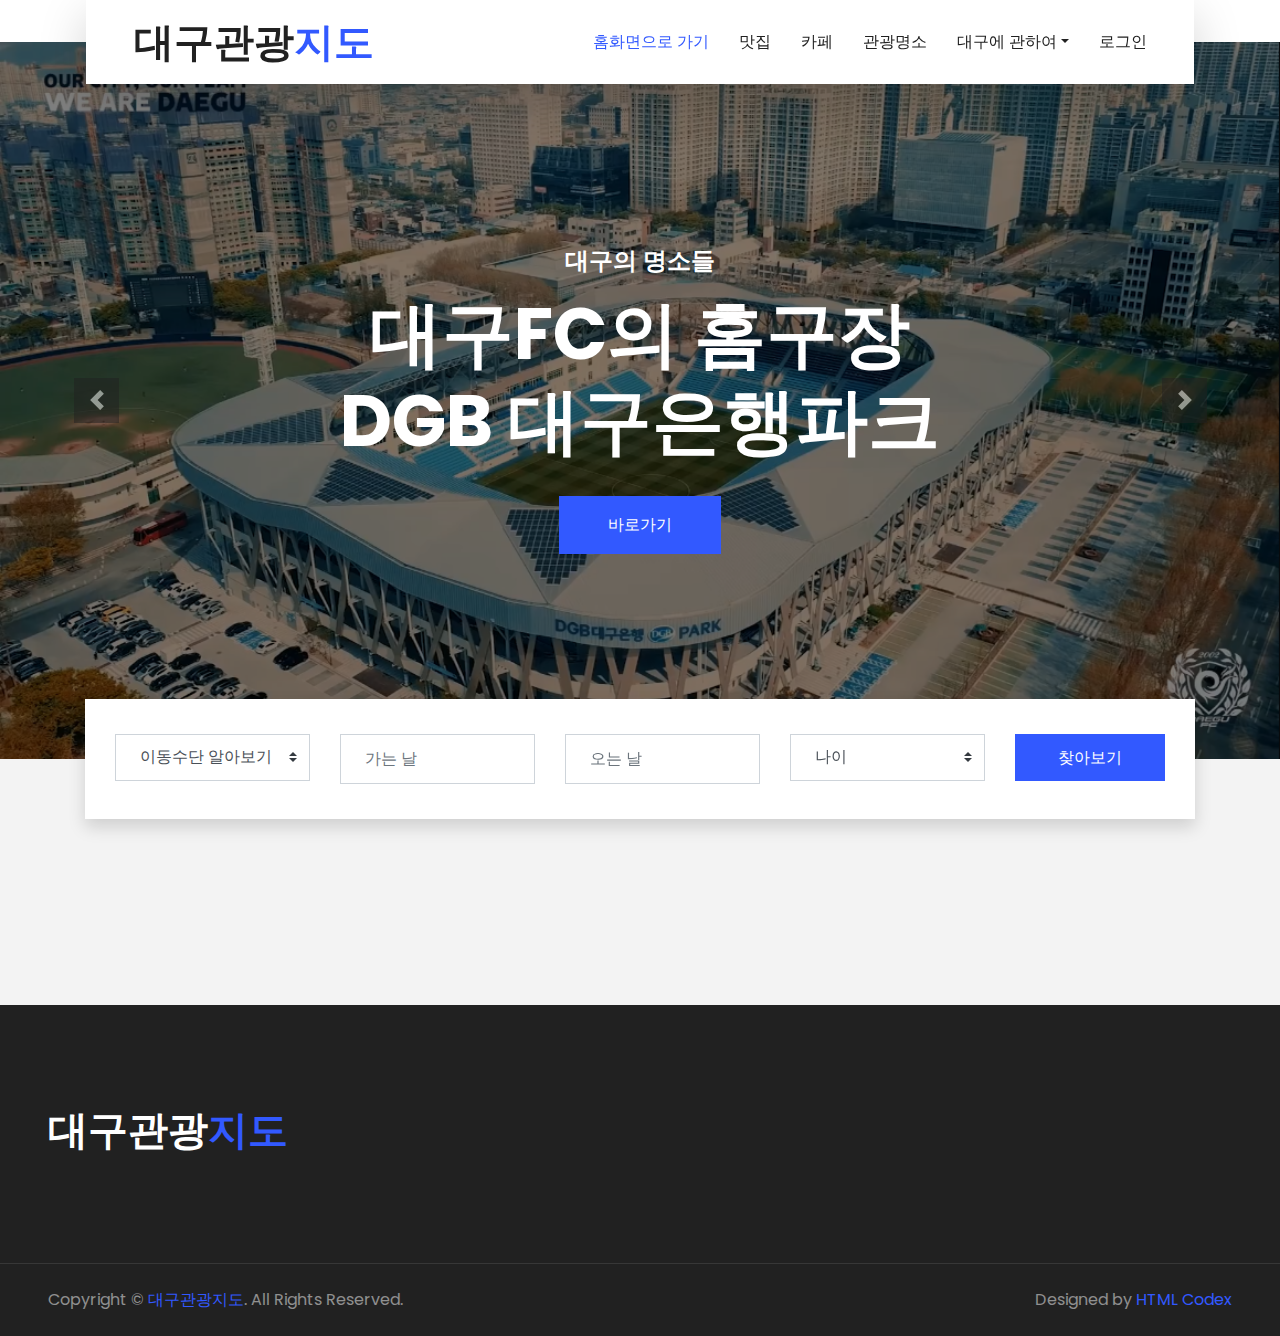
<file: index.html>
<!DOCTYPE html>
<html lang="ko">

<head>
  <meta charset="utf-8">
  <title>대구관광지도</title>
  <meta content="width=device-width, initial-scale=1.0" name="viewport">
  <meta content="Free HTML Templates" name="keywords">
  <meta content="Free HTML Templates" name="description">

  <!-- Favicon -->
  <link href="img/favicon.ico" rel="icon">

  <!-- Google Web Fonts -->
  <link rel="preconnect" href="https://fonts.gstatic.com">
  <link href="https://fonts.googleapis.com/css2?family=Poppins:wght@400;500;600;700&display=swap" rel="stylesheet">

  <!-- Font Awesome -->
  <link href="https://cdnjs.cloudflare.com/ajax/libs/font-awesome/5.10.0/css/all.min.css" rel="stylesheet">

  <!-- Libraries Stylesheet -->
  <link href="lib/owlcarousel/assets/owl.carousel.min.css" rel="stylesheet">
  <link href="lib/tempusdominus/css/tempusdominus-bootstrap-4.min.css" rel="stylesheet" />

  <!-- Customized Bootstrap Stylesheet -->
  <link href="css/style.css" rel="stylesheet">
</head>

<body>
  <!-- Navbar Start -->
  <div class="container-fluid position-relative nav-bar p-0">
    <div class="container-lg position-relative p-0 px-lg-3" style="z-index: 9;">
      <nav class="navbar navbar-expand-lg bg-light navbar-light shadow-lg py-3 py-lg-0 pl-3 pl-lg-5">
        <a href="index.html" class="navbar-brand">
          <h1 class="m-0 text-primary"><span class="text-dark">대구관광</span>지도</h1>
        </a>
        <button type="button" class="navbar-toggler" data-toggle="collapse" data-target="#navbarCollapse">
          <span class="navbar-toggler-icon"></span>
        </button>
        <div class="collapse navbar-collapse justify-content-between px-3" id="navbarCollapse">
          <div class="navbar-nav ml-auto py-0">
            <a href="index.html" class="nav-item nav-link active">홈화면으로 가기</a>
            <a href="restaurant.html" class="nav-item nav-link">맛집</a>
            <a href="cafe.html" class="nav-item nav-link">카페</a>
            <a href="tour.html" class="nav-item nav-link">관광명소</a>
            <div class="nav-item dropdown">
              <a href="#" class="nav-link dropdown-toggle" data-toggle="dropdown">대구에 관하여</a>
              <div class="dropdown-menu border-0 rounded-0 m-0">
                <a href="festival.html" class="dropdown-item">축제 및 행사</a>
                <a href="user.html" class="dropdown-item">사용자 추천 커뮤니티</a>
                <a href="traffic.html" class="dropdown-item">대중교통 알아보기</a>
                <a href="https://www.daegu.go.kr/index.do" class="dropdown-item">대구광역시 홈페이지</a>
              </div>
            </div>
            <a href="login.html" class="nav-item nav-link">로그인</a>
          </div>
        </div>
      </nav>
    </div>
  </div>
  <!-- Navbar End -->


  <!-- Carousel Start -->
  <div class="container-fluid p-0">
    <div id="header-carousel" class="carousel slide" data-ride="carousel">
      <div class="carousel-inner">
        <div class="carousel-item active">
          <img class="w-100" src="img/dgbstadium.jpg" alt="Image">
          <div class="carousel-caption d-flex flex-column align-items-center justify-content-center">
            <div class="p-3" style="max-width: 900px;">
              <h4 class="text-white text-uppercase mb-md-3">대구의 명소들</h4>
              <h1 class="display-3 text-white mb-md-4">대구FC의 홈구장<br>DGB 대구은행파크</h1>
              <a href="https://daegufc.co.kr/main/" class="btn btn-primary py-md-3 px-md-5 mt-2">바로가기</a>
            </div>
          </div>
        </div>
        <div class="carousel-item">
          <img class="w-100" src="img/eworld.jpg" alt="Image">
          <div class="carousel-caption d-flex flex-column align-items-center justify-content-center">
            <div class="p-3" style="max-width: 900px;">
              <h4 class="text-white text-uppercase mb-md-3">대구의 명소들</h4>
              <h1 class="display-3 text-white mb-md-4">대구광역시 테마파크<br>이월드</h1>
              <a href="https://eworld.kr/" class="btn btn-primary py-md-3 px-md-5 mt-2">바로가기</a>
            </div>
          </div>
        </div>
      </div>
      <a class="carousel-control-prev" href="#header-carousel" data-slide="prev">
        <div class="btn btn-dark" style="width: 45px; height: 45px;">
          <span class="carousel-control-prev-icon mb-n2"></span>
        </div>
      </a>
      <a class="carousel-control-next" href="#header-carousel" data-slide="next">
        <div class="btn btn-dark" style="width: 45px; height: 45px;">
          <span class="carousel-control-next-icon mb-n2"></span>
        </div>
      </a>
    </div>
  </div>
  <!-- Carousel End -->


  <!-- Booking Start -->
  <div class="container-fluid booking mt-5 pb-5">
    <div class="container pb-5">
      <div class="bg-light shadow" style="padding: 30px;">
        <div class="row align-items-center" style="min-height: 60px;">
          <div class="col-md-10">
            <div class="row">
              <div class="col-md-3">
                <div class="mb-3 mb-md-0">
                  <select class="custom-select px-4" style="height: 47px;">
                    <option selected>이동수단 알아보기</option>
                    <option value="1">항공권</option>
                    <option value="2">기차표</option>
                    <option value="3">시외버스</option>
                  </select>
                </div>
              </div>
              <div class="col-md-3">
                <div class="mb-3 mb-md-0">
                  <div class="date" id="date1" data-target-input="nearest">
                    <input type="text" class="form-control p-4 datetimepicker-input" placeholder="가는 날" data-target="#date1" data-toggle="datetimepicker"/>
                  </div>
                </div>
              </div>
              <div class="col-md-3">
                <div class="mb-3 mb-md-0">
                  <div class="date" id="date2" data-target-input="nearest">
                    <input type="text" class="form-control p-4 datetimepicker-input" placeholder="오는 날" data-target="#date2" data-toggle="datetimepicker"/>
                  </div>
                </div>
              </div>
              <div class="col-md-3">
                <div class="mb-3 mb-md-0">
                  <select class="custom-select px-4" style="height: 47px;">
                    <option selected>나이</option>
                    <option value="1">만 19세 이상</option>
                    <option value="2">만 12세 이상</option>
                    <option value="2">만 12세 미만</option>
                    <option value="2">만 65세 이상</option>
                  </select>
                </div>
              </div>
            </div>
          </div>
          <div class="col-md-2">
            <button class="btn btn-primary btn-block" type="submit" style="height: 47px; margin-top: -2px;">찾아보기</button>
          </div>
        </div>
      </div>
    </div>
  </div>
  <!-- Booking End -->

  <!-- Footer Start -->
  <div class="container-fluid bg-dark text-white-50 py-5 px-sm-3 px-lg-5" style="margin-top: 90px;">
    <div class="row pt-5">
      <div class="col-lg-3 col-md-6 mb-5">
        <a href="" class="navbar-brand">
          <h1 class="text-primary"><span class="text-white">대구관광</span>지도</h1>
        </a>
      </div>
    </div>
  </div>
  <div class="container-fluid bg-dark text-white border-top py-4 px-sm-3 px-md-5" style="border-color: rgba(256, 256, 256, .1) !important;">
    <div class="row">
      <div class="col-lg-6 text-center text-md-left mb-3 mb-md-0">
        <p class="m-0 text-white-50">Copyright &copy; <a href="index.html">대구관광지도</a>. All Rights Reserved.</a>
        </p>
      </div>
      <div class="col-lg-6 text-center text-md-right">
        <p class="m-0 text-white-50">Designed by <a href="https://htmlcodex.com">HTML Codex</a>
        </p>
      </div>
    </div>
  </div>
  <!-- Footer End -->


  <!-- Back to Top -->
  <a href="#" class="btn btn-lg btn-primary btn-lg-square back-to-top"><i class="fa fa-angle-double-up"></i></a>


  <!-- JavaScript Libraries -->
  <script src="https://code.jquery.com/jquery-3.4.1.min.js"></script>
  <script src="https://stackpath.bootstrapcdn.com/bootstrap/4.4.1/js/bootstrap.bundle.min.js"></script>
  <script src="lib/easing/easing.min.js"></script>
  <script src="lib/owlcarousel/owl.carousel.min.js"></script>
  <script src="lib/tempusdominus/js/moment.min.js"></script>
  <script src="lib/tempusdominus/js/moment-timezone.min.js"></script>
  <script src="lib/tempusdominus/js/tempusdominus-bootstrap-4.min.js"></script>

  <!-- Contact Javascript File -->
  <script src="mail/jqBootstrapValidation.min.js"></script>
  <script src="mail/contact.js"></script>

  <!-- Template Javascript -->
  <script src="js/main.js"></script>
</body>

</html>
</file>
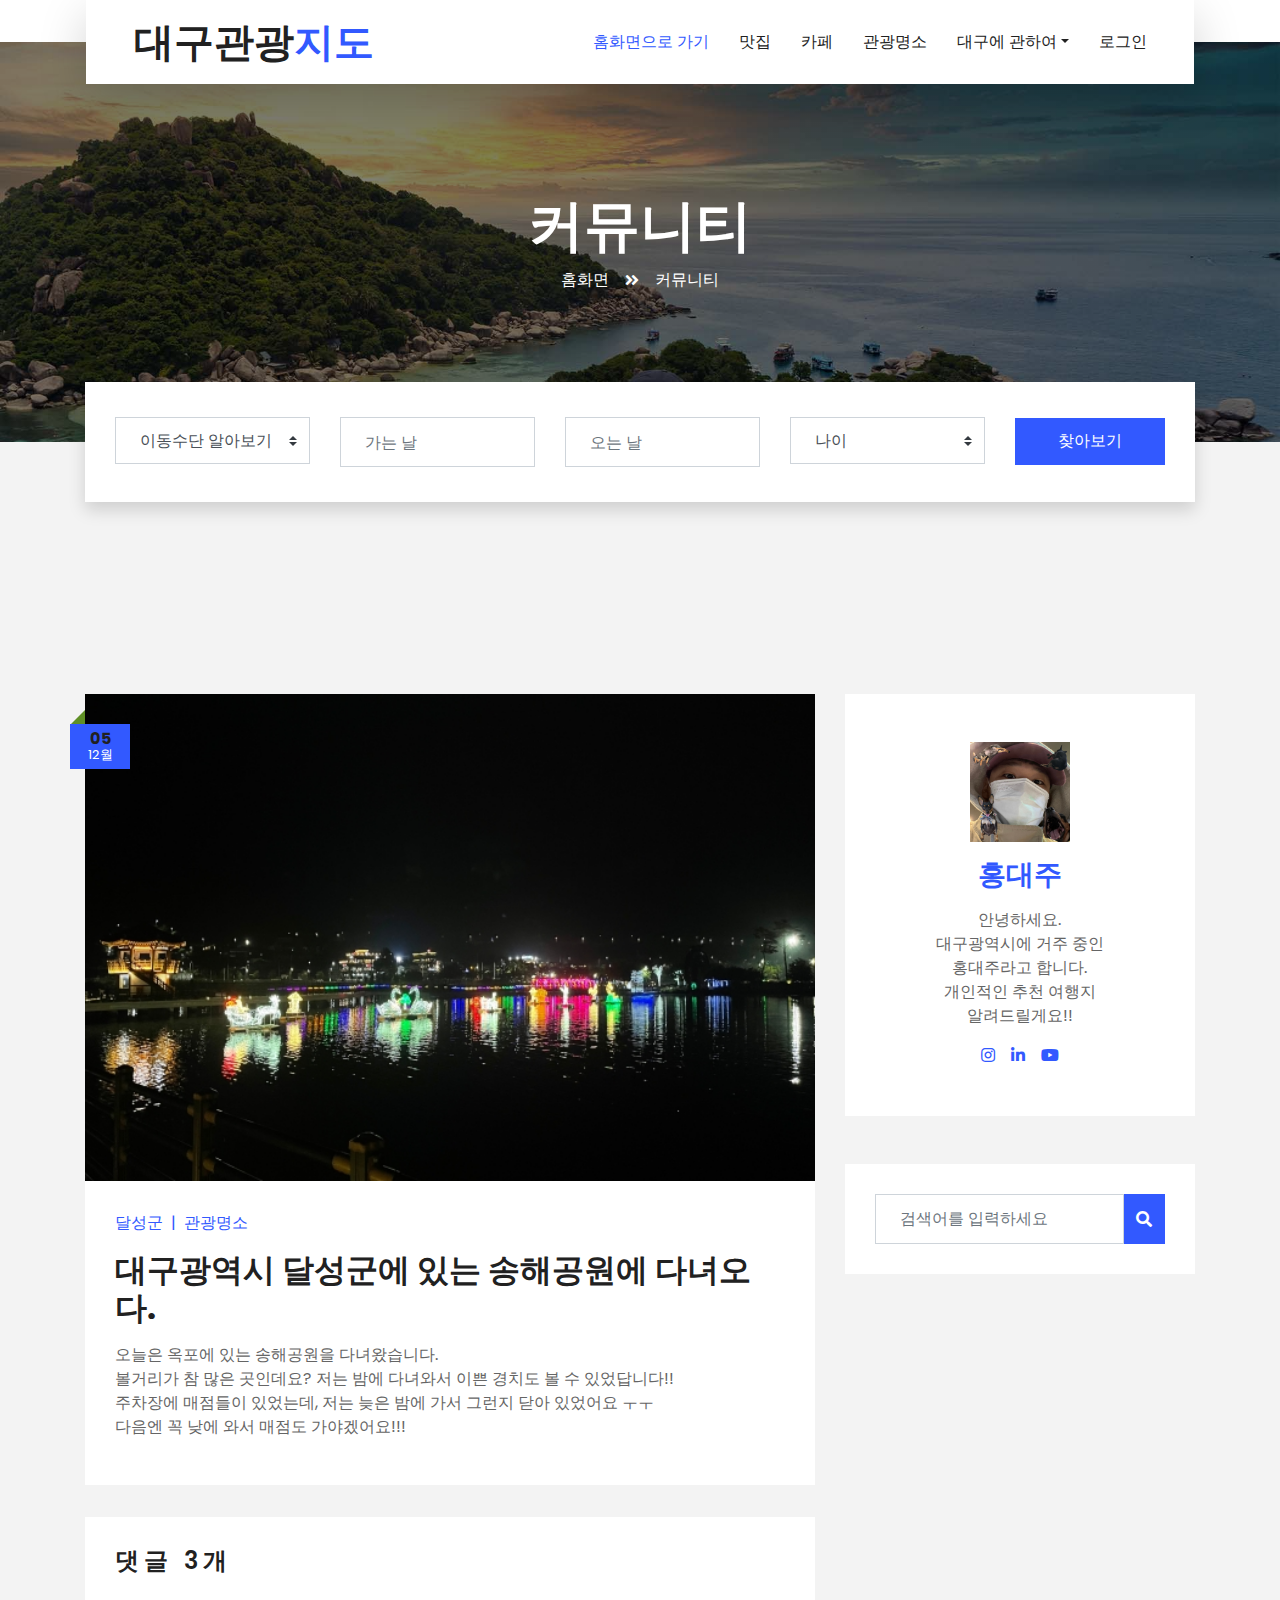
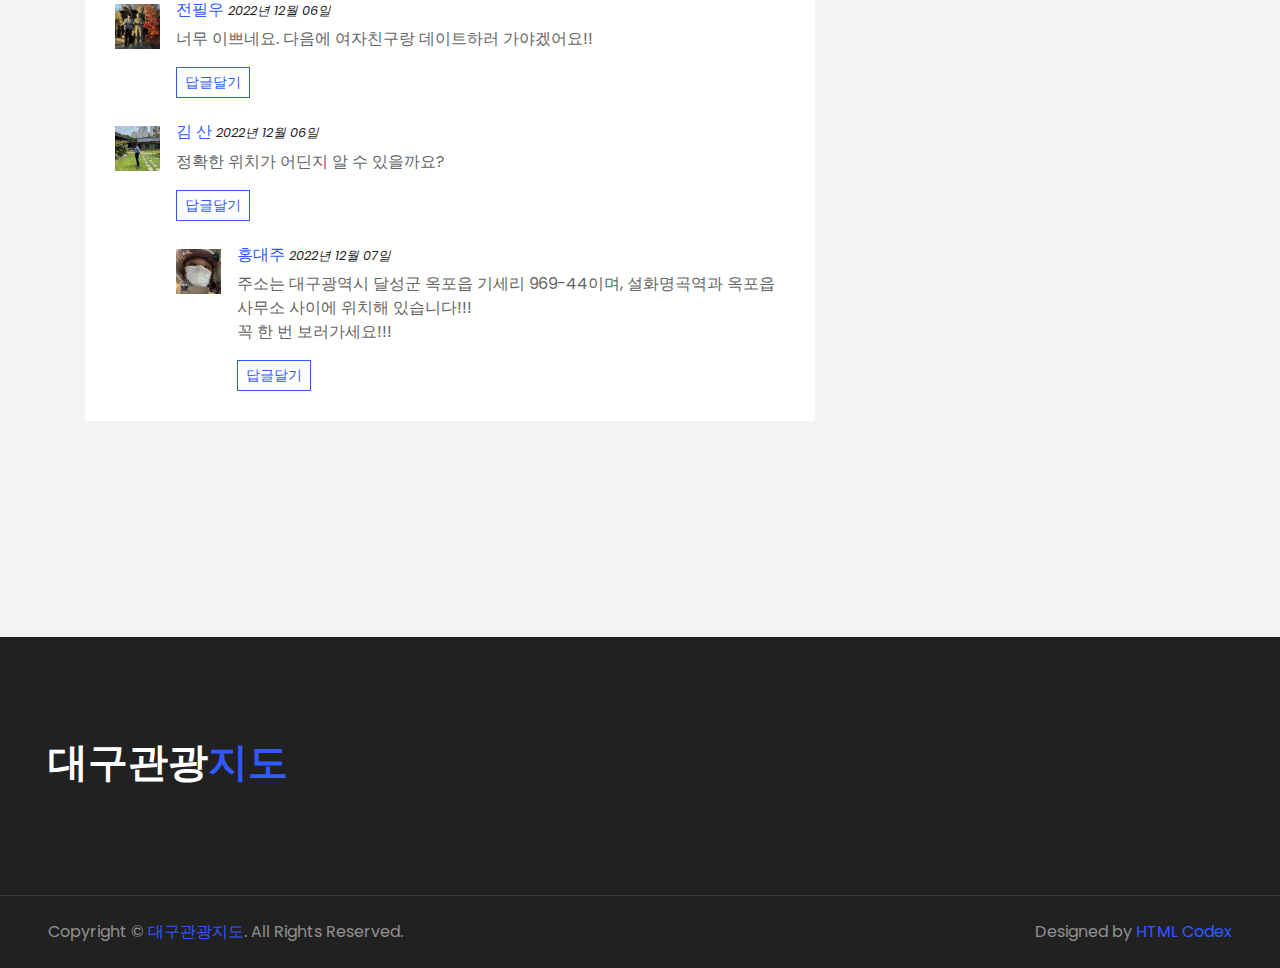
<file: bae.html>
<!DOCTYPE html>
<html lang="en">

<head>
  <meta charset="utf-8">
  <title>대구관광지도</title>
  <meta content="width=device-width, initial-scale=1.0" name="viewport">
  <meta content="Free HTML Templates" name="keywords">
  <meta content="Free HTML Templates" name="description">

  <!-- Favicon -->
  <link href="img/favicon.ico" rel="icon">

  <!-- Google Web Fonts -->
  <link rel="preconnect" href="https://fonts.gstatic.com">
  <link href="https://fonts.googleapis.com/css2?family=Poppins:wght@400;500;600;700&display=swap" rel="stylesheet">

  <!-- Font Awesome -->
  <link href="https://cdnjs.cloudflare.com/ajax/libs/font-awesome/5.10.0/css/all.min.css" rel="stylesheet">

  <!-- Libraries Stylesheet -->
  <link href="lib/owlcarousel/assets/owl.carousel.min.css" rel="stylesheet">
  <link href="lib/tempusdominus/css/tempusdominus-bootstrap-4.min.css" rel="stylesheet" />

  <!-- Customized Bootstrap Stylesheet -->
  <link href="css/style.css" rel="stylesheet">
</head>

<body>
  <!-- Navbar Start -->
  <div class="container-fluid position-relative nav-bar p-0">
    <div class="container-lg position-relative p-0 px-lg-3" style="z-index: 9;">
      <nav class="navbar navbar-expand-lg bg-light navbar-light shadow-lg py-3 py-lg-0 pl-3 pl-lg-5">
        <a href="index.html" class="navbar-brand">
          <h1 class="m-0 text-primary"><span class="text-dark">대구관광</span>지도</h1>
        </a>
        <button type="button" class="navbar-toggler" data-toggle="collapse" data-target="#navbarCollapse">
          <span class="navbar-toggler-icon"></span>
        </button>
        <div class="collapse navbar-collapse justify-content-between px-3" id="navbarCollapse">
          <div class="navbar-nav ml-auto py-0">
            <a href="index.html" class="nav-item nav-link active">홈화면으로 가기</a>
            <a href="restaurant.html" class="nav-item nav-link">맛집</a>
            <a href="cafe.html" class="nav-item nav-link">카페</a>
            <a href="tour.html" class="nav-item nav-link">관광명소</a>
            <div class="nav-item dropdown">
              <a href="#" class="nav-link dropdown-toggle" data-toggle="dropdown">대구에 관하여</a>
              <div class="dropdown-menu border-0 rounded-0 m-0">
                <a href="festival.html" class="dropdown-item">축제 및 행사</a>
                <a href="user.html" class="dropdown-item">사용자 추천 커뮤니티</a>
                <a href="traffic.html" class="dropdown-item">대중교통 알아보기</a>
                <a href="https://www.daegu.go.kr/index.do" class="dropdown-item">대구광역시 홈페이지</a>
              </div>
            </div>
            <a href="login.html" class="nav-item nav-link">로그인</a>
          </div>
        </div>
      </nav>
    </div>
  </div>
  <!-- Navbar End -->


  <!-- Header Start -->
  <div class="container-fluid page-header">
    <div class="container">
      <div class="d-flex flex-column align-items-center justify-content-center" style="min-height: 400px">
        <h3 class="display-4 text-white text-uppercase">커뮤니티</h3>
        <div class="d-inline-flex text-white">
          <p class="m-0 text-uppercase"><a class="text-white" href="index.html">홈화면</a></p>
          <i class="fa fa-angle-double-right pt-1 px-3"></i>
          <p class="m-0 text-uppercase">커뮤니티</p>
        </div>
      </div>
    </div>
  </div>
  <!-- Header End -->


  <!-- Booking Start -->
  <div class="container-fluid booking mt-5 pb-5">
    <div class="container pb-5">
      <div class="bg-light shadow" style="padding: 30px;">
        <div class="row align-items-center" style="min-height: 60px;">
          <div class="col-md-10">
            <div class="row">
              <div class="col-md-3">
                <div class="mb-3 mb-md-0">
                  <select class="custom-select px-4" style="height: 47px;">
                    <option selected>이동수단 알아보기</option>
                    <option value="1">항공권</option>
                    <option value="2">기차표</option>
                    <option value="3">시외버스</option>
                  </select>
                </div>
              </div>
              <div class="col-md-3">
                <div class="mb-3 mb-md-0">
                  <div class="date" id="date1" data-target-input="nearest">
                    <input type="text" class="form-control p-4 datetimepicker-input" placeholder="가는 날" data-target="#date1" data-toggle="datetimepicker"/>
                  </div>
                </div>
              </div>
              <div class="col-md-3">
                <div class="mb-3 mb-md-0">
                  <div class="date" id="date2" data-target-input="nearest">
                    <input type="text" class="form-control p-4 datetimepicker-input" placeholder="오는 날" data-target="#date2" data-toggle="datetimepicker"/>
                  </div>
                </div>
              </div>
              <div class="col-md-3">
                <div class="mb-3 mb-md-0">
                  <select class="custom-select px-4" style="height: 47px;">
                    <option selected>나이</option>
                    <option value="1">만 19세 이상</option>
                    <option value="2">만 12세 이상</option>
                    <option value="2">만 12세 미만</option>
                    <option value="2">만 65세 이상</option>
                  </select>
                </div>
              </div>
            </div>
          </div>
          <div class="col-md-2">
            <button class="btn btn-primary btn-block" type="submit" style="height: 47px; margin-top: -2px;">찾아보기</button>
          </div>
        </div>
      </div>
    </div>
  </div>
  <!-- Booking End -->


  <!-- Blog Start -->
  <div class="container-fluid py-5">
    <div class="container py-5">
      <div class="row">
        <div class="col-lg-8">
          <!-- Blog Detail Start -->
          <div class="pb-3">
            <div class="blog-item">
              <div class="position-relative">
                <img class="img-fluid w-100" src="img/songhae.jpg" alt="">
                <div class="blog-date">
                  <h6 class="font-weight-bold mb-n1">05</h6>
                  <small class="text-white text-uppercase">12월</small>
                </div>
              </div>
            </div>
            <div class="bg-white mb-3" style="padding: 30px;">
              <div class="d-flex mb-3">
                <a class="text-primary text-uppercase text-decoration-none" href="https://www.dalseong.daegu.kr/">달성군</a>
                <span class="text-primary px-2">|</span>
                <a class="text-primary text-uppercase text-decoration-none" href="tour.html">관광명소</a>
              </div>
              <h2 class="mb-3">대구광역시 달성군에 있는 송해공원에 다녀오다.</h2>
              <p>
              오늘은 옥포에 있는 송해공원을 다녀왔습니다.<br>
              볼거리가 참 많은 곳인데요? 저는 밤에 다녀와서 이쁜 경치도 볼 수 있었답니다!!<br>
              주차장에 매점들이 있었는데, 저는 늦은 밤에 가서 그런지 닫아 있었어요 ㅜㅜ<br>
              다음엔 꼭 낮에 와서 매점도 가야겠어요!!!<br>
              </p>
                    </div>
                  </div>
                  <!-- Blog Detail End -->

                  <!-- Comment List Start -->
                  <div class="bg-white" style="padding: 30px; margin-bottom: 30px;">
                    <h4 class="text-uppercase mb-4" style="letter-spacing: 5px;">댓글 3개</h4>
                    <div class="media mb-4">
                      <img src="img/jeon.jpg" alt="Image" class="img-fluid mr-3 mt-1" style="width: 45px;">
                      <div class="media-body">
                        <h6><a href="">전필우</a> <small><i>2022년 12월 06일</i></small></h6>
                        <p>너무 이쁘네요. 다음에 여자친구랑 데이트하러 가야겠어요!!</p>
                          <button class="btn btn-sm btn-outline-primary">답글달기</button>
                        </div>
                      </div>
                      <div class="media">
                        <img src="img/kim.jpg" alt="Image" class="img-fluid mr-3 mt-1" style="width: 45px;">
                        <div class="media-body">
                          <h6><a href="">김 산</a> <small><i>2022년 12월 06일</i></small></h6>
                          <p>정확한 위치가 어딘지 알 수 있을까요?</p>
                            <button class="btn btn-sm btn-outline-primary">답글달기</button>
                            <div class="media mt-4">
                              <img src="img/hong.jpg" alt="Image" class="img-fluid mr-3 mt-1"
                              style="width: 45px;">
                              <div class="media-body">
                                <h6><a href="">홍대주</a> <small><i>2022년 12월 07일</i></small></h6>
                                <p>주소는 대구광역시 달성군 옥포읍 기세리 969-44이며, 설화명곡역과 옥포읍사무소 사이에 위치해 있습니다!!!<br>
                                꼭 한 번 보러가세요!!!</p>
                                  <button class="btn btn-sm btn-outline-primary">답글달기</button>
                                </div>
                              </div>
                            </div>
                          </div>
                        </div>
                        <!-- Comment List End -->


                        <!-- Comment Form End -->
                      </div>

                      <div class="col-lg-4 mt-5 mt-lg-0">
                        <!-- Author Bio -->
                        <div class="d-flex flex-column text-center bg-white mb-5 py-5 px-4">
                          <img src="img/hong.jpg" class="img-fluid mx-auto mb-3" style="width: 100px;">
                          <h3 class="text-primary mb-3">홍대주</h3>
                          <p>안녕하세요.<br>대구광역시에 거주 중인<br>홍대주라고 합니다.<br>개인적인 추천 여행지<br>알려드릴게요!!</p>
                          <div class="d-flex justify-content-center">
                            <a class="text-primary px-2" href="https://www.instagram.com/toshinebutnotflash/">
                              <i class="fab fa-instagram"></i>
                            </a>
                            <a class="text-primary px-2" href="bae.html">
                              <i class="fab fa-linkedin-in"></i>
                            </a>
                            <a class="text-primary px-2" href="https://www.youtube.com/channel/UCJlRja0iV7szHrj1CaTr4AQ">
                              <i class="fab fa-youtube"></i>
                            </a>
                          </div>
                        </div>

                        <!-- Search Form -->
                        <div class="mb-5">
                          <div class="bg-white" style="padding: 30px;">
                            <div class="input-group">
                              <input type="text" class="form-control p-4" placeholder="검색어를 입력하세요">
                              <div class="input-group-append">
                                <span class="input-group-text bg-primary border-primary text-white"><i
                                  class="fa fa-search"></i></span>
                                </div>
                              </div>
                            </div>
                          </div>
                        </div>
                      </div>
                    </div>
                  </div>
                  <!-- Blog End -->


                  <!-- Footer Start -->
                  <div class="container-fluid bg-dark text-white-50 py-5 px-sm-3 px-lg-5" style="margin-top: 90px;">
                    <div class="row pt-5">
                      <div class="col-lg-3 col-md-6 mb-5">
                        <a href="" class="navbar-brand">
                          <h1 class="text-primary"><span class="text-white">대구관광</span>지도</h1>
                        </a>
                      </div>
                    </div>
                  </div>
                  <div class="container-fluid bg-dark text-white border-top py-4 px-sm-3 px-md-5" style="border-color: rgba(256, 256, 256, .1) !important;">
                    <div class="row">
                      <div class="col-lg-6 text-center text-md-left mb-3 mb-md-0">
                        <p class="m-0 text-white-50">Copyright &copy; <a href="index.html">대구관광지도</a>. All Rights Reserved.</a>
                        </p>
                      </div>
                      <div class="col-lg-6 text-center text-md-right">
                        <p class="m-0 text-white-50">Designed by <a href="https://htmlcodex.com">HTML Codex</a>
                        </p>
                      </div>
                    </div>
                  </div>
                  <!-- Footer End -->


                  <!-- Back to Top -->
                  <a href="#" class="btn btn-lg btn-primary btn-lg-square back-to-top"><i class="fa fa-angle-double-up"></i></a>


                  <!-- JavaScript Libraries -->
                  <script src="https://code.jquery.com/jquery-3.4.1.min.js"></script>
                  <script src="https://stackpath.bootstrapcdn.com/bootstrap/4.4.1/js/bootstrap.bundle.min.js"></script>
                  <script src="lib/easing/easing.min.js"></script>
                  <script src="lib/owlcarousel/owl.carousel.min.js"></script>
                  <script src="lib/tempusdominus/js/moment.min.js"></script>
                  <script src="lib/tempusdominus/js/moment-timezone.min.js"></script>
                  <script src="lib/tempusdominus/js/tempusdominus-bootstrap-4.min.js"></script>

                  <!-- Contact Javascript File -->
                  <script src="mail/jqBootstrapValidation.min.js"></script>
                  <script src="mail/contact.js"></script>

                  <!-- Template Javascript -->
                  <script src="js/main.js"></script>
                </body>

                </html>
</file>
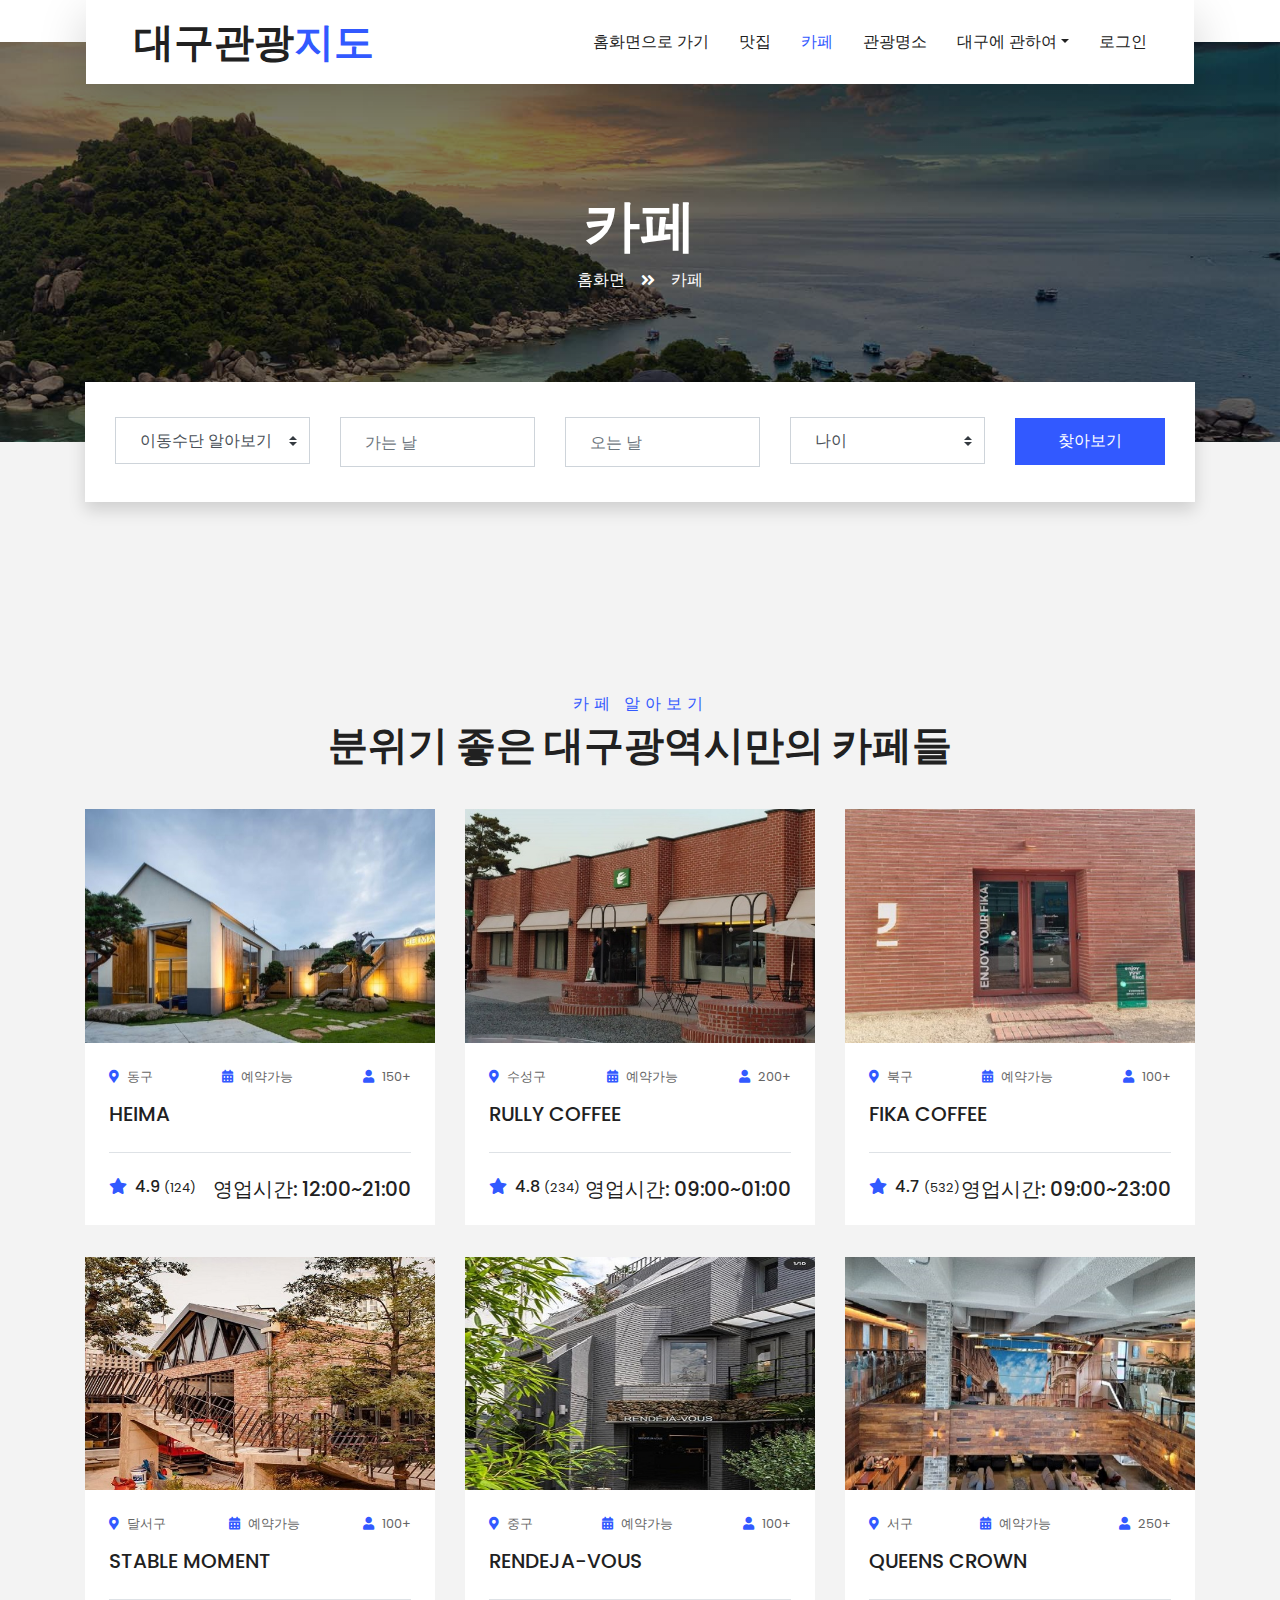
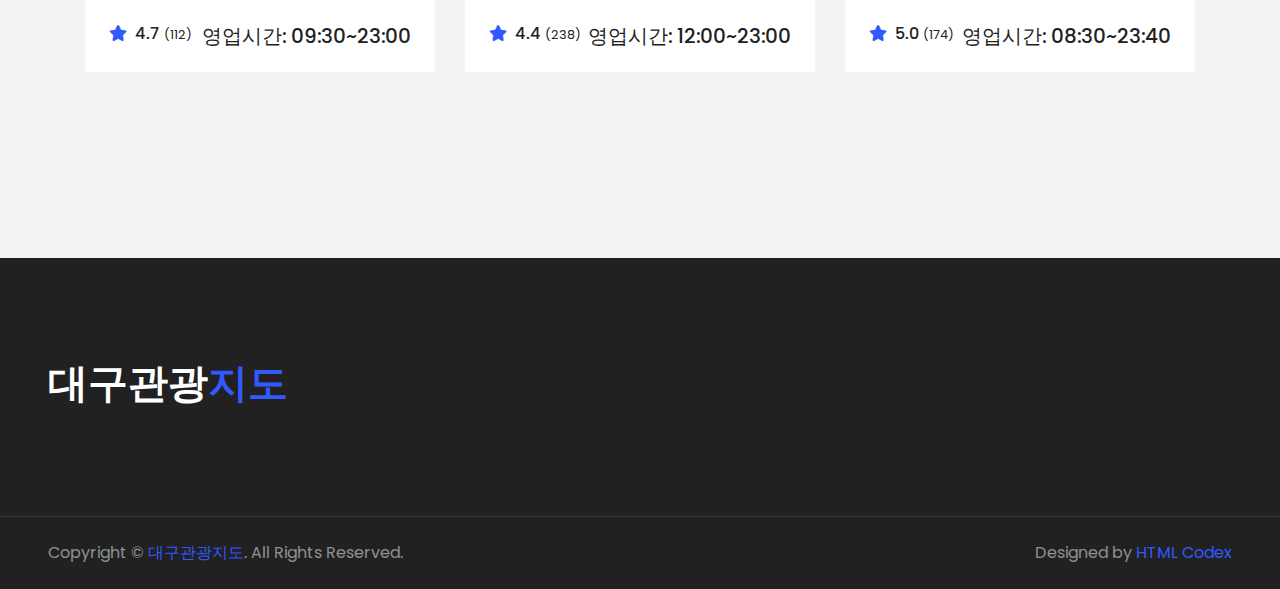
<file: cafe.html>
<!DOCTYPE html>
<html lang="ko">

<head>
  <meta charset="utf-8">
  <title>대구관광지도</title>
  <meta content="width=device-width, initial-scale=1.0" name="viewport">
  <meta content="Free HTML Templates" name="keywords">
  <meta content="Free HTML Templates" name="description">

  <!-- Favicon -->
  <link href="img/favicon.ico" rel="icon">

  <!-- Google Web Fonts -->
  <link rel="preconnect" href="https://fonts.gstatic.com">
  <link href="https://fonts.googleapis.com/css2?family=Poppins:wght@400;500;600;700&display=swap" rel="stylesheet">

  <!-- Font Awesome -->
  <link href="https://cdnjs.cloudflare.com/ajax/libs/font-awesome/5.10.0/css/all.min.css" rel="stylesheet">

  <!-- Libraries Stylesheet -->
  <link href="lib/owlcarousel/assets/owl.carousel.min.css" rel="stylesheet">
  <link href="lib/tempusdominus/css/tempusdominus-bootstrap-4.min.css" rel="stylesheet" />

  <!-- Customized Bootstrap Stylesheet -->
  <link href="css/style.css" rel="stylesheet">
</head>

<body>
  <!-- Navbar Start -->
  <div class="container-fluid position-relative nav-bar p-0">
    <div class="container-lg position-relative p-0 px-lg-3" style="z-index: 9;">
      <nav class="navbar navbar-expand-lg bg-light navbar-light shadow-lg py-3 py-lg-0 pl-3 pl-lg-5">
        <a href="index.html" class="navbar-brand">
          <h1 class="m-0 text-primary"><span class="text-dark">대구관광</span>지도</h1>
        </a>
        <button type="button" class="navbar-toggler" data-toggle="collapse" data-target="#navbarCollapse">
          <span class="navbar-toggler-icon"></span>
        </button>
        <div class="collapse navbar-collapse justify-content-between px-3" id="navbarCollapse">
          <div class="navbar-nav ml-auto py-0">
            <a href="index.html" class="nav-item nav-link">홈화면으로 가기</a>
            <a href="restaurant.html" class="nav-item nav-link">맛집</a>
            <a href="cafe.html" class="nav-item nav-link active">카페</a>
            <a href="tour.html" class="nav-item nav-link">관광명소</a>
            <div class="nav-item dropdown">
              <a href="#" class="nav-link dropdown-toggle" data-toggle="dropdown">대구에 관하여</a>
              <div class="dropdown-menu border-0 rounded-0 m-0">
                <a href="festival.html" class="dropdown-item">축제 및 행사</a>
                <a href="user.html" class="dropdown-item">사용자 추천 커뮤니티</a>
                <a href="traffic.html" class="dropdown-item">대중교통 알아보기</a>
                <a href="https://www.daegu.go.kr/index.do" class="dropdown-item">대구광역시 홈페이지</a>
              </div>
            </div>
            <a href="login.html" class="nav-item nav-link">로그인</a>
          </div>
        </div>
      </nav>
    </div>
  </div>
  <!-- Navbar End -->


  <!-- Header Start -->
  <div class="container-fluid page-header">
    <div class="container">
      <div class="d-flex flex-column align-items-center justify-content-center" style="min-height: 400px">
        <h3 class="display-4 text-white text-uppercase">카페</h3>
        <div class="d-inline-flex text-white">
          <p class="m-0 text-uppercase"><a class="text-white" href="index.html">홈화면</a></p>
          <i class="fa fa-angle-double-right pt-1 px-3"></i>
          <p class="m-0 text-uppercase">카페</p>
        </div>
      </div>
    </div>
  </div>
  <!-- Header End -->


  <!-- Booking Start -->
  <div class="container-fluid booking mt-5 pb-5">
    <div class="container pb-5">
      <div class="bg-light shadow" style="padding: 30px;">
        <div class="row align-items-center" style="min-height: 60px;">
          <div class="col-md-10">
            <div class="row">
              <div class="col-md-3">
                <div class="mb-3 mb-md-0">
                  <select class="custom-select px-4" style="height: 47px;">
                    <option selected>이동수단 알아보기</option>
                    <option value="1">항공권</option>
                    <option value="2">기차표</option>
                    <option value="3">시외버스</option>
                  </select>
                </div>
              </div>
              <div class="col-md-3">
                <div class="mb-3 mb-md-0">
                  <div class="date" id="date1" data-target-input="nearest">
                    <input type="text" class="form-control p-4 datetimepicker-input" placeholder="가는 날" data-target="#date1" data-toggle="datetimepicker"/>
                  </div>
                </div>
              </div>
              <div class="col-md-3">
                <div class="mb-3 mb-md-0">
                  <div class="date" id="date2" data-target-input="nearest">
                    <input type="text" class="form-control p-4 datetimepicker-input" placeholder="오는 날" data-target="#date2" data-toggle="datetimepicker"/>
                  </div>
                </div>
              </div>
              <div class="col-md-3">
                <div class="mb-3 mb-md-0">
                  <select class="custom-select px-4" style="height: 47px;">
                    <option selected>나이</option>
                    <option value="1">만 19세 이상</option>
                    <option value="2">만 12세 이상</option>
                    <option value="2">만 12세 미만</option>
                    <option value="2">만 65세 이상</option>
                  </select>
                </div>
              </div>
            </div>
          </div>
          <div class="col-md-2">
            <button class="btn btn-primary btn-block" type="submit" style="height: 47px; margin-top: -2px;">찾아보기</button>
          </div>
        </div>
      </div>
    </div>
  </div>
  <!-- Booking End -->


  <!-- Packages Start -->
  <div class="container-fluid py-5">
    <div class="container pt-5 pb-3">
      <div class="text-center mb-3 pb-3">
        <h6 class="text-primary text-uppercase" style="letter-spacing: 5px;">카페 알아보기</h6>
        <h1>분위기 좋은 대구광역시만의 카페들</h1>
      </div>
      <div class="row">
        <div class="col-lg-4 col-md-6 mb-4">
          <div class="package-item bg-white mb-2">
            <img class="img-fluid" src="img/heima.JPG" alt="">
            <div class="p-4">
              <div class="d-flex justify-content-between mb-3">
                <small class="m-0"><i class="fa fa-map-marker-alt text-primary mr-2"></i>동구</small>
                <small class="m-0"><i class="fa fa-calendar-alt text-primary mr-2"></i>예약가능</small>
                <small class="m-0"><i class="fa fa-user text-primary mr-2"></i>150+</small>
              </div>
              <a class="h5 text-decoration-none" href="www.cafeheima.co.kr">HEIMA</a>
              <div class="border-top mt-4 pt-4">
                <div class="d-flex justify-content-between">
                  <h6 class="m-0"><i class="fa fa-star text-primary mr-2"></i>4.9 <small>(124)</small></h6>
                  <h5 class="m-0">영업시간: 12:00~21:00</h5>
                </div>
              </div>
            </div>
          </div>
        </div>
        <div class="col-lg-4 col-md-6 mb-4">
          <div class="package-item bg-white mb-2">
            <img class="img-fluid" src="img/rully.JPG" alt="">
            <div class="p-4">
              <div class="d-flex justify-content-between mb-3">
                <small class="m-0"><i class="fa fa-map-marker-alt text-primary mr-2"></i>수성구</small>
                <small class="m-0"><i class="fa fa-calendar-alt text-primary mr-2"></i>예약가능</small>
                <small class="m-0"><i class="fa fa-user text-primary mr-2"></i>200+</small>
              </div>
              <a class="h5 text-decoration-none" href="https://www.rullycoffee.com/">RULLY COFFEE</a>
              <div class="border-top mt-4 pt-4">
                <div class="d-flex justify-content-between">
                  <h6 class="m-0"><i class="fa fa-star text-primary mr-2"></i>4.8 <small>(234)</small></h6>
                  <h5 class="m-0">영업시간: 09:00~01:00</h5>
                </div>
              </div>
            </div>
          </div>
        </div>
        <div class="col-lg-4 col-md-6 mb-4">
          <div class="package-item bg-white mb-2">
            <img class="img-fluid" src="img/fika.JPG" alt="">
            <div class="p-4">
              <div class="d-flex justify-content-between mb-3">
                <small class="m-0"><i class="fa fa-map-marker-alt text-primary mr-2"></i>북구</small>
                <small class="m-0"><i class="fa fa-calendar-alt text-primary mr-2"></i>예약가능</small>
                <small class="m-0"><i class="fa fa-user text-primary mr-2"></i>100+</small>
              </div>
              <a class="h5 text-decoration-none" href="http://피카커피.com">FIKA COFFEE</a>
              <div class="border-top mt-4 pt-4">
                <div class="d-flex justify-content-between">
                  <h6 class="m-0"><i class="fa fa-star text-primary mr-2"></i>4.7 <small>(532)</small></h6>
                  <h5 class="m-0">영업시간: 09:00~23:00</h5>
                </div>
              </div>
            </div>
          </div>
        </div>
        <div class="col-lg-4 col-md-6 mb-4">
          <div class="package-item bg-white mb-2">
            <img class="img-fluid" src="img/stable.JPG" alt="">
            <div class="p-4">
              <div class="d-flex justify-content-between mb-3">
                <small class="m-0"><i class="fa fa-map-marker-alt text-primary mr-2"></i>달서구</small>
                <small class="m-0"><i class="fa fa-calendar-alt text-primary mr-2"></i>예약가능</small>
                <small class="m-0"><i class="fa fa-user text-primary mr-2"></i>100+</small>
              </div>
              <a class="h5 text-decoration-none" href="http://instagram.com/stable_moment02">STABLE MOMENT</a>
              <div class="border-top mt-4 pt-4">
                <div class="d-flex justify-content-between">
                  <h6 class="m-0"><i class="fa fa-star text-primary mr-2"></i>4.7 <small>(112)</small></h6>
                  <h5 class="m-0">영업시간: 09:30~23:00</h5>
                </div>
              </div>
            </div>
          </div>
        </div>
        <div class="col-lg-4 col-md-6 mb-4">
          <div class="package-item bg-white mb-2">
            <img class="img-fluid" src="img/rang.JPG" alt="">
            <div class="p-4">
              <div class="d-flex justify-content-between mb-3">
                <small class="m-0"><i class="fa fa-map-marker-alt text-primary mr-2"></i>중구</small>
                <small class="m-0"><i class="fa fa-calendar-alt text-primary mr-2"></i>예약가능</small>
                <small class="m-0"><i class="fa fa-user text-primary mr-2"></i>100+</small>
              </div>
              <a class="h5 text-decoration-none" href="https://www.instagram.com/rendejavous_daegu/">RENDEJA-VOUS</a>
              <div class="border-top mt-4 pt-4">
                <div class="d-flex justify-content-between">
                  <h6 class="m-0"><i class="fa fa-star text-primary mr-2"></i>4.4 <small>(238)</small></h6>
                  <h5 class="m-0">영업시간: 12:00~23:00</h5>
                </div>
              </div>
            </div>
          </div>
        </div>
        <div class="col-lg-4 col-md-6 mb-4">
          <div class="package-item bg-white mb-2">
            <img class="img-fluid" src="img/queen.JPG" alt="">
            <div class="p-4">
              <div class="d-flex justify-content-between mb-3">
                <small class="m-0"><i class="fa fa-map-marker-alt text-primary mr-2"></i>서구</small>
                <small class="m-0"><i class="fa fa-calendar-alt text-primary mr-2"></i>예약가능</small>
                <small class="m-0"><i class="fa fa-user text-primary mr-2"></i>250+</small>
              </div>
              <a class="h5 text-decoration-none" href="https://www.instagram.com/#queenscrown.bakerycafe_daegu">QUEENS CROWN</a>
              <div class="border-top mt-4 pt-4">
                <div class="d-flex justify-content-between">
                  <h6 class="m-0"><i class="fa fa-star text-primary mr-2"></i>5.0 <small>(174)</small></h6>
                  <h5 class="m-0">영업시간: 08:30~23:40</h5>
                </div>
              </div>
            </div>
          </div>
        </div>
      </div>
    </div>
  </div>
  <!-- Packages End -->

  <!-- Footer Start -->
  <div class="container-fluid bg-dark text-white-50 py-5 px-sm-3 px-lg-5" style="margin-top: 90px;">
    <div class="row pt-5">
      <div class="col-lg-3 col-md-6 mb-5">
        <a href="" class="navbar-brand">
          <h1 class="text-primary"><span class="text-white">대구관광</span>지도</h1>
        </a>
      </div>
    </div>
  </div>
  <div class="container-fluid bg-dark text-white border-top py-4 px-sm-3 px-md-5" style="border-color: rgba(256, 256, 256, .1) !important;">
    <div class="row">
      <div class="col-lg-6 text-center text-md-left mb-3 mb-md-0">
        <p class="m-0 text-white-50">Copyright &copy; <a href="index.html">대구관광지도</a>. All Rights Reserved.</a>
        </p>
      </div>
      <div class="col-lg-6 text-center text-md-right">
        <p class="m-0 text-white-50">Designed by <a href="https://htmlcodex.com">HTML Codex</a>
        </p>
      </div>
    </div>
  </div>
  <!-- Footer End -->


  <!-- Back to Top -->
  <a href="#" class="btn btn-lg btn-primary btn-lg-square back-to-top"><i class="fa fa-angle-double-up"></i></a>


  <!-- JavaScript Libraries -->
  <script src="https://code.jquery.com/jquery-3.4.1.min.js"></script>
  <script src="https://stackpath.bootstrapcdn.com/bootstrap/4.4.1/js/bootstrap.bundle.min.js"></script>
  <script src="lib/easing/easing.min.js"></script>
  <script src="lib/owlcarousel/owl.carousel.min.js"></script>
  <script src="lib/tempusdominus/js/moment.min.js"></script>
  <script src="lib/tempusdominus/js/moment-timezone.min.js"></script>
  <script src="lib/tempusdominus/js/tempusdominus-bootstrap-4.min.js"></script>

  <!-- Contact Javascript File -->
  <script src="mail/jqBootstrapValidation.min.js"></script>
  <script src="mail/contact.js"></script>

  <!-- Template Javascript -->
  <script src="js/main.js"></script>
</body>

</html>
</file>
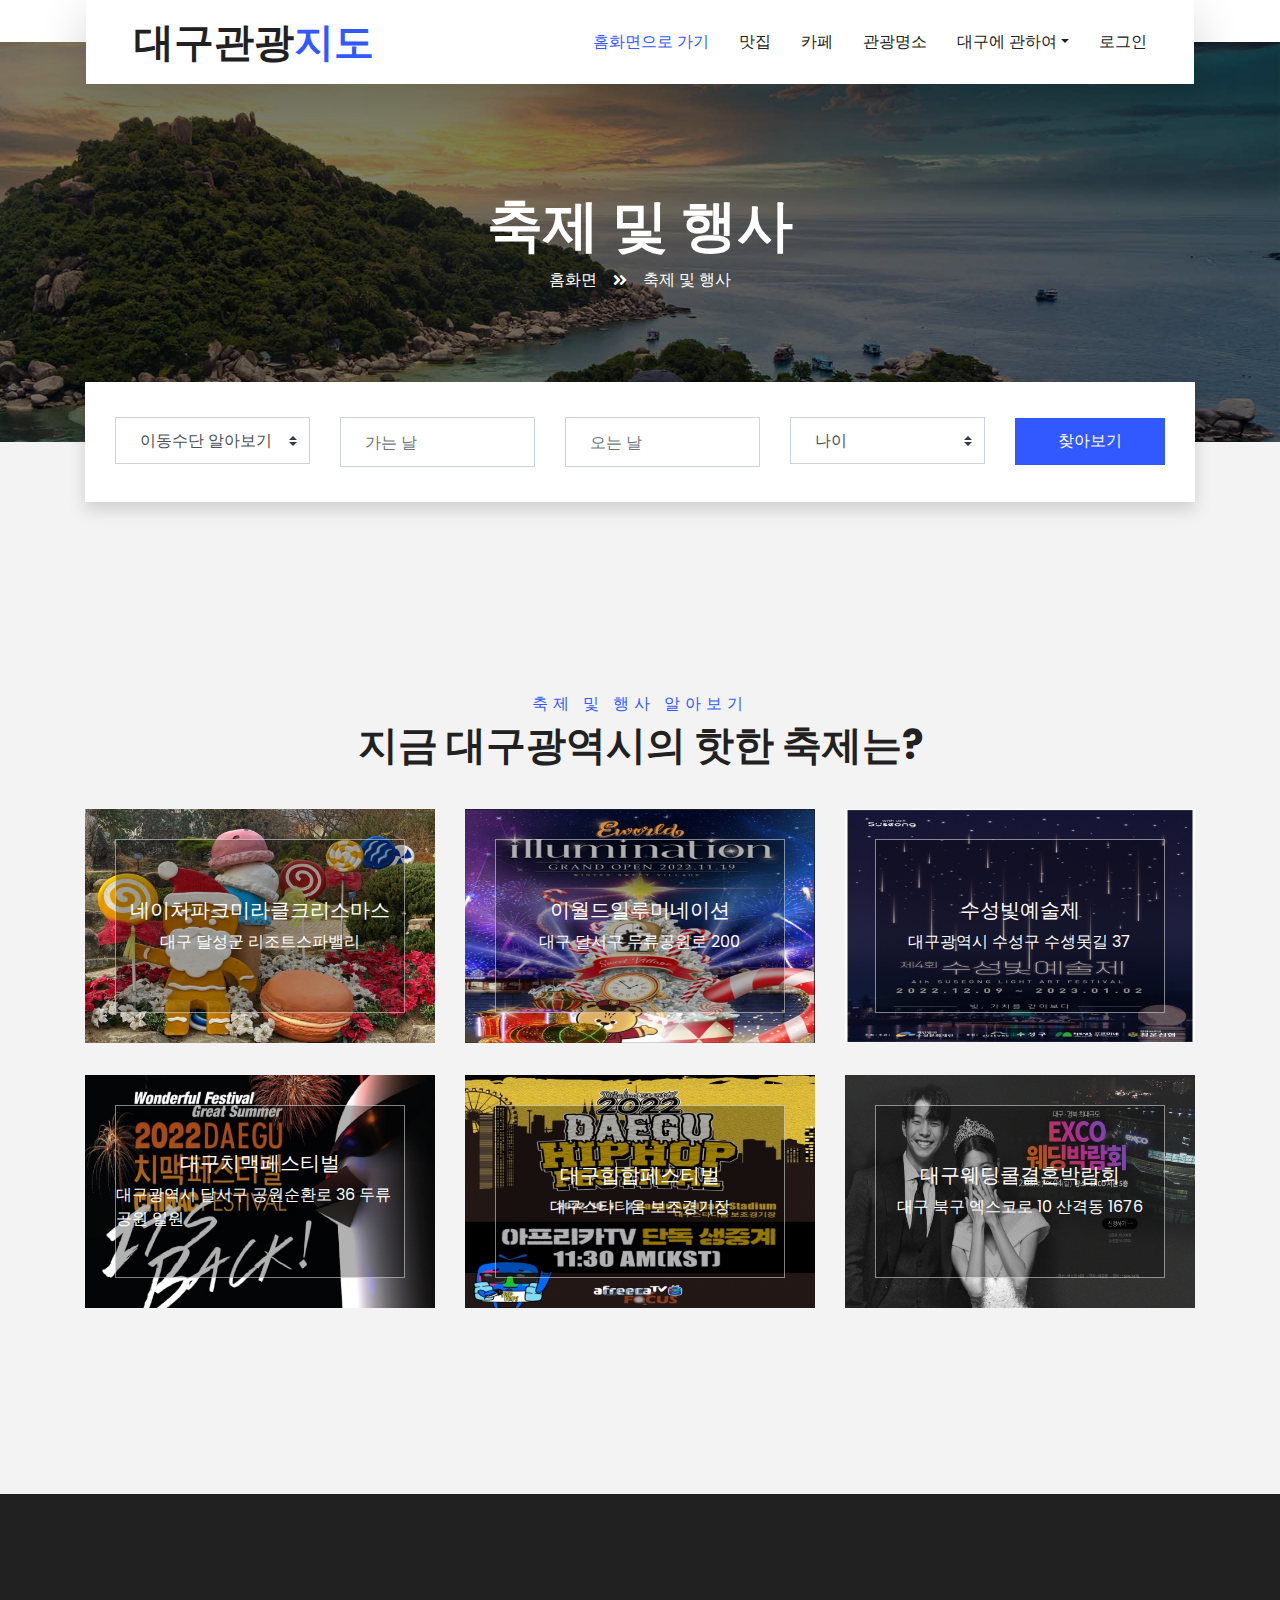
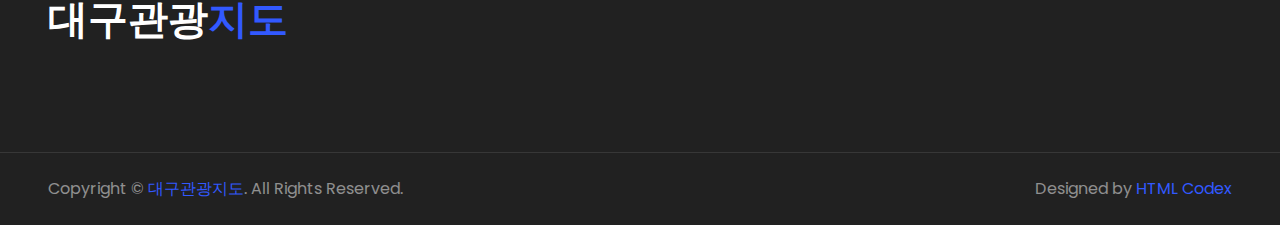
<file: festival.html>
<!DOCTYPE html>
<html lang="en">

<head>
  <meta charset="utf-8">
  <title>대구관광지도</title>
  <meta content="width=device-width, initial-scale=1.0" name="viewport">
  <meta content="Free HTML Templates" name="keywords">
  <meta content="Free HTML Templates" name="description">

  <!-- Favicon -->
  <link href="img/favicon.ico" rel="icon">

  <!-- Google Web Fonts -->
  <link rel="preconnect" href="https://fonts.gstatic.com">
  <link href="https://fonts.googleapis.com/css2?family=Poppins:wght@400;500;600;700&display=swap" rel="stylesheet">

  <!-- Font Awesome -->
  <link href="https://cdnjs.cloudflare.com/ajax/libs/font-awesome/5.10.0/css/all.min.css" rel="stylesheet">

  <!-- Libraries Stylesheet -->
  <link href="lib/owlcarousel/assets/owl.carousel.min.css" rel="stylesheet">
  <link href="lib/tempusdominus/css/tempusdominus-bootstrap-4.min.css" rel="stylesheet" />

  <!-- Customized Bootstrap Stylesheet -->
  <link href="css/style.css" rel="stylesheet">
</head>

<body>
  <!-- Navbar Start -->
  <div class="container-fluid position-relative nav-bar p-0">
    <div class="container-lg position-relative p-0 px-lg-3" style="z-index: 9;">
      <nav class="navbar navbar-expand-lg bg-light navbar-light shadow-lg py-3 py-lg-0 pl-3 pl-lg-5">
        <a href="index.html" class="navbar-brand">
          <h1 class="m-0 text-primary"><span class="text-dark">대구관광</span>지도</h1>
        </a>
        <button type="button" class="navbar-toggler" data-toggle="collapse" data-target="#navbarCollapse">
          <span class="navbar-toggler-icon"></span>
        </button>
        <div class="collapse navbar-collapse justify-content-between px-3" id="navbarCollapse">
          <div class="navbar-nav ml-auto py-0">
            <a href="index.html" class="nav-item nav-link active">홈화면으로 가기</a>
            <a href="restaurant.html" class="nav-item nav-link">맛집</a>
            <a href="cafe.html" class="nav-item nav-link">카페</a>
            <a href="tour.html" class="nav-item nav-link">관광명소</a>
            <div class="nav-item dropdown">
              <a href="#" class="nav-link dropdown-toggle" data-toggle="dropdown">대구에 관하여</a>
              <div class="dropdown-menu border-0 rounded-0 m-0">
                <a href="festival.html" class="dropdown-item">축제 및 행사</a>
                <a href="user.html" class="dropdown-item">사용자 추천 커뮤니티</a>
                <a href="traffic.html" class="dropdown-item">대중교통 알아보기</a>
                <a href="https://www.daegu.go.kr/index.do" class="dropdown-item">대구광역시 홈페이지</a>
              </div>
            </div>
            <a href="login.html" class="nav-item nav-link">로그인</a>
          </div>
        </div>
      </nav>
    </div>
  </div>
  <!-- Navbar End -->


  <!-- Header Start -->
  <div class="container-fluid page-header">
    <div class="container">
      <div class="d-flex flex-column align-items-center justify-content-center" style="min-height: 400px">
        <h3 class="display-4 text-white text-uppercase">축제 및 행사</h3>
        <div class="d-inline-flex text-white">
          <p class="m-0 text-uppercase"><a class="text-white" href="index.html">홈화면</a></p>
          <i class="fa fa-angle-double-right pt-1 px-3"></i>
          <p class="m-0 text-uppercase">축제 및 행사</p>
        </div>
      </div>
    </div>
  </div>
  <!-- Header End -->


  <!-- Booking Start -->
  <div class="container-fluid booking mt-5 pb-5">
    <div class="container pb-5">
      <div class="bg-light shadow" style="padding: 30px;">
        <div class="row align-items-center" style="min-height: 60px;">
          <div class="col-md-10">
            <div class="row">
              <div class="col-md-3">
                <div class="mb-3 mb-md-0">
                  <select class="custom-select px-4" style="height: 47px;">
                    <option selected>이동수단 알아보기</option>
                    <option value="1">항공권</option>
                    <option value="2">기차표</option>
                    <option value="3">시외버스</option>
                  </select>
                </div>
              </div>
              <div class="col-md-3">
                <div class="mb-3 mb-md-0">
                  <div class="date" id="date1" data-target-input="nearest">
                    <input type="text" class="form-control p-4 datetimepicker-input" placeholder="가는 날" data-target="#date1" data-toggle="datetimepicker"/>
                  </div>
                </div>
              </div>
              <div class="col-md-3">
                <div class="mb-3 mb-md-0">
                  <div class="date" id="date2" data-target-input="nearest">
                    <input type="text" class="form-control p-4 datetimepicker-input" placeholder="오는 날" data-target="#date2" data-toggle="datetimepicker"/>
                  </div>
                </div>
              </div>
              <div class="col-md-3">
                <div class="mb-3 mb-md-0">
                  <select class="custom-select px-4" style="height: 47px;">
                    <option selected>나이</option>
                    <option value="1">만 19세 이상</option>
                    <option value="2">만 12세 이상</option>
                    <option value="2">만 12세 미만</option>
                    <option value="2">만 65세 이상</option>
                  </select>
                </div>
              </div>
            </div>
          </div>
          <div class="col-md-2">
            <button class="btn btn-primary btn-block" type="submit" style="height: 47px; margin-top: -2px;">찾아보기</button>
          </div>
        </div>
      </div>
    </div>
  </div>
  <!-- Booking End -->


  <!-- Destination Start -->
  <div class="container-fluid py-5">
    <div class="container pt-5 pb-3">
      <div class="text-center mb-3 pb-3">
        <h6 class="text-primary text-uppercase" style="letter-spacing: 5px;">축제 및 행사 알아보기</h6>
        <h1>지금 대구광역시의 핫한 축제는?</h1>
      </div>
      <div class="row">
        <div class="col-lg-4 col-md-6 mb-4">
          <div class="destination-item position-relative overflow-hidden mb-2">
            <img class="img-fluid" src="img/miracle.jpg" alt="">
            <a class="destination-overlay text-white text-decoration-none" href="">
              <h5 class="text-white">네이처파크미라클크리스마스</h5>
              <span>대구 달성군 리조트스파밸리</span>
            </a>
          </div>
        </div>
        <div class="col-lg-4 col-md-6 mb-4">
          <div class="destination-item position-relative overflow-hidden mb-2">
            <img class="img-fluid" src="img/illu.jpg" alt="">
            <a class="destination-overlay text-white text-decoration-none" href="">
              <h5 class="text-white">이월드일루미네이션</h5>
              <span>대구 달서구 두류공원로 200</span>
            </a>
          </div>
        </div>
        <div class="col-lg-4 col-md-6 mb-4">
          <div class="destination-item position-relative overflow-hidden mb-2">
            <img class="img-fluid" src="img/light.jpg" alt="">
            <a class="destination-overlay text-white text-decoration-none" href="">
              <h5 class="text-white">수성빛예술제</h5>
              <span>대구광역시 수성구 수성못길 37</span>
            </a>
          </div>
        </div>
        <div class="col-lg-4 col-md-6 mb-4">
          <div class="destination-item position-relative overflow-hidden mb-2">
            <img class="img-fluid" src="img/chimac.jpg" alt="">
            <a class="destination-overlay text-white text-decoration-none" href="http://www.chimacfestival.com">
              <h5 class="text-white">대구치맥페스티벌</h5>
              <span>대구광역시 달서구 공원순환로 36 두류공원 일원</span>
            </a>
          </div>
        </div>
        <div class="col-lg-4 col-md-6 mb-4">
          <div class="destination-item position-relative overflow-hidden mb-2">
            <img class="img-fluid" src="img/hip.jpg" alt="">
            <a class="destination-overlay text-white text-decoration-none" href="">
              <h5 class="text-white">대구힙합페스티벌</h5>
              <span>대구스타디움 보조경기장</span>
            </a>
          </div>
        </div>
        <div class="col-lg-4 col-md-6 mb-4">
          <div class="destination-item position-relative overflow-hidden mb-2">
            <img class="img-fluid" src="img/wedding.jpg" alt="">
            <a class="destination-overlay text-white text-decoration-none" href="fair.weddingcool.co.kr">
              <h5 class="text-white">대구웨딩쿨결혼박람회</h5>
              <span>대구 북구 엑스코로 10 산격동 1676</span>
            </a>
          </div>
        </div>
      </div>
    </div>
  </div>
  <!-- Destination Start -->


  <!-- Footer Start -->
  <div class="container-fluid bg-dark text-white-50 py-5 px-sm-3 px-lg-5" style="margin-top: 90px;">
    <div class="row pt-5">
      <div class="col-lg-3 col-md-6 mb-5">
        <a href="" class="navbar-brand">
          <h1 class="text-primary"><span class="text-white">대구관광</span>지도</h1>
        </a>
      </div>
    </div>
  </div>
  <div class="container-fluid bg-dark text-white border-top py-4 px-sm-3 px-md-5" style="border-color: rgba(256, 256, 256, .1) !important;">
    <div class="row">
      <div class="col-lg-6 text-center text-md-left mb-3 mb-md-0">
        <p class="m-0 text-white-50">Copyright &copy; <a href="index.html">대구관광지도</a>. All Rights Reserved.</a>
        </p>
      </div>
      <div class="col-lg-6 text-center text-md-right">
        <p class="m-0 text-white-50">Designed by <a href="https://htmlcodex.com">HTML Codex</a>
        </p>
      </div>
    </div>
  </div>
  <!-- Footer End -->


  <!-- Back to Top -->
  <a href="#" class="btn btn-lg btn-primary btn-lg-square back-to-top"><i class="fa fa-angle-double-up"></i></a>


  <!-- JavaScript Libraries -->
  <script src="https://code.jquery.com/jquery-3.4.1.min.js"></script>
  <script src="https://stackpath.bootstrapcdn.com/bootstrap/4.4.1/js/bootstrap.bundle.min.js"></script>
  <script src="lib/easing/easing.min.js"></script>
  <script src="lib/owlcarousel/owl.carousel.min.js"></script>
  <script src="lib/tempusdominus/js/moment.min.js"></script>
  <script src="lib/tempusdominus/js/moment-timezone.min.js"></script>
  <script src="lib/tempusdominus/js/tempusdominus-bootstrap-4.min.js"></script>

  <!-- Contact Javascript File -->
  <script src="mail/jqBootstrapValidation.min.js"></script>
  <script src="mail/contact.js"></script>

  <!-- Template Javascript -->
  <script src="js/main.js"></script>
</body>

</html>
</file>
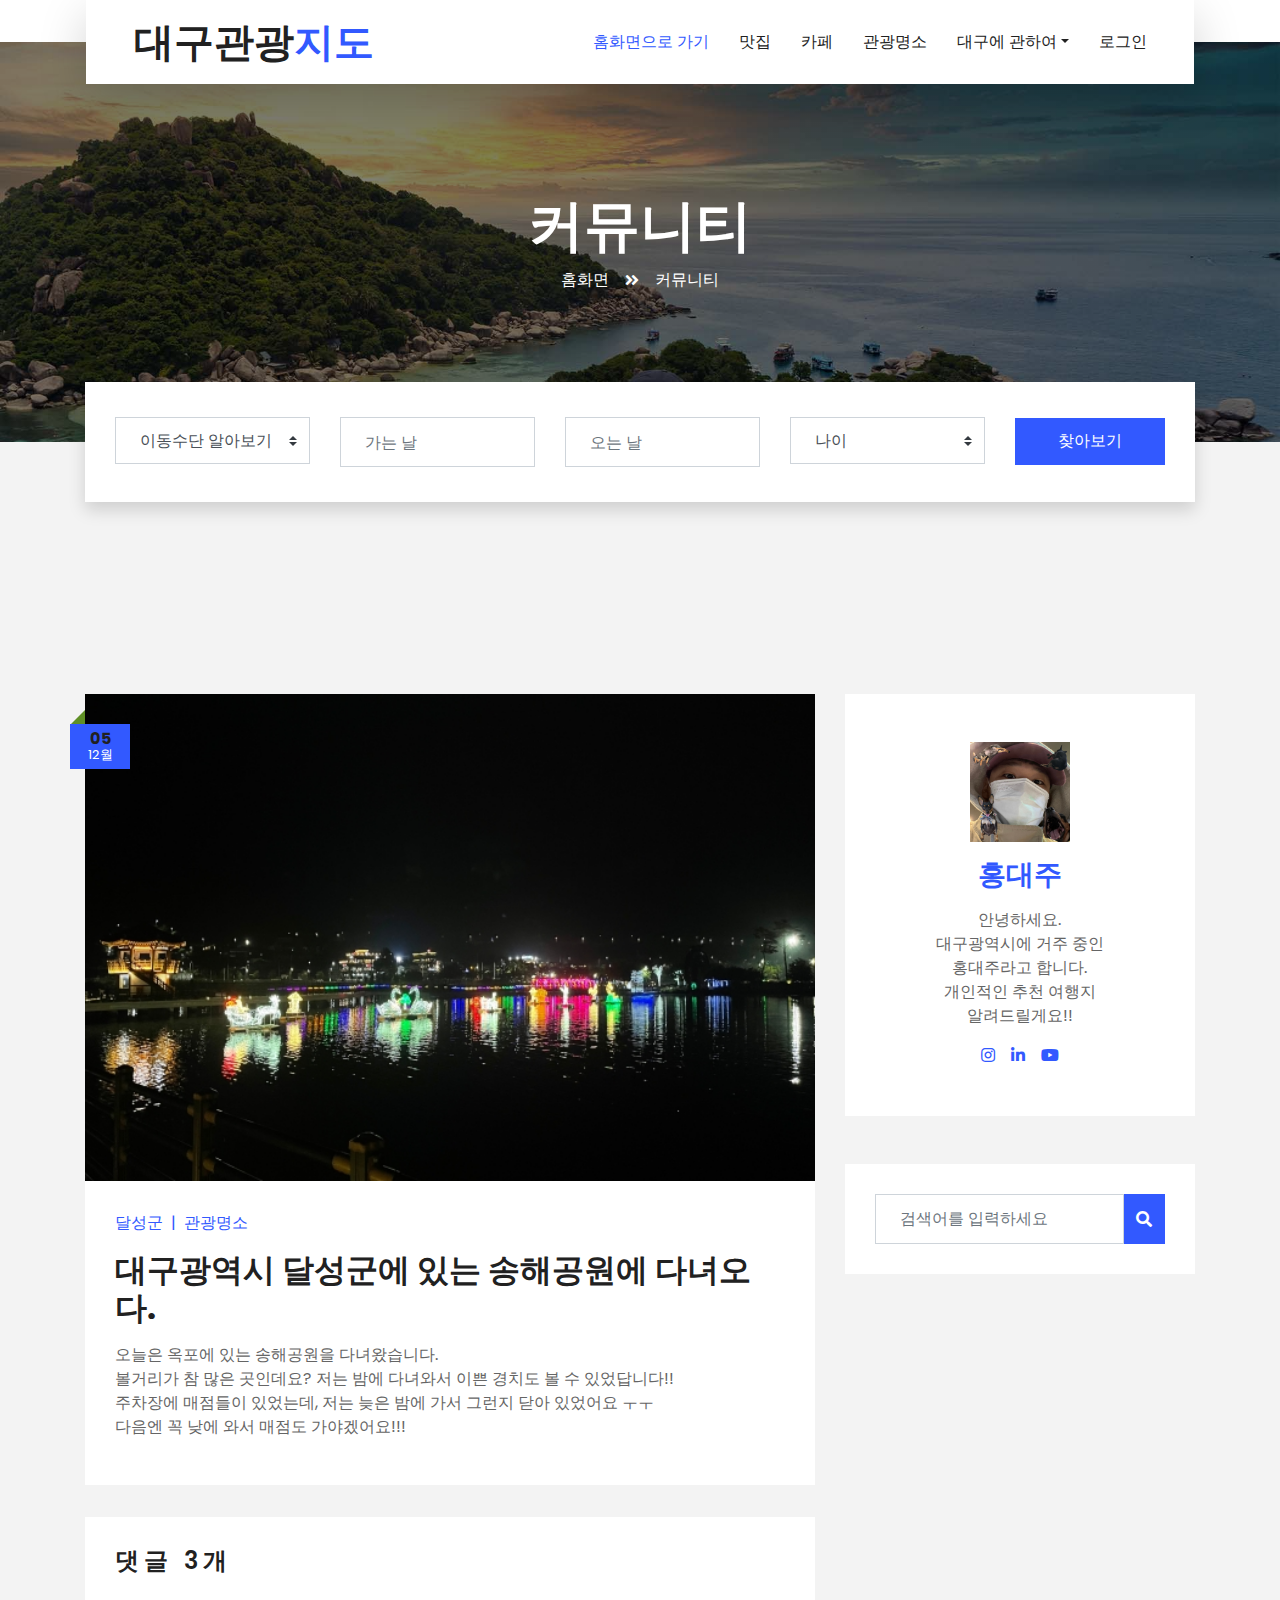
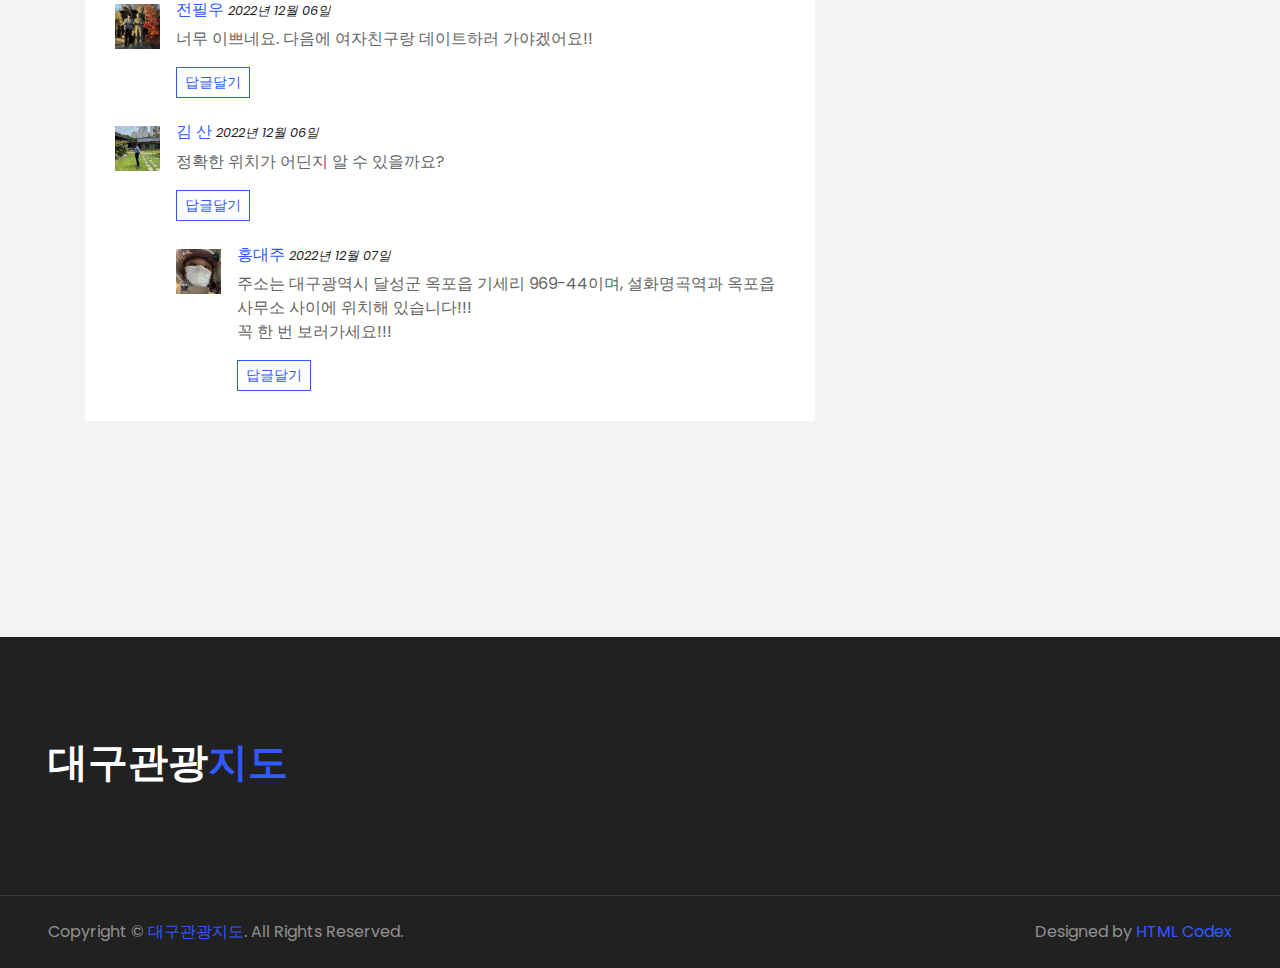
<file: hongdaeju.html>
<!DOCTYPE html>
<html lang="en">

<head>
  <meta charset="utf-8">
  <title>대구관광지도</title>
  <meta content="width=device-width, initial-scale=1.0" name="viewport">
  <meta content="Free HTML Templates" name="keywords">
  <meta content="Free HTML Templates" name="description">

  <!-- Favicon -->
  <link href="img/favicon.ico" rel="icon">

  <!-- Google Web Fonts -->
  <link rel="preconnect" href="https://fonts.gstatic.com">
  <link href="https://fonts.googleapis.com/css2?family=Poppins:wght@400;500;600;700&display=swap" rel="stylesheet">

  <!-- Font Awesome -->
  <link href="https://cdnjs.cloudflare.com/ajax/libs/font-awesome/5.10.0/css/all.min.css" rel="stylesheet">

  <!-- Libraries Stylesheet -->
  <link href="lib/owlcarousel/assets/owl.carousel.min.css" rel="stylesheet">
  <link href="lib/tempusdominus/css/tempusdominus-bootstrap-4.min.css" rel="stylesheet" />

  <!-- Customized Bootstrap Stylesheet -->
  <link href="css/style.css" rel="stylesheet">
</head>

<body>
  <!-- Navbar Start -->
  <div class="container-fluid position-relative nav-bar p-0">
    <div class="container-lg position-relative p-0 px-lg-3" style="z-index: 9;">
      <nav class="navbar navbar-expand-lg bg-light navbar-light shadow-lg py-3 py-lg-0 pl-3 pl-lg-5">
        <a href="index.html" class="navbar-brand">
          <h1 class="m-0 text-primary"><span class="text-dark">대구관광</span>지도</h1>
        </a>
        <button type="button" class="navbar-toggler" data-toggle="collapse" data-target="#navbarCollapse">
          <span class="navbar-toggler-icon"></span>
        </button>
        <div class="collapse navbar-collapse justify-content-between px-3" id="navbarCollapse">
          <div class="navbar-nav ml-auto py-0">
            <a href="index.html" class="nav-item nav-link active">홈화면으로 가기</a>
            <a href="restaurant.html" class="nav-item nav-link">맛집</a>
            <a href="cafe.html" class="nav-item nav-link">카페</a>
            <a href="tour.html" class="nav-item nav-link">관광명소</a>
            <div class="nav-item dropdown">
              <a href="#" class="nav-link dropdown-toggle" data-toggle="dropdown">대구에 관하여</a>
              <div class="dropdown-menu border-0 rounded-0 m-0">
                <a href="festival.html" class="dropdown-item">축제 및 행사</a>
                <a href="user.html" class="dropdown-item">사용자 추천 커뮤니티</a>
                <a href="traffic.html" class="dropdown-item">대중교통 알아보기</a>
                <a href="https://www.daegu.go.kr/index.do" class="dropdown-item">대구광역시 홈페이지</a>
              </div>
            </div>
            <a href="login.html" class="nav-item nav-link">로그인</a>
          </div>
        </div>
      </nav>
    </div>
  </div>
  <!-- Navbar End -->


  <!-- Header Start -->
  <div class="container-fluid page-header">
    <div class="container">
      <div class="d-flex flex-column align-items-center justify-content-center" style="min-height: 400px">
        <h3 class="display-4 text-white text-uppercase">커뮤니티</h3>
        <div class="d-inline-flex text-white">
          <p class="m-0 text-uppercase"><a class="text-white" href="index.html">홈화면</a></p>
          <i class="fa fa-angle-double-right pt-1 px-3"></i>
          <p class="m-0 text-uppercase">커뮤니티</p>
        </div>
      </div>
    </div>
  </div>
  <!-- Header End -->


  <!-- Booking Start -->
  <div class="container-fluid booking mt-5 pb-5">
    <div class="container pb-5">
      <div class="bg-light shadow" style="padding: 30px;">
        <div class="row align-items-center" style="min-height: 60px;">
          <div class="col-md-10">
            <div class="row">
              <div class="col-md-3">
                <div class="mb-3 mb-md-0">
                  <select class="custom-select px-4" style="height: 47px;">
                    <option selected>이동수단 알아보기</option>
                    <option value="1">항공권</option>
                    <option value="2">기차표</option>
                    <option value="3">시외버스</option>
                  </select>
                </div>
              </div>
              <div class="col-md-3">
                <div class="mb-3 mb-md-0">
                  <div class="date" id="date1" data-target-input="nearest">
                    <input type="text" class="form-control p-4 datetimepicker-input" placeholder="가는 날" data-target="#date1" data-toggle="datetimepicker"/>
                  </div>
                </div>
              </div>
              <div class="col-md-3">
                <div class="mb-3 mb-md-0">
                  <div class="date" id="date2" data-target-input="nearest">
                    <input type="text" class="form-control p-4 datetimepicker-input" placeholder="오는 날" data-target="#date2" data-toggle="datetimepicker"/>
                  </div>
                </div>
              </div>
              <div class="col-md-3">
                <div class="mb-3 mb-md-0">
                  <select class="custom-select px-4" style="height: 47px;">
                    <option selected>나이</option>
                    <option value="1">만 19세 이상</option>
                    <option value="2">만 12세 이상</option>
                    <option value="2">만 12세 미만</option>
                    <option value="2">만 65세 이상</option>
                  </select>
                </div>
              </div>
            </div>
          </div>
          <div class="col-md-2">
            <button class="btn btn-primary btn-block" type="submit" style="height: 47px; margin-top: -2px;">찾아보기</button>
          </div>
        </div>
      </div>
    </div>
  </div>
  <!-- Booking End -->


  <!-- Blog Start -->
  <div class="container-fluid py-5">
    <div class="container py-5">
      <div class="row">
        <div class="col-lg-8">
          <!-- Blog Detail Start -->
          <div class="pb-3">
            <div class="blog-item">
              <div class="position-relative">
                <img class="img-fluid w-100" src="img/songhae.jpg" alt="">
                <div class="blog-date">
                  <h6 class="font-weight-bold mb-n1">05</h6>
                  <small class="text-white text-uppercase">12월</small>
                </div>
              </div>
            </div>
            <div class="bg-white mb-3" style="padding: 30px;">
              <div class="d-flex mb-3">
                <a class="text-primary text-uppercase text-decoration-none" href="https://www.dalseong.daegu.kr/">달성군</a>
                <span class="text-primary px-2">|</span>
                <a class="text-primary text-uppercase text-decoration-none" href="tour.html">관광명소</a>
              </div>
              <h2 class="mb-3">대구광역시 달성군에 있는 송해공원에 다녀오다.</h2>
              <p>
              오늘은 옥포에 있는 송해공원을 다녀왔습니다.<br>
              볼거리가 참 많은 곳인데요? 저는 밤에 다녀와서 이쁜 경치도 볼 수 있었답니다!!<br>
              주차장에 매점들이 있었는데, 저는 늦은 밤에 가서 그런지 닫아 있었어요 ㅜㅜ<br>
              다음엔 꼭 낮에 와서 매점도 가야겠어요!!!<br>
              </p>
                    </div>
                  </div>
                  <!-- Blog Detail End -->

                  <!-- Comment List Start -->
                  <div class="bg-white" style="padding: 30px; margin-bottom: 30px;">
                    <h4 class="text-uppercase mb-4" style="letter-spacing: 5px;">댓글 3개</h4>
                    <div class="media mb-4">
                      <img src="img/jeon.jpg" alt="Image" class="img-fluid mr-3 mt-1" style="width: 45px;">
                      <div class="media-body">
                        <h6><a href="jeon.html">전필우</a> <small><i>2022년 12월 06일</i></small></h6>
                        <p>너무 이쁘네요. 다음에 여자친구랑 데이트하러 가야겠어요!!</p>
                          <button class="btn btn-sm btn-outline-primary">답글달기</button>
                        </div>
                      </div>
                      <div class="media">
                        <img src="img/kim.jpg" alt="Image" class="img-fluid mr-3 mt-1" style="width: 45px;">
                        <div class="media-body">
                          <h6><a href="kim.html">김 산</a> <small><i>2022년 12월 06일</i></small></h6>
                          <p>정확한 위치가 어딘지 알 수 있을까요?</p>
                            <button class="btn btn-sm btn-outline-primary">답글달기</button>
                            <div class="media mt-4">
                              <img src="img/hong.jpg" alt="Image" class="img-fluid mr-3 mt-1"
                              style="width: 45px;">
                              <div class="media-body">
                                <h6><a href="hongdaeju.html">홍대주</a> <small><i>2022년 12월 07일</i></small></h6>
                                <p>주소는 대구광역시 달성군 옥포읍 기세리 969-44이며, 설화명곡역과 옥포읍사무소 사이에 위치해 있습니다!!!<br>
                                꼭 한 번 보러가세요!!!</p>
                                  <button class="btn btn-sm btn-outline-primary">답글달기</button>
                                </div>
                              </div>
                            </div>
                          </div>
                        </div>
                        <!-- Comment List End -->


                        <!-- Comment Form End -->
                      </div>

                      <div class="col-lg-4 mt-5 mt-lg-0">
                        <!-- Author Bio -->
                        <div class="d-flex flex-column text-center bg-white mb-5 py-5 px-4">
                          <img src="img/hong.jpg" class="img-fluid mx-auto mb-3" style="width: 100px;">
                          <h3 class="text-primary mb-3">홍대주</h3>
                          <p>안녕하세요.<br>대구광역시에 거주 중인<br>홍대주라고 합니다.<br>개인적인 추천 여행지<br>알려드릴게요!!</p>
                          <div class="d-flex justify-content-center">
                            <a class="text-primary px-2" href="https://www.instagram.com/toshinebutnotflash/">
                              <i class="fab fa-instagram"></i>
                            </a>
                            <a class="text-primary px-2" href="hongdaeju.html">
                              <i class="fab fa-linkedin-in"></i>
                            </a>
                            <a class="text-primary px-2" href="https://www.youtube.com/channel/UCJlRja0iV7szHrj1CaTr4AQ">
                              <i class="fab fa-youtube"></i>
                            </a>
                          </div>
                        </div>

                        <!-- Search Form -->
                        <div class="mb-5">
                          <div class="bg-white" style="padding: 30px;">
                            <div class="input-group">
                              <input type="text" class="form-control p-4" placeholder="검색어를 입력하세요">
                              <div class="input-group-append">
                                <span class="input-group-text bg-primary border-primary text-white"><i
                                  class="fa fa-search"></i></span>
                                </div>
                              </div>
                            </div>
                          </div>
                        </div>
                      </div>
                    </div>
                  </div>
                  <!-- Blog End -->


                  <!-- Footer Start -->
                  <div class="container-fluid bg-dark text-white-50 py-5 px-sm-3 px-lg-5" style="margin-top: 90px;">
                    <div class="row pt-5">
                      <div class="col-lg-3 col-md-6 mb-5">
                        <a href="" class="navbar-brand">
                          <h1 class="text-primary"><span class="text-white">대구관광</span>지도</h1>
                        </a>
                      </div>
                    </div>
                  </div>
                  <div class="container-fluid bg-dark text-white border-top py-4 px-sm-3 px-md-5" style="border-color: rgba(256, 256, 256, .1) !important;">
                    <div class="row">
                      <div class="col-lg-6 text-center text-md-left mb-3 mb-md-0">
                        <p class="m-0 text-white-50">Copyright &copy; <a href="index.html">대구관광지도</a>. All Rights Reserved.</a>
                        </p>
                      </div>
                      <div class="col-lg-6 text-center text-md-right">
                        <p class="m-0 text-white-50">Designed by <a href="https://htmlcodex.com">HTML Codex</a>
                        </p>
                      </div>
                    </div>
                  </div>
                  <!-- Footer End -->


                  <!-- Back to Top -->
                  <a href="#" class="btn btn-lg btn-primary btn-lg-square back-to-top"><i class="fa fa-angle-double-up"></i></a>


                  <!-- JavaScript Libraries -->
                  <script src="https://code.jquery.com/jquery-3.4.1.min.js"></script>
                  <script src="https://stackpath.bootstrapcdn.com/bootstrap/4.4.1/js/bootstrap.bundle.min.js"></script>
                  <script src="lib/easing/easing.min.js"></script>
                  <script src="lib/owlcarousel/owl.carousel.min.js"></script>
                  <script src="lib/tempusdominus/js/moment.min.js"></script>
                  <script src="lib/tempusdominus/js/moment-timezone.min.js"></script>
                  <script src="lib/tempusdominus/js/tempusdominus-bootstrap-4.min.js"></script>

                  <!-- Contact Javascript File -->
                  <script src="mail/jqBootstrapValidation.min.js"></script>
                  <script src="mail/contact.js"></script>

                  <!-- Template Javascript -->
                  <script src="js/main.js"></script>
                </body>

                </html>
</file>
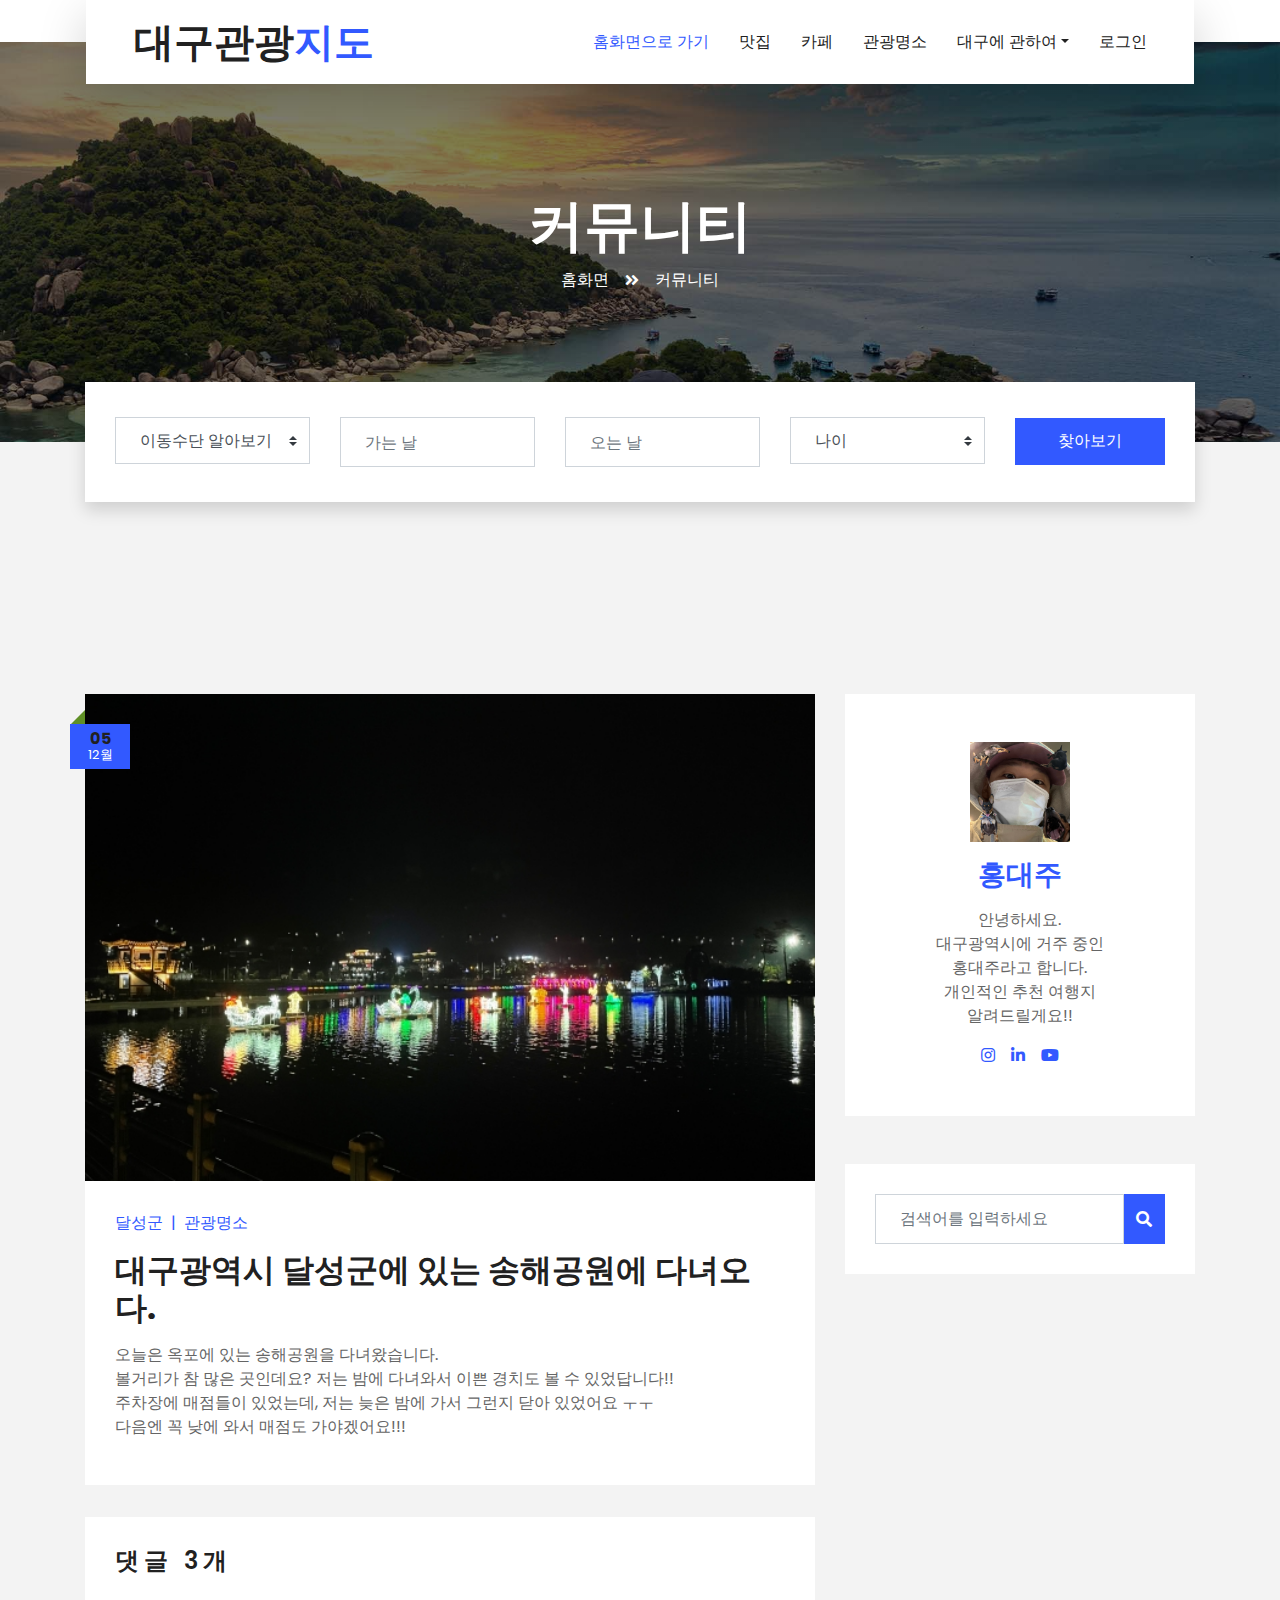
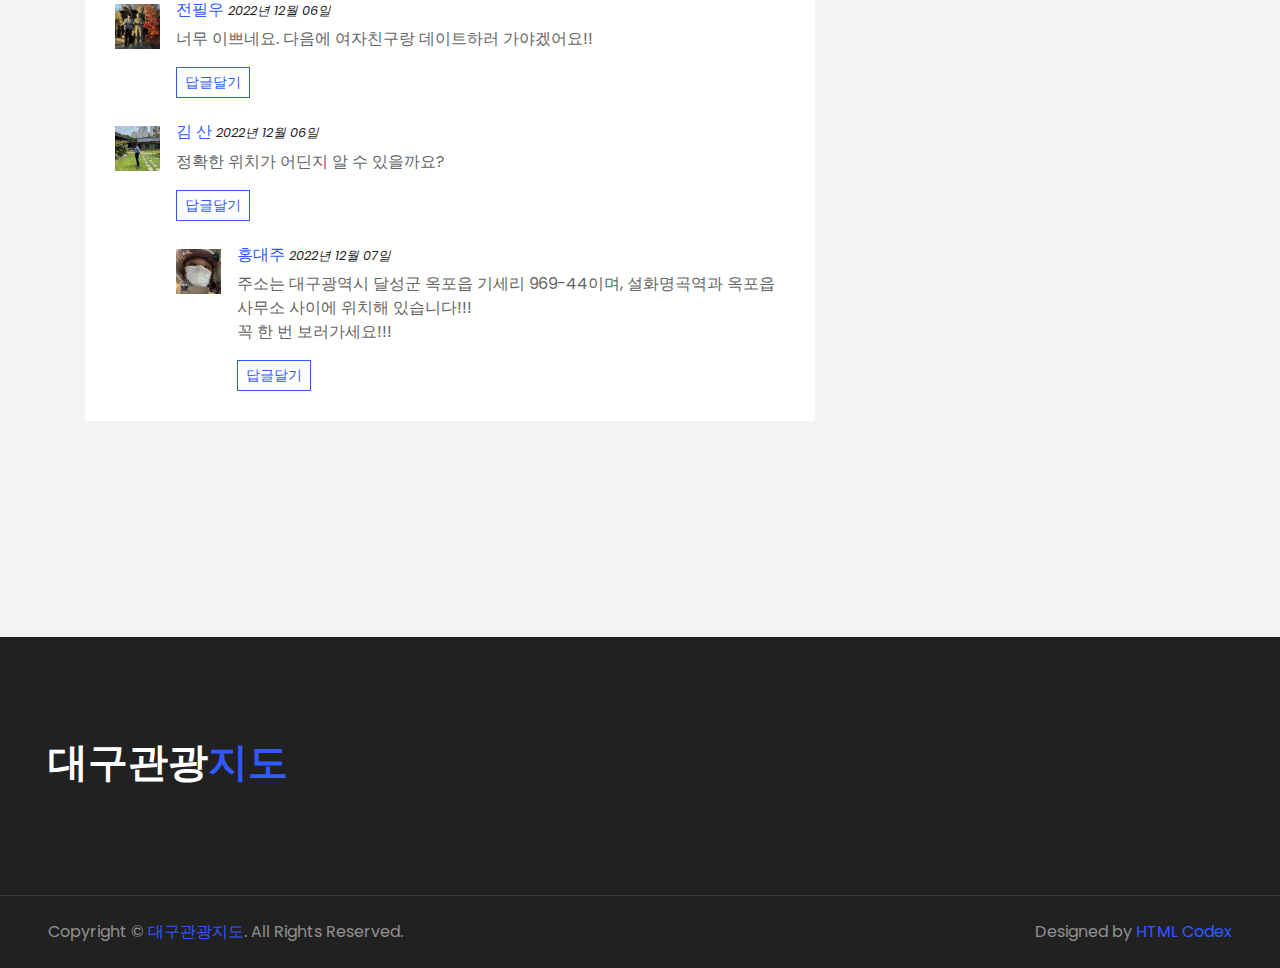
<file: kim.html>
<!DOCTYPE html>
<html lang="en">

<head>
  <meta charset="utf-8">
  <title>대구관광지도</title>
  <meta content="width=device-width, initial-scale=1.0" name="viewport">
  <meta content="Free HTML Templates" name="keywords">
  <meta content="Free HTML Templates" name="description">

  <!-- Favicon -->
  <link href="img/favicon.ico" rel="icon">

  <!-- Google Web Fonts -->
  <link rel="preconnect" href="https://fonts.gstatic.com">
  <link href="https://fonts.googleapis.com/css2?family=Poppins:wght@400;500;600;700&display=swap" rel="stylesheet">

  <!-- Font Awesome -->
  <link href="https://cdnjs.cloudflare.com/ajax/libs/font-awesome/5.10.0/css/all.min.css" rel="stylesheet">

  <!-- Libraries Stylesheet -->
  <link href="lib/owlcarousel/assets/owl.carousel.min.css" rel="stylesheet">
  <link href="lib/tempusdominus/css/tempusdominus-bootstrap-4.min.css" rel="stylesheet" />

  <!-- Customized Bootstrap Stylesheet -->
  <link href="css/style.css" rel="stylesheet">
</head>

<body>
  <!-- Navbar Start -->
  <div class="container-fluid position-relative nav-bar p-0">
    <div class="container-lg position-relative p-0 px-lg-3" style="z-index: 9;">
      <nav class="navbar navbar-expand-lg bg-light navbar-light shadow-lg py-3 py-lg-0 pl-3 pl-lg-5">
        <a href="index.html" class="navbar-brand">
          <h1 class="m-0 text-primary"><span class="text-dark">대구관광</span>지도</h1>
        </a>
        <button type="button" class="navbar-toggler" data-toggle="collapse" data-target="#navbarCollapse">
          <span class="navbar-toggler-icon"></span>
        </button>
        <div class="collapse navbar-collapse justify-content-between px-3" id="navbarCollapse">
          <div class="navbar-nav ml-auto py-0">
            <a href="index.html" class="nav-item nav-link active">홈화면으로 가기</a>
            <a href="restaurant.html" class="nav-item nav-link">맛집</a>
            <a href="cafe.html" class="nav-item nav-link">카페</a>
            <a href="tour.html" class="nav-item nav-link">관광명소</a>
            <div class="nav-item dropdown">
              <a href="#" class="nav-link dropdown-toggle" data-toggle="dropdown">대구에 관하여</a>
              <div class="dropdown-menu border-0 rounded-0 m-0">
                <a href="festival.html" class="dropdown-item">축제 및 행사</a>
                <a href="user.html" class="dropdown-item">사용자 추천 커뮤니티</a>
                <a href="traffic.html" class="dropdown-item">대중교통 알아보기</a>
                <a href="https://www.daegu.go.kr/index.do" class="dropdown-item">대구광역시 홈페이지</a>
              </div>
            </div>
            <a href="login.html" class="nav-item nav-link">로그인</a>
          </div>
        </div>
      </nav>
    </div>
  </div>
  <!-- Navbar End -->


  <!-- Header Start -->
  <div class="container-fluid page-header">
    <div class="container">
      <div class="d-flex flex-column align-items-center justify-content-center" style="min-height: 400px">
        <h3 class="display-4 text-white text-uppercase">커뮤니티</h3>
        <div class="d-inline-flex text-white">
          <p class="m-0 text-uppercase"><a class="text-white" href="index.html">홈화면</a></p>
          <i class="fa fa-angle-double-right pt-1 px-3"></i>
          <p class="m-0 text-uppercase">커뮤니티</p>
        </div>
      </div>
    </div>
  </div>
  <!-- Header End -->


  <!-- Booking Start -->
  <div class="container-fluid booking mt-5 pb-5">
    <div class="container pb-5">
      <div class="bg-light shadow" style="padding: 30px;">
        <div class="row align-items-center" style="min-height: 60px;">
          <div class="col-md-10">
            <div class="row">
              <div class="col-md-3">
                <div class="mb-3 mb-md-0">
                  <select class="custom-select px-4" style="height: 47px;">
                    <option selected>이동수단 알아보기</option>
                    <option value="1">항공권</option>
                    <option value="2">기차표</option>
                    <option value="3">시외버스</option>
                  </select>
                </div>
              </div>
              <div class="col-md-3">
                <div class="mb-3 mb-md-0">
                  <div class="date" id="date1" data-target-input="nearest">
                    <input type="text" class="form-control p-4 datetimepicker-input" placeholder="가는 날" data-target="#date1" data-toggle="datetimepicker"/>
                  </div>
                </div>
              </div>
              <div class="col-md-3">
                <div class="mb-3 mb-md-0">
                  <div class="date" id="date2" data-target-input="nearest">
                    <input type="text" class="form-control p-4 datetimepicker-input" placeholder="오는 날" data-target="#date2" data-toggle="datetimepicker"/>
                  </div>
                </div>
              </div>
              <div class="col-md-3">
                <div class="mb-3 mb-md-0">
                  <select class="custom-select px-4" style="height: 47px;">
                    <option selected>나이</option>
                    <option value="1">만 19세 이상</option>
                    <option value="2">만 12세 이상</option>
                    <option value="2">만 12세 미만</option>
                    <option value="2">만 65세 이상</option>
                  </select>
                </div>
              </div>
            </div>
          </div>
          <div class="col-md-2">
            <button class="btn btn-primary btn-block" type="submit" style="height: 47px; margin-top: -2px;">찾아보기</button>
          </div>
        </div>
      </div>
    </div>
  </div>
  <!-- Booking End -->


  <!-- Blog Start -->
  <div class="container-fluid py-5">
    <div class="container py-5">
      <div class="row">
        <div class="col-lg-8">
          <!-- Blog Detail Start -->
          <div class="pb-3">
            <div class="blog-item">
              <div class="position-relative">
                <img class="img-fluid w-100" src="img/songhae.jpg" alt="">
                <div class="blog-date">
                  <h6 class="font-weight-bold mb-n1">05</h6>
                  <small class="text-white text-uppercase">12월</small>
                </div>
              </div>
            </div>
            <div class="bg-white mb-3" style="padding: 30px;">
              <div class="d-flex mb-3">
                <a class="text-primary text-uppercase text-decoration-none" href="https://www.dalseong.daegu.kr/">달성군</a>
                <span class="text-primary px-2">|</span>
                <a class="text-primary text-uppercase text-decoration-none" href="tour.html">관광명소</a>
              </div>
              <h2 class="mb-3">대구광역시 달성군에 있는 송해공원에 다녀오다.</h2>
              <p>
              오늘은 옥포에 있는 송해공원을 다녀왔습니다.<br>
              볼거리가 참 많은 곳인데요? 저는 밤에 다녀와서 이쁜 경치도 볼 수 있었답니다!!<br>
              주차장에 매점들이 있었는데, 저는 늦은 밤에 가서 그런지 닫아 있었어요 ㅜㅜ<br>
              다음엔 꼭 낮에 와서 매점도 가야겠어요!!!<br>
              </p>
                    </div>
                  </div>
                  <!-- Blog Detail End -->

                  <!-- Comment List Start -->
                  <div class="bg-white" style="padding: 30px; margin-bottom: 30px;">
                    <h4 class="text-uppercase mb-4" style="letter-spacing: 5px;">댓글 3개</h4>
                    <div class="media mb-4">
                      <img src="img/jeon.jpg" alt="Image" class="img-fluid mr-3 mt-1" style="width: 45px;">
                      <div class="media-body">
                        <h6><a href="">전필우</a> <small><i>2022년 12월 06일</i></small></h6>
                        <p>너무 이쁘네요. 다음에 여자친구랑 데이트하러 가야겠어요!!</p>
                          <button class="btn btn-sm btn-outline-primary">답글달기</button>
                        </div>
                      </div>
                      <div class="media">
                        <img src="img/kim.jpg" alt="Image" class="img-fluid mr-3 mt-1" style="width: 45px;">
                        <div class="media-body">
                          <h6><a href="">김 산</a> <small><i>2022년 12월 06일</i></small></h6>
                          <p>정확한 위치가 어딘지 알 수 있을까요?</p>
                            <button class="btn btn-sm btn-outline-primary">답글달기</button>
                            <div class="media mt-4">
                              <img src="img/hong.jpg" alt="Image" class="img-fluid mr-3 mt-1"
                              style="width: 45px;">
                              <div class="media-body">
                                <h6><a href="">홍대주</a> <small><i>2022년 12월 07일</i></small></h6>
                                <p>주소는 대구광역시 달성군 옥포읍 기세리 969-44이며, 설화명곡역과 옥포읍사무소 사이에 위치해 있습니다!!!<br>
                                꼭 한 번 보러가세요!!!</p>
                                  <button class="btn btn-sm btn-outline-primary">답글달기</button>
                                </div>
                              </div>
                            </div>
                          </div>
                        </div>
                        <!-- Comment List End -->


                        <!-- Comment Form End -->
                      </div>

                      <div class="col-lg-4 mt-5 mt-lg-0">
                        <!-- Author Bio -->
                        <div class="d-flex flex-column text-center bg-white mb-5 py-5 px-4">
                          <img src="img/hong.jpg" class="img-fluid mx-auto mb-3" style="width: 100px;">
                          <h3 class="text-primary mb-3">홍대주</h3>
                          <p>안녕하세요.<br>대구광역시에 거주 중인<br>홍대주라고 합니다.<br>개인적인 추천 여행지<br>알려드릴게요!!</p>
                          <div class="d-flex justify-content-center">
                            <a class="text-primary px-2" href="https://www.instagram.com/toshinebutnotflash/">
                              <i class="fab fa-instagram"></i>
                            </a>
                            <a class="text-primary px-2" href="kim.html">
                              <i class="fab fa-linkedin-in"></i>
                            </a>
                            <a class="text-primary px-2" href="https://www.youtube.com/channel/UCJlRja0iV7szHrj1CaTr4AQ">
                              <i class="fab fa-youtube"></i>
                            </a>
                          </div>
                        </div>

                        <!-- Search Form -->
                        <div class="mb-5">
                          <div class="bg-white" style="padding: 30px;">
                            <div class="input-group">
                              <input type="text" class="form-control p-4" placeholder="검색어를 입력하세요">
                              <div class="input-group-append">
                                <span class="input-group-text bg-primary border-primary text-white"><i
                                  class="fa fa-search"></i></span>
                                </div>
                              </div>
                            </div>
                          </div>
                        </div>
                      </div>
                    </div>
                  </div>
                  <!-- Blog End -->


                  <!-- Footer Start -->
                  <div class="container-fluid bg-dark text-white-50 py-5 px-sm-3 px-lg-5" style="margin-top: 90px;">
                    <div class="row pt-5">
                      <div class="col-lg-3 col-md-6 mb-5">
                        <a href="" class="navbar-brand">
                          <h1 class="text-primary"><span class="text-white">대구관광</span>지도</h1>
                        </a>
                      </div>
                    </div>
                  </div>
                  <div class="container-fluid bg-dark text-white border-top py-4 px-sm-3 px-md-5" style="border-color: rgba(256, 256, 256, .1) !important;">
                    <div class="row">
                      <div class="col-lg-6 text-center text-md-left mb-3 mb-md-0">
                        <p class="m-0 text-white-50">Copyright &copy; <a href="index.html">대구관광지도</a>. All Rights Reserved.</a>
                        </p>
                      </div>
                      <div class="col-lg-6 text-center text-md-right">
                        <p class="m-0 text-white-50">Designed by <a href="https://htmlcodex.com">HTML Codex</a>
                        </p>
                      </div>
                    </div>
                  </div>
                  <!-- Footer End -->


                  <!-- Back to Top -->
                  <a href="#" class="btn btn-lg btn-primary btn-lg-square back-to-top"><i class="fa fa-angle-double-up"></i></a>


                  <!-- JavaScript Libraries -->
                  <script src="https://code.jquery.com/jquery-3.4.1.min.js"></script>
                  <script src="https://stackpath.bootstrapcdn.com/bootstrap/4.4.1/js/bootstrap.bundle.min.js"></script>
                  <script src="lib/easing/easing.min.js"></script>
                  <script src="lib/owlcarousel/owl.carousel.min.js"></script>
                  <script src="lib/tempusdominus/js/moment.min.js"></script>
                  <script src="lib/tempusdominus/js/moment-timezone.min.js"></script>
                  <script src="lib/tempusdominus/js/tempusdominus-bootstrap-4.min.js"></script>

                  <!-- Contact Javascript File -->
                  <script src="mail/jqBootstrapValidation.min.js"></script>
                  <script src="mail/contact.js"></script>

                  <!-- Template Javascript -->
                  <script src="js/main.js"></script>
                </body>

                </html>
</file>
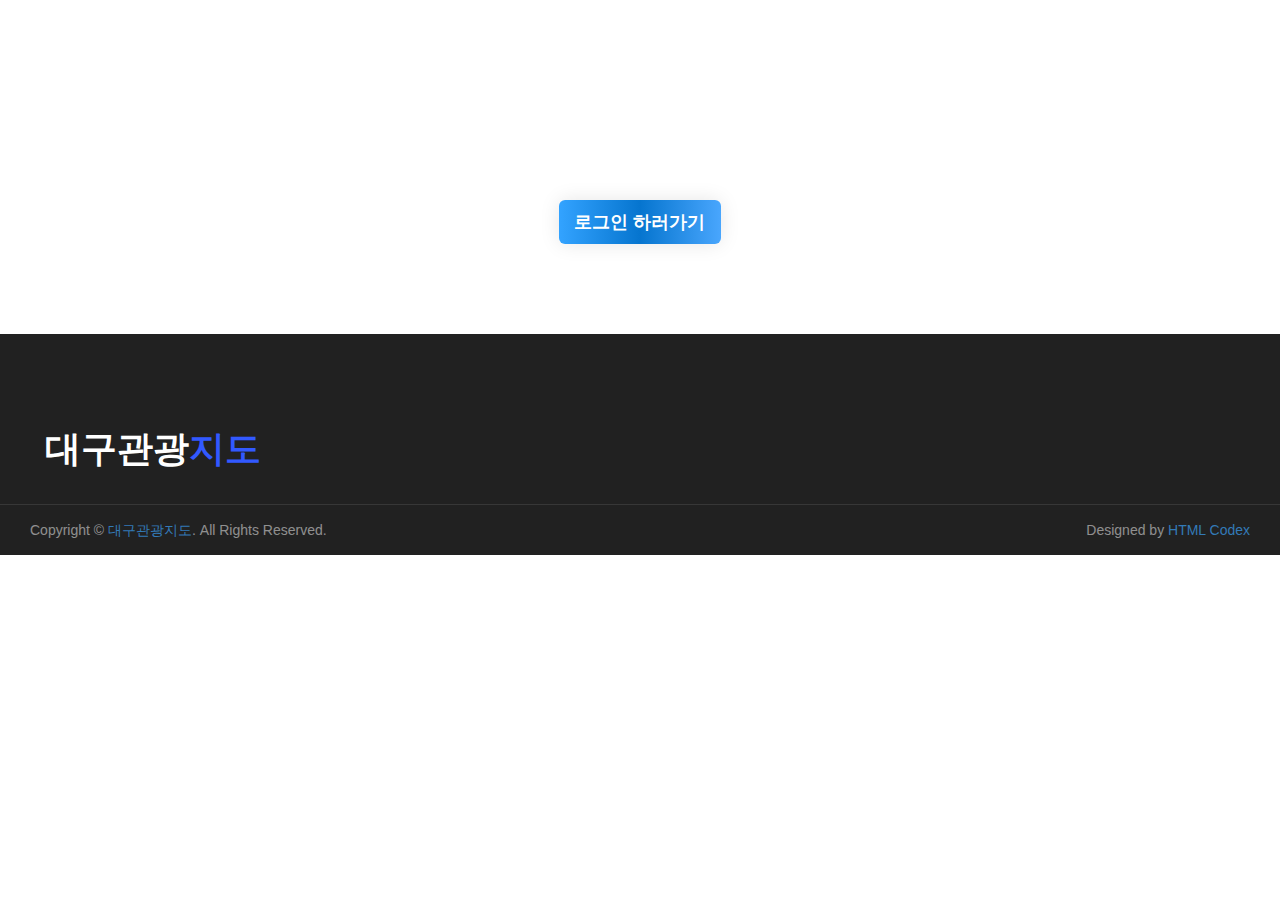
<file: login.html>
<!DOCTYPE html>
<html lang="ko">
<head>
 <link rel="stylesheet" href="https://cdnjs.cloudflare.com/ajax/libs/font-awesome/5.15.3/css/all.min.css">
  <meta charset="UTF-8">
  <meta http-equiv="X-UA-Compatible" content="IE=edge">
  <meta name="viewport" content="width=device-width, initial-scale=1.0">
  <title>로그인</title>
  <link href="css/style.css" rel="stylesheet">
  <link rel="stylesheet" href="https://maxcdn.bootstrapcdn.com/bootstrap/3.3.7/css/bootstrap.min.css" integrity="sha384-BVYiiSIFeK1dGmJRAkycuHAHRg32OmUcww7on3RYdg4Va+PmSTsz/K68vbdEjh4u" crossorigin="anonymous">
 <style>
       .modal-box{ font-family: 'Poppins', sans-serif; }
.show-modal{
    color: #fff;
    background: linear-gradient(to right, #33a3ff, #0675cf, #49a6fd);
    font-size: 18px;
    font-weight: 600;
    text-transform: capitalize;
    padding: 10px 15px;
    margin: 200px auto 0;
    border: none;
    outline: none;
    box-shadow: 0 0 20px rgba(0, 0, 0, 0.1);
    display: block;
    transition: all 0.3s ease 0s;
}
.show-modal:hover,
.show-modal:focus{
    color: #fff;
    box-shadow: 0 0 10px rgba(0, 0, 0, 0.4);
    outline: none;
}
.modal-dialog{
    width: 400px;
    margin: 70px auto 0;
}
.modal-dialog{ transform: scale(0.5); }
.modal-dialog{ transform: scale(1); }
.modal-dialog .modal-content{
    text-align: center;
    border: none;
}
.modal-content .close{
    color: #fff;
    background: linear-gradient(to right, #33a3ff, #0675cf, #4cd5ff);
    font-size: 25px;
    font-weight: 400;
    text-shadow: none;
    line-height: 27px;
    height: 25px;
    width: 25px;
    border-radius: 50%;
    overflow: hidden;
    opacity: 1;
    position: absolute;
    left: auto;
    right: 8px;
    top: 8px;
    z-index: 1;
    transition: all 0.3s;
}
.modal-content .close:hover{
    color: #fff;
    box-shadow: 0 0 5px rgba(0,0,0,0.5);
}
.close:focus{ outline: none; }
.modal-body{ padding: 60px 40px 40px !important; }
.modal-body .title{
    color: #026fd4;
    font-size: 33px;
    font-weight: 700;
    letter-spacing: 1px;
    margin: 0 0 10px;
}
.modal-body .description{
    color: #9A9EA9;
    font-size: 16px;
    margin: 0 0 20px;
}
.modal-body .form-group{
    text-align: left;
    margin-bottom: 20px;
    position: relative;
}
.modal-body .input-icon{
    color: #777;
    font-size: 18px;
    transform: translateY(-50%);
    position: absolute;
    top: 50%;
    left: 20px;
}
.modal-body .form-control{
    font-size: 17px;
    height: 45px;
    width: 100%;
    padding: 6px 0 6px 50px;
    margin: 0 auto;
    border: 2px solid #eee;
    border-radius: 5px;
    box-shadow: none;
    outline: none;
}
.form-control::placeholder{
    color: #AEAFB1;
}
.form-group.checkbox{
    width: 130px;
    margin-top: 0;
    display: inline-block;
}
.form-group.checkbox label{
    color: #9A9EA9;
    font-weight: normal;
}
.form-group.checkbox input[type=checkbox]{
    margin-left: 0;
}
.modal-body .forgot-pass{
    color: #7F7FD5;
    font-size: 13px;
    text-align: right;
    width: calc(100% - 135px);
    margin: 2px 0;
    display: inline-block;
    vertical-align: top;
    transition: all 0.3s ease 0s;
}
.forgot-pass:hover{
    color: #9A9EA9;
    text-decoration: underline;
}
.modal-content .modal-body .btn{
    color: #fff;
    background: linear-gradient(to right, #33a3ff, #0675cf, #4cd5ff);
    font-size: 16px;
    font-weight: 500;
    letter-spacing: 1px;
    text-transform: uppercase;
    line-height: 38px;
    width: 100%;
    height: 40px;
    padding: 0;
    border: none;
    border-radius: 5px;
    border: none;
    display: inline-block;
    transition: all 0.6s ease 0s;
}
.modal-content .modal-body .btn:hover{
    color: #fff;
    letter-spacing: 2px;
    box-shadow: 0 0 10px rgba(0, 0, 0, 0.5);
}
.modal-content .modal-body .btn:focus{ outline: none; }
@media only screen and (max-width: 480px){
    .modal-dialog{ width: 95% !important; }
    .modal-content .modal-body{
        padding: 60px 20px 40px !important;
    }
}

  </style>
</head>
<body>
  <div class="container">
    <div class="row">
        <div class="col-md-12">
            <div class="modal-box">
                <!-- Button trigger modal -->
                <button type="button" class="btn btn-primary btn-lg show-modal" data-toggle="modal" data-target="#myModal">
                  로그인 하러가기
                </button>

                <!-- Modal -->
                <div class="modal fade" id="myModal" tabindex="-1" role="dialog" aria-labelledby="myModalLabel">
                    <div class="modal-dialog" role="document">
                        <div class="modal-content clearfix">
                            <button type="button" class="close" data-dismiss="modal" aria-label="Close"><span aria-hidden="true">×</span></button>
                            <div class="modal-body">
                                <h3 class="title">로그인하기</h3>
                                <p class="description">이메일과 비밀번호를 입력해주세요.</p>
                                <div class="form-group">
                                    <span class="input-icon"><i class="fa fa-user"></i></span>
                                    <input type="email" class="form-control" placeholder="이메일 입력하기">
                                </div>
                                <div class="form-group">
                                    <span class="input-icon"><i class="fas fa-key"></i></span>
                                    <input type="password" class="form-control" placeholder="비밀번호 입력하기">
                                </div>
                                <div class="form-group checkbox">
                                    <input type="checkbox">
                                    <label>로그인 정보 기억</label>
                                </div>
                                <a href="" class="forgot-pass">비밀번호를 잃어버렸나요?</a>
                                <button class="btn">로그인</button>
                            </div>
                        </div>
                    </div>
                </div>
            </div>
        </div>
    </div>
</div>

<!-- Footer Start -->
<div class="container-fluid bg-dark text-white-50 py-5 px-sm-3 px-lg-5" style="margin-top: 90px;">
  <div class="row pt-5">
    <div class="col-lg-3 col-md-6 mb-5">
      <a href="" class="navbar-brand">
        <h1 class="text-primary"><span class="text-white">대구관광</span>지도</h1>
      </a>
    </div>
  </div>
</div>
<div class="container-fluid bg-dark text-white border-top py-4 px-sm-3 px-md-5" style="border-color: rgba(256, 256, 256, .1) !important;">
  <div class="row">
    <div class="col-lg-6 text-center text-md-left mb-3 mb-md-0">
      <p class="m-0 text-white-50">Copyright &copy; <a href="index.html">대구관광지도</a>. All Rights Reserved.</a>
      </p>
    </div>
    <div class="col-lg-6 text-center text-md-right">
      <p class="m-0 text-white-50">Designed by <a href="https://htmlcodex.com">HTML Codex</a>
      </p>
    </div>
  </div>
</div>
<!-- Footer End -->


<script type="text/javascript" src="https://code.jquery.com/jquery-1.12.0.min.js"></script><script src="https://maxcdn.bootstrapcdn.com/bootstrap/3.3.7/js/bootstrap.min.js" integrity="sha384-Tc5IQib027qvyjSMfHjOMaLkfuWVxZxUPnCJA7l2mCWNIpG9mGCD8wGNIcPD7Txa" crossorigin="anonymous"></script>

</body>
</html>
</file>
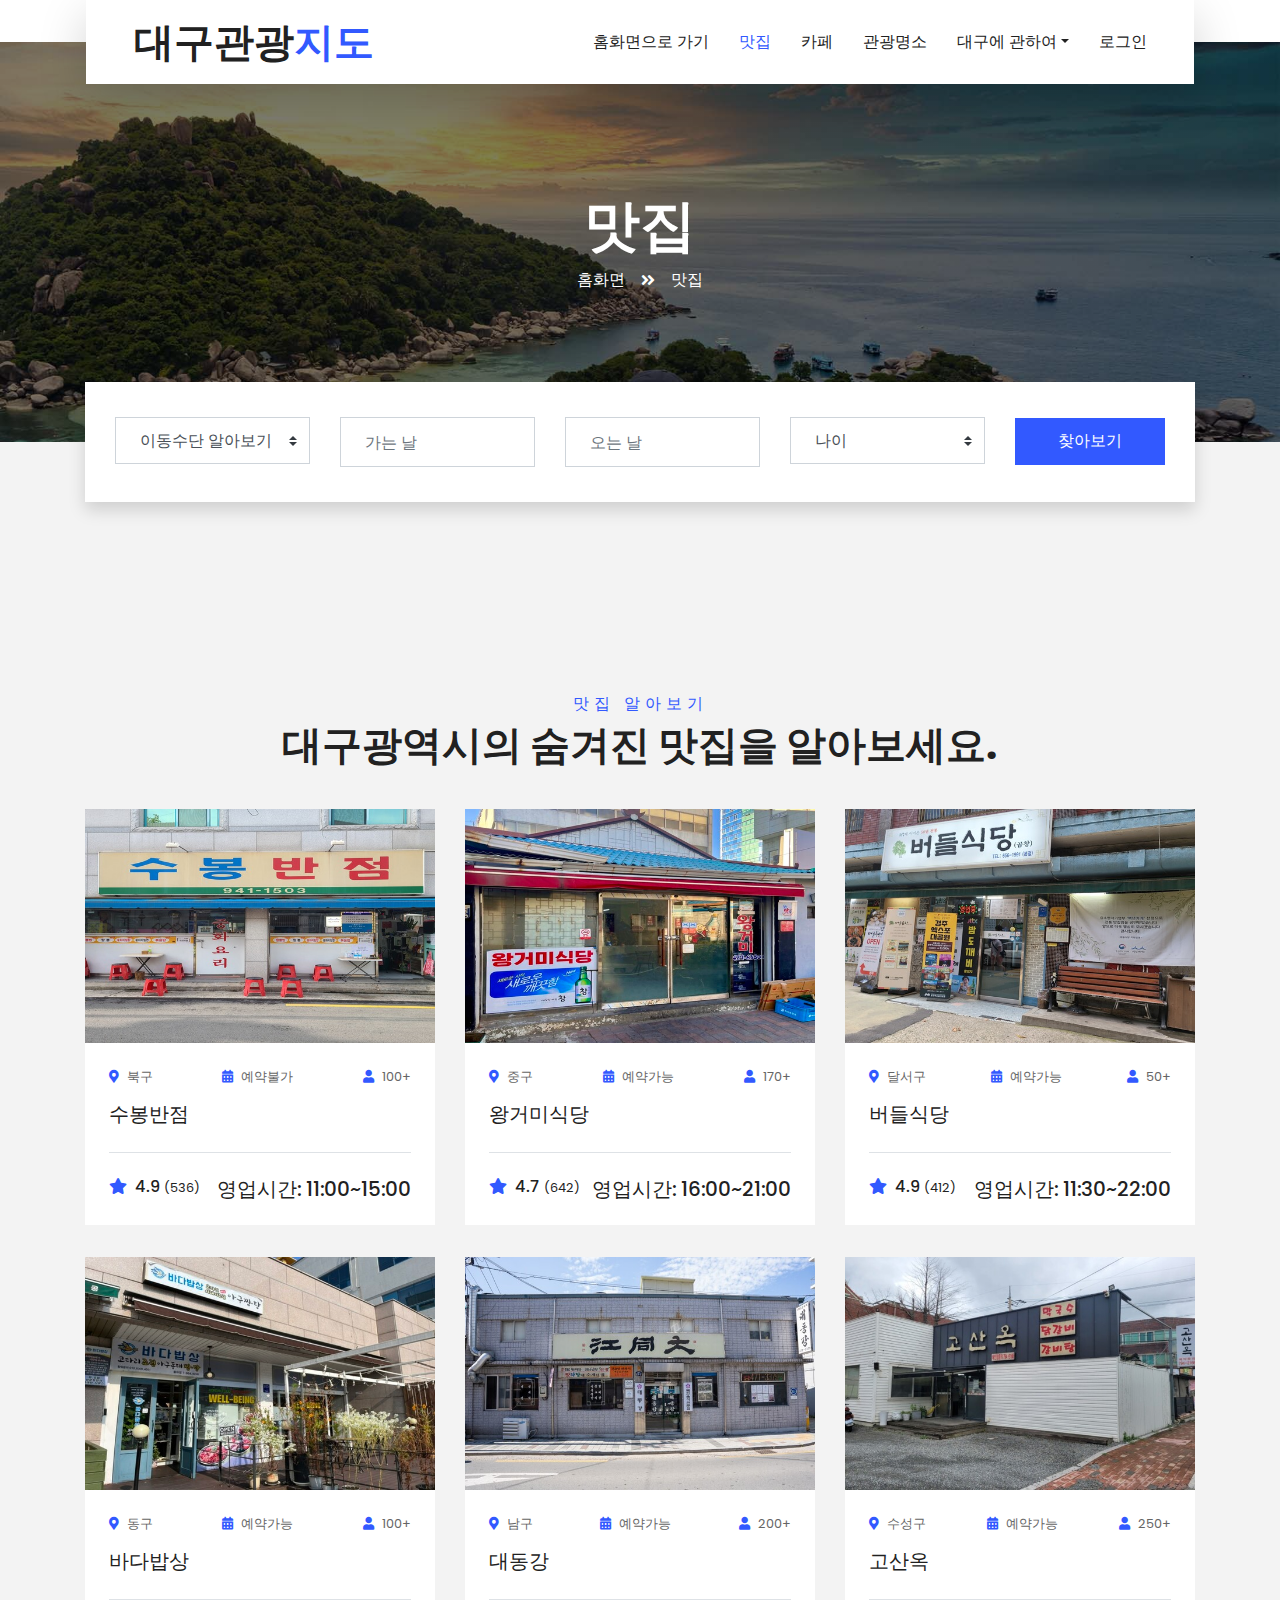
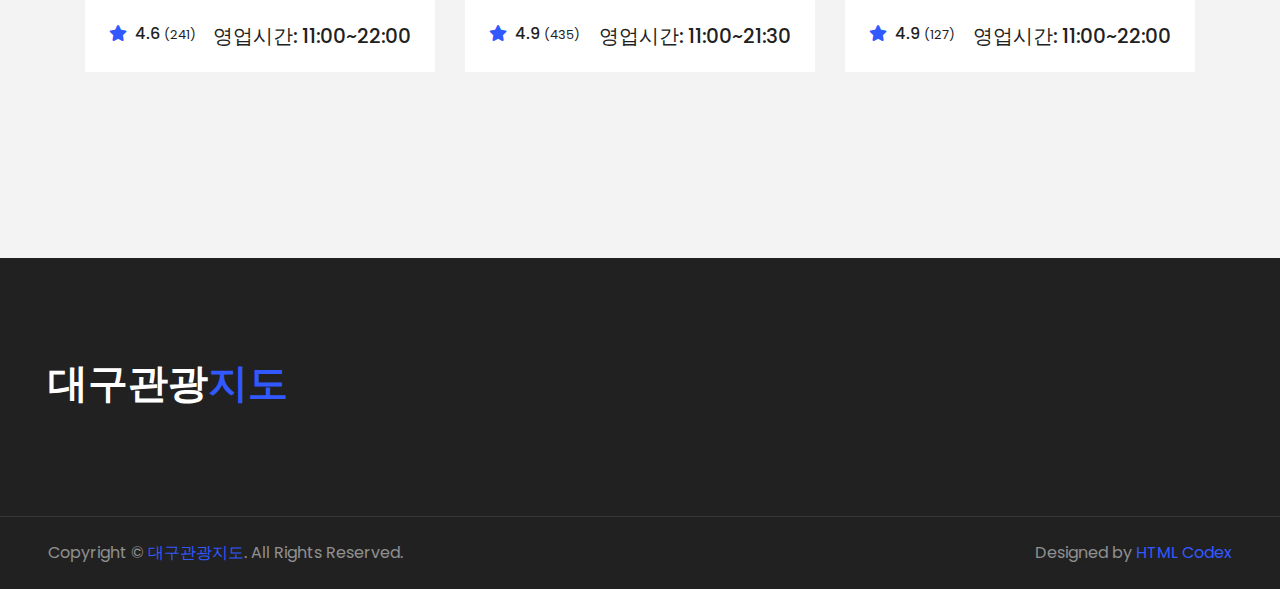
<file: restaurant.html>
<!DOCTYPE html>
<html lang="ko">

<head>
  <meta charset="utf-8">
  <title>대구관광지도</title>
  <meta content="width=device-width, initial-scale=1.0" name="viewport">
  <meta content="Free HTML Templates" name="keywords">
  <meta content="Free HTML Templates" name="description">

  <!-- Favicon -->
  <link href="img/favicon.ico" rel="icon">

  <!-- Google Web Fonts -->
  <link rel="preconnect" href="https://fonts.gstatic.com">
  <link href="https://fonts.googleapis.com/css2?family=Poppins:wght@400;500;600;700&display=swap" rel="stylesheet">

  <!-- Font Awesome -->
  <link href="https://cdnjs.cloudflare.com/ajax/libs/font-awesome/5.10.0/css/all.min.css" rel="stylesheet">

  <!-- Libraries Stylesheet -->
  <link href="lib/owlcarousel/assets/owl.carousel.min.css" rel="stylesheet">
  <link href="lib/tempusdominus/css/tempusdominus-bootstrap-4.min.css" rel="stylesheet" />

  <!-- Customized Bootstrap Stylesheet -->
  <link href="css/style.css" rel="stylesheet">
</head>

<body>
  <!-- Navbar Start -->
  <div class="container-fluid position-relative nav-bar p-0">
    <div class="container-lg position-relative p-0 px-lg-3" style="z-index: 9;">
      <nav class="navbar navbar-expand-lg bg-light navbar-light shadow-lg py-3 py-lg-0 pl-3 pl-lg-5">
        <a href="index.html" class="navbar-brand">
          <h1 class="m-0 text-primary"><span class="text-dark">대구관광</span>지도</h1>
        </a>
        <button type="button" class="navbar-toggler" data-toggle="collapse" data-target="#navbarCollapse">
          <span class="navbar-toggler-icon"></span>
        </button>
        <div class="collapse navbar-collapse justify-content-between px-3" id="navbarCollapse">
          <div class="navbar-nav ml-auto py-0">
            <a href="index.html" class="nav-item nav-link">홈화면으로 가기</a>
            <a href="restaurant.html" class="nav-item nav-link active">맛집</a>
            <a href="cafe.html" class="nav-item nav-link">카페</a>
            <a href="tour.html" class="nav-item nav-link">관광명소</a>
            <div class="nav-item dropdown">
              <a href="#" class="nav-link dropdown-toggle" data-toggle="dropdown">대구에 관하여</a>
              <div class="dropdown-menu border-0 rounded-0 m-0">
                <a href="festival.html" class="dropdown-item">축제 및 행사</a>
                <a href="user.html" class="dropdown-item">사용자 추천 커뮤니티</a>
                <a href="traffic.html" class="dropdown-item">대중교통 알아보기</a>
                <a href="https://www.daegu.go.kr/index.do" class="dropdown-item">대구광역시 홈페이지</a>
              </div>
            </div>
            <a href="login.html" class="nav-item nav-link">로그인</a>
          </div>
        </div>
      </nav>
    </div>
  </div>
  <!-- Navbar End -->


  <!-- Header Start -->
  <div class="container-fluid page-header">
    <div class="container">
      <div class="d-flex flex-column align-items-center justify-content-center" style="min-height: 400px">
        <h3 class="display-4 text-white text-uppercase">맛집</h3>
        <div class="d-inline-flex text-white">
          <p class="m-0 text-uppercase"><a class="text-white" href="index.html">홈화면</a></p>
          <i class="fa fa-angle-double-right pt-1 px-3"></i>
          <p class="m-0 text-uppercase">맛집</p>
        </div>
      </div>
    </div>
  </div>
  <!-- Header End -->


  <!-- Booking Start -->
  <div class="container-fluid booking mt-5 pb-5">
    <div class="container pb-5">
      <div class="bg-light shadow" style="padding: 30px;">
        <div class="row align-items-center" style="min-height: 60px;">
          <div class="col-md-10">
            <div class="row">
              <div class="col-md-3">
                <div class="mb-3 mb-md-0">
                  <select class="custom-select px-4" style="height: 47px;">
                    <option selected>이동수단 알아보기</option>
                    <option value="1">항공권</option>
                    <option value="2">기차표</option>
                    <option value="3">시외버스</option>
                  </select>
                </div>
              </div>
              <div class="col-md-3">
                <div class="mb-3 mb-md-0">
                  <div class="date" id="date1" data-target-input="nearest">
                    <input type="text" class="form-control p-4 datetimepicker-input" placeholder="가는 날" data-target="#date1" data-toggle="datetimepicker"/>
                  </div>
                </div>
              </div>
              <div class="col-md-3">
                <div class="mb-3 mb-md-0">
                  <div class="date" id="date2" data-target-input="nearest">
                    <input type="text" class="form-control p-4 datetimepicker-input" placeholder="오는 날" data-target="#date2" data-toggle="datetimepicker"/>
                  </div>
                </div>
              </div>
              <div class="col-md-3">
                <div class="mb-3 mb-md-0">
                  <select class="custom-select px-4" style="height: 47px;">
                    <option selected>나이</option>
                    <option value="1">만 19세 이상</option>
                    <option value="2">만 12세 이상</option>
                    <option value="2">만 12세 미만</option>
                    <option value="2">만 65세 이상</option>
                  </select>
                </div>
              </div>
            </div>
          </div>
          <div class="col-md-2">
            <button class="btn btn-primary btn-block" type="submit" style="height: 47px; margin-top: -2px;">찾아보기</button>
          </div>
        </div>
      </div>
    </div>
  </div>
  <!-- Booking End -->


  <!-- Packages Start -->
  <div class="container-fluid py-5">
    <div class="container pt-5 pb-3">
      <div class="text-center mb-3 pb-3">
        <h6 class="text-primary text-uppercase" style="letter-spacing: 5px;">맛집 알아보기</h6>
        <h1>대구광역시의 숨겨진 맛집을 알아보세요.</h1>
      </div>
      <div class="row">
        <div class="col-lg-4 col-md-6 mb-4">
          <div class="package-item bg-white mb-2">
            <img class="img-fluid" src="img/subong.jpg" alt="">
            <div class="p-4">
              <div class="d-flex justify-content-between mb-3">
                <small class="m-0"><i class="fa fa-map-marker-alt text-primary mr-2"></i>북구</small>
                <small class="m-0"><i class="fa fa-calendar-alt text-primary mr-2"></i>예약불가</small>
                <small class="m-0"><i class="fa fa-user text-primary mr-2"></i>100+</small>
              </div>
              <a class="h5 text-decoration-none" href="">수봉반점</a>
              <div class="border-top mt-4 pt-4">
                <div class="d-flex justify-content-between">
                  <h6 class="m-0"><i class="fa fa-star text-primary mr-2"></i>4.9 <small>(536)</small></h6>
                  <h5 class="m-0">영업시간: 11:00~15:00</h5>
                </div>
              </div>
            </div>
          </div>
        </div>
        <div class="col-lg-4 col-md-6 mb-4">
          <div class="package-item bg-white mb-2">
            <img class="img-fluid" src="img/spider.jpg" alt="">
            <div class="p-4">
              <div class="d-flex justify-content-between mb-3">
                <small class="m-0"><i class="fa fa-map-marker-alt text-primary mr-2"></i>중구</small>
                <small class="m-0"><i class="fa fa-calendar-alt text-primary mr-2"></i>예약가능</small>
                <small class="m-0"><i class="fa fa-user text-primary mr-2"></i>170+</small>
              </div>
              <a class="h5 text-decoration-none" href="">왕거미식당</a>
              <div class="border-top mt-4 pt-4">
                <div class="d-flex justify-content-between">
                  <h6 class="m-0"><i class="fa fa-star text-primary mr-2"></i>4.7 <small>(642)</small></h6>
                  <h5 class="m-0">영업시간: 16:00~21:00</h5>
                </div>
              </div>
            </div>
          </div>
        </div>
        <div class="col-lg-4 col-md-6 mb-4">
          <div class="package-item bg-white mb-2">
            <img class="img-fluid" src="img/buddle.jpg" alt="">
            <div class="p-4">
              <div class="d-flex justify-content-between mb-3">
                <small class="m-0"><i class="fa fa-map-marker-alt text-primary mr-2"></i>달서구</small>
                <small class="m-0"><i class="fa fa-calendar-alt text-primary mr-2"></i>예약가능</small>
                <small class="m-0"><i class="fa fa-user text-primary mr-2"></i>50+</small>
              </div>
              <a class="h5 text-decoration-none" href="">버들식당</a>
              <div class="border-top mt-4 pt-4">
                <div class="d-flex justify-content-between">
                  <h6 class="m-0"><i class="fa fa-star text-primary mr-2"></i>4.9 <small>(412)</small></h6>
                  <h5 class="m-0">영업시간: 11:30~22:00</h5>
                </div>
              </div>
            </div>
          </div>
        </div>
        <div class="col-lg-4 col-md-6 mb-4">
          <div class="package-item bg-white mb-2">
            <img class="img-fluid" src="img/sea.jpg" alt="">
            <div class="p-4">
              <div class="d-flex justify-content-between mb-3">
                <small class="m-0"><i class="fa fa-map-marker-alt text-primary mr-2"></i>동구</small>
                <small class="m-0"><i class="fa fa-calendar-alt text-primary mr-2"></i>예약가능</small>
                <small class="m-0"><i class="fa fa-user text-primary mr-2"></i>100+</small>
              </div>
              <a class="h5 text-decoration-none" href="">바다밥상</a>
              <div class="border-top mt-4 pt-4">
                <div class="d-flex justify-content-between">
                  <h6 class="m-0"><i class="fa fa-star text-primary mr-2"></i>4.6 <small>(241)</small></h6>
                  <h5 class="m-0">영업시간: 11:00~22:00</h5>
                </div>
              </div>
            </div>
          </div>
        </div>
        <div class="col-lg-4 col-md-6 mb-4">
          <div class="package-item bg-white mb-2">
            <img class="img-fluid" src="img/daedong.jpg" alt="">
            <div class="p-4">
              <div class="d-flex justify-content-between mb-3">
                <small class="m-0"><i class="fa fa-map-marker-alt text-primary mr-2"></i>남구</small>
                <small class="m-0"><i class="fa fa-calendar-alt text-primary mr-2"></i>예약가능</small>
                <small class="m-0"><i class="fa fa-user text-primary mr-2"></i>200+</small>
              </div>
              <a class="h5 text-decoration-none" href="">대동강</a>
              <div class="border-top mt-4 pt-4">
                <div class="d-flex justify-content-between">
                  <h6 class="m-0"><i class="fa fa-star text-primary mr-2"></i>4.9 <small>(435)</small></h6>
                  <h5 class="m-0">영업시간: 11:00~21:30</h5>
                </div>
              </div>
            </div>
          </div>
        </div>
        <div class="col-lg-4 col-md-6 mb-4">
          <div class="package-item bg-white mb-2">
            <img class="img-fluid" src="img/gosan.jpg" alt="">
            <div class="p-4">
              <div class="d-flex justify-content-between mb-3">
                <small class="m-0"><i class="fa fa-map-marker-alt text-primary mr-2"></i>수성구</small>
                <small class="m-0"><i class="fa fa-calendar-alt text-primary mr-2"></i>예약가능</small>
                <small class="m-0"><i class="fa fa-user text-primary mr-2"></i>250+</small>
              </div>
              <a class="h5 text-decoration-none" href="">고산옥</a>
              <div class="border-top mt-4 pt-4">
                <div class="d-flex justify-content-between">
                  <h6 class="m-0"><i class="fa fa-star text-primary mr-2"></i>4.9 <small>(127)</small></h6>
                  <h5 class="m-0">영업시간: 11:00~22:00</h5>
                </div>
              </div>
            </div>
          </div>
        </div>
      </div>
    </div>
  </div>
  <!-- Packages End -->

  <!-- Footer Start -->
  <div class="container-fluid bg-dark text-white-50 py-5 px-sm-3 px-lg-5" style="margin-top: 90px;">
    <div class="row pt-5">
      <div class="col-lg-3 col-md-6 mb-5">
        <a href="" class="navbar-brand">
          <h1 class="text-primary"><span class="text-white">대구관광</span>지도</h1>
        </a>
      </div>
    </div>
  </div>
  <div class="container-fluid bg-dark text-white border-top py-4 px-sm-3 px-md-5" style="border-color: rgba(256, 256, 256, .1) !important;">
    <div class="row">
      <div class="col-lg-6 text-center text-md-left mb-3 mb-md-0">
        <p class="m-0 text-white-50">Copyright &copy; <a href="index.html">대구관광지도</a>. All Rights Reserved.</a>
        </p>
      </div>
      <div class="col-lg-6 text-center text-md-right">
        <p class="m-0 text-white-50">Designed by <a href="https://htmlcodex.com">HTML Codex</a>
        </p>
      </div>
    </div>
  </div>
  <!-- Footer End -->


  <!-- Back to Top -->
  <a href="#" class="btn btn-lg btn-primary btn-lg-square back-to-top"><i class="fa fa-angle-double-up"></i></a>


  <!-- JavaScript Libraries -->
  <script src="https://code.jquery.com/jquery-3.4.1.min.js"></script>
  <script src="https://stackpath.bootstrapcdn.com/bootstrap/4.4.1/js/bootstrap.bundle.min.js"></script>
  <script src="lib/easing/easing.min.js"></script>
  <script src="lib/owlcarousel/owl.carousel.min.js"></script>
  <script src="lib/tempusdominus/js/moment.min.js"></script>
  <script src="lib/tempusdominus/js/moment-timezone.min.js"></script>
  <script src="lib/tempusdominus/js/tempusdominus-bootstrap-4.min.js"></script>

  <!-- Contact Javascript File -->
  <script src="mail/jqBootstrapValidation.min.js"></script>
  <script src="mail/contact.js"></script>

  <!-- Template Javascript -->
  <script src="js/main.js"></script>
</body>

</html>
</file>
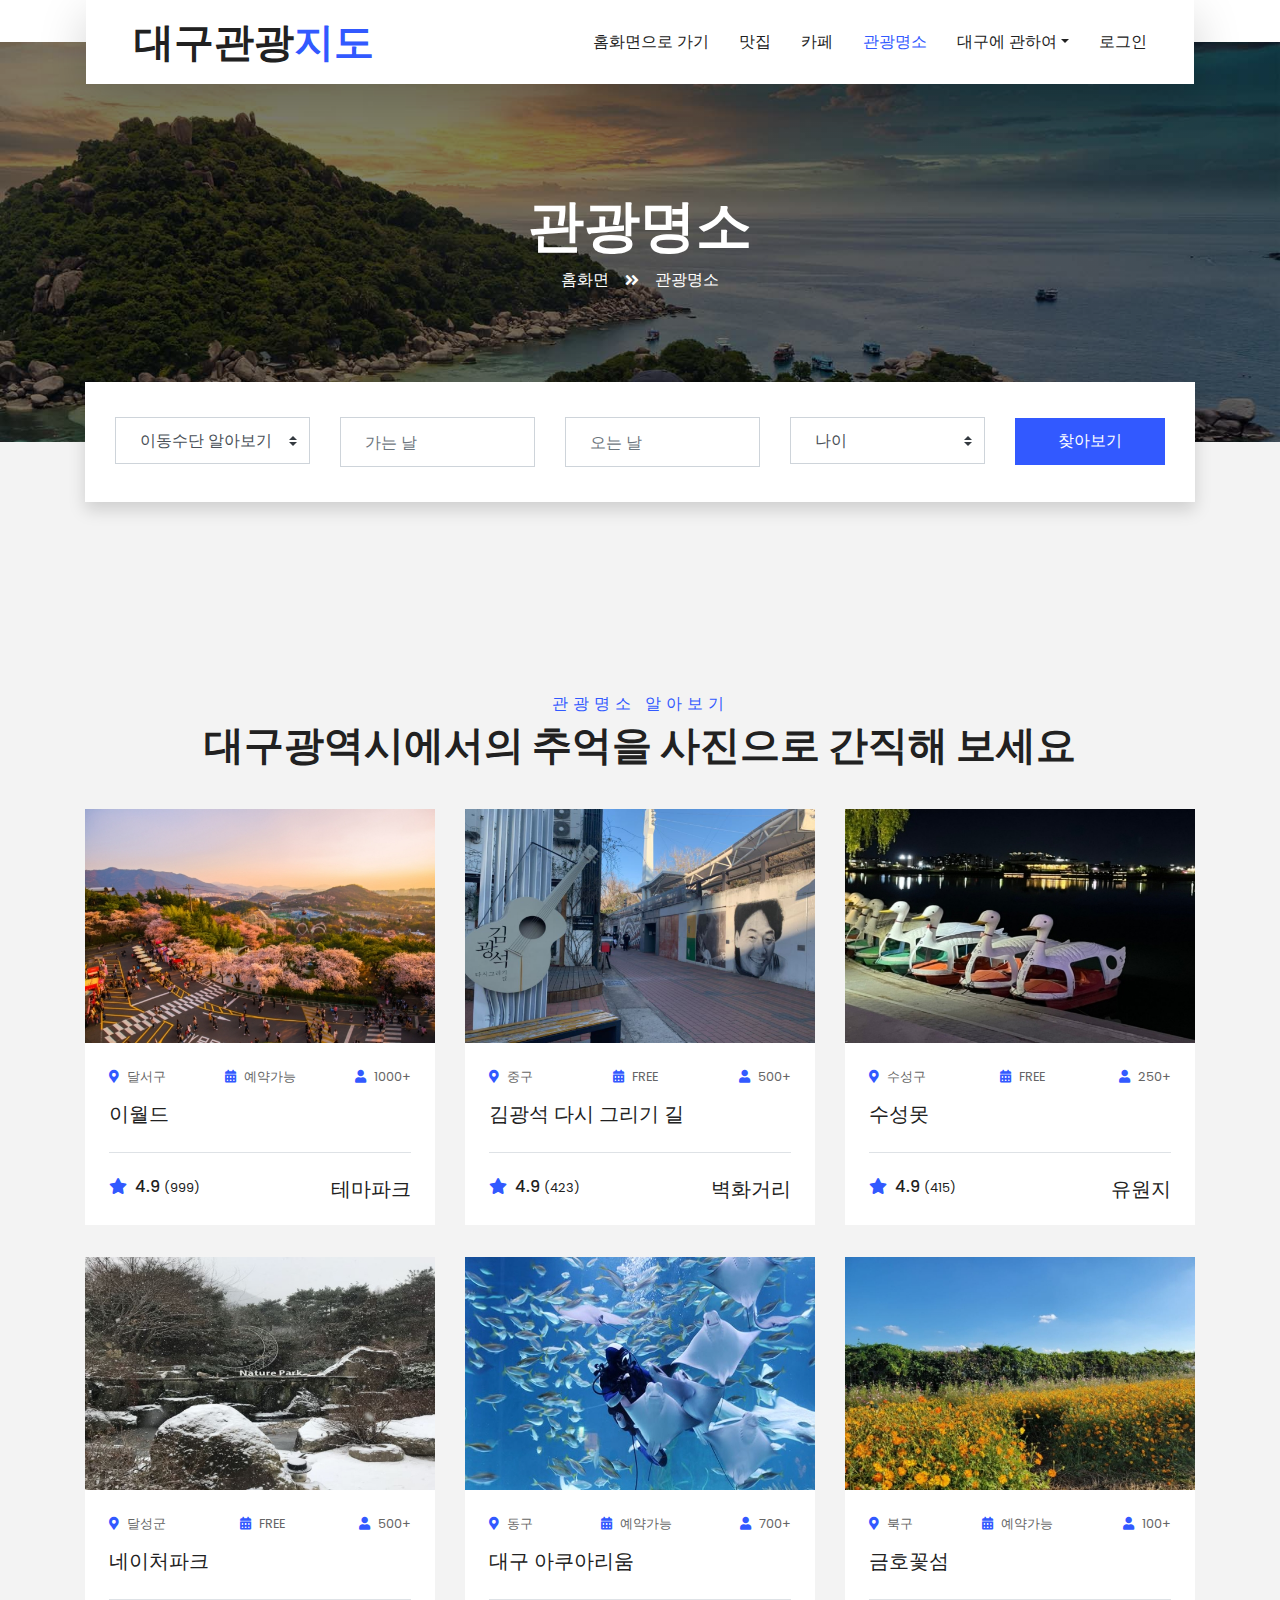
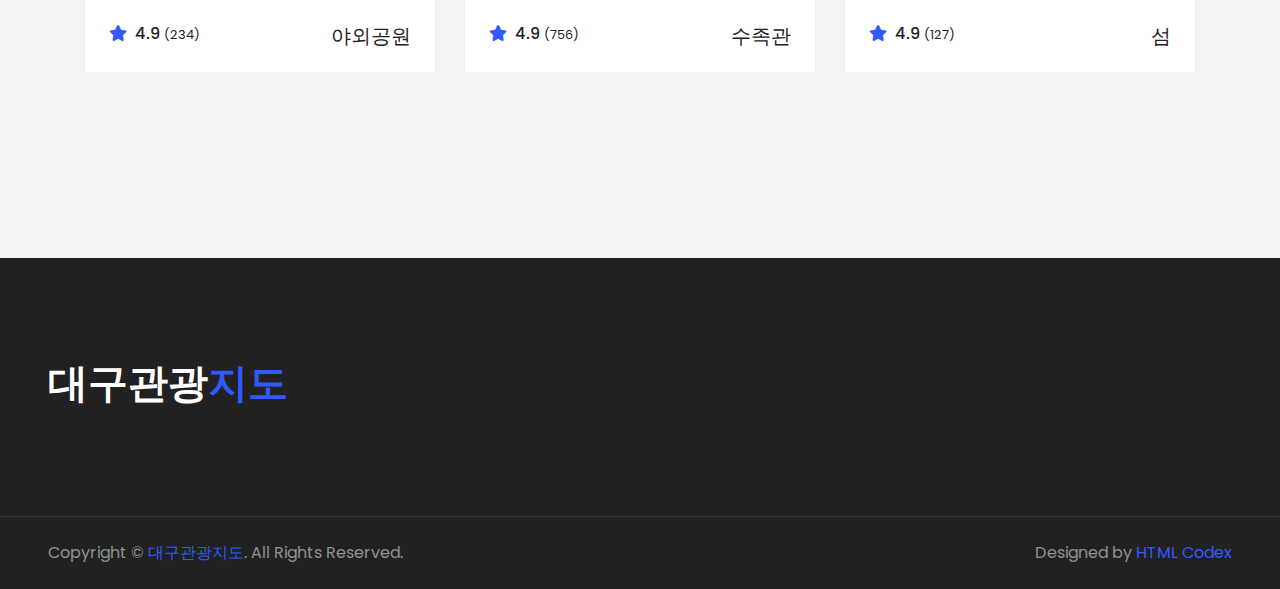
<file: tour.html>
<!DOCTYPE html>
<html lang="ko">

<head>
  <meta charset="utf-8">
  <title>대구관광지도</title>
  <meta content="width=device-width, initial-scale=1.0" name="viewport">
  <meta content="Free HTML Templates" name="keywords">
  <meta content="Free HTML Templates" name="description">

  <!-- Favicon -->
  <link href="img/favicon.ico" rel="icon">

  <!-- Google Web Fonts -->
  <link rel="preconnect" href="https://fonts.gstatic.com">
  <link href="https://fonts.googleapis.com/css2?family=Poppins:wght@400;500;600;700&display=swap" rel="stylesheet">

  <!-- Font Awesome -->
  <link href="https://cdnjs.cloudflare.com/ajax/libs/font-awesome/5.10.0/css/all.min.css" rel="stylesheet">

  <!-- Libraries Stylesheet -->
  <link href="lib/owlcarousel/assets/owl.carousel.min.css" rel="stylesheet">
  <link href="lib/tempusdominus/css/tempusdominus-bootstrap-4.min.css" rel="stylesheet" />

  <!-- Customized Bootstrap Stylesheet -->
  <link href="css/style.css" rel="stylesheet">
</head>

<body>
  <!-- Navbar Start -->
  <div class="container-fluid position-relative nav-bar p-0">
    <div class="container-lg position-relative p-0 px-lg-3" style="z-index: 9;">
      <nav class="navbar navbar-expand-lg bg-light navbar-light shadow-lg py-3 py-lg-0 pl-3 pl-lg-5">
        <a href="index.html" class="navbar-brand">
          <h1 class="m-0 text-primary"><span class="text-dark">대구관광</span>지도</h1>
        </a>
        <button type="button" class="navbar-toggler" data-toggle="collapse" data-target="#navbarCollapse">
          <span class="navbar-toggler-icon"></span>
        </button>
        <div class="collapse navbar-collapse justify-content-between px-3" id="navbarCollapse">
          <div class="navbar-nav ml-auto py-0">
            <a href="index.html" class="nav-item nav-link">홈화면으로 가기</a>
            <a href="restaurant.html" class="nav-item nav-link">맛집</a>
            <a href="cafe.html" class="nav-item nav-link">카페</a>
            <a href="tour.html" class="nav-item nav-link active">관광명소</a>
            <div class="nav-item dropdown">
              <a href="#" class="nav-link dropdown-toggle" data-toggle="dropdown">대구에 관하여</a>
              <div class="dropdown-menu border-0 rounded-0 m-0">
                <a href="festival.html" class="dropdown-item">축제 및 행사</a>
                <a href="user.html" class="dropdown-item">사용자 추천 커뮤니티</a>
                <a href="traffic.html" class="dropdown-item">대중교통 알아보기</a>
                <a href="https://www.daegu.go.kr/index.do" class="dropdown-item">대구광역시 홈페이지</a>
              </div>
            </div>
            <a href="login.html" class="nav-item nav-link">로그인</a>
          </div>
        </div>
      </nav>
    </div>
  </div>
  <!-- Navbar End -->


  <!-- Header Start -->
  <div class="container-fluid page-header">
    <div class="container">
      <div class="d-flex flex-column align-items-center justify-content-center" style="min-height: 400px">
        <h3 class="display-4 text-white text-uppercase">관광명소</h3>
        <div class="d-inline-flex text-white">
          <p class="m-0 text-uppercase"><a class="text-white" href="index.html">홈화면</a></p>
          <i class="fa fa-angle-double-right pt-1 px-3"></i>
          <p class="m-0 text-uppercase">관광명소</p>
        </div>
      </div>
    </div>
  </div>
  <!-- Header End -->


  <!-- Booking Start -->
  <div class="container-fluid booking mt-5 pb-5">
    <div class="container pb-5">
      <div class="bg-light shadow" style="padding: 30px;">
        <div class="row align-items-center" style="min-height: 60px;">
          <div class="col-md-10">
            <div class="row">
              <div class="col-md-3">
                <div class="mb-3 mb-md-0">
                  <select class="custom-select px-4" style="height: 47px;">
                    <option selected>이동수단 알아보기</option>
                    <option value="1">항공권</option>
                    <option value="2">기차표</option>
                    <option value="3">시외버스</option>
                  </select>
                </div>
              </div>
              <div class="col-md-3">
                <div class="mb-3 mb-md-0">
                  <div class="date" id="date1" data-target-input="nearest">
                    <input type="text" class="form-control p-4 datetimepicker-input" placeholder="가는 날" data-target="#date1" data-toggle="datetimepicker"/>
                  </div>
                </div>
              </div>
              <div class="col-md-3">
                <div class="mb-3 mb-md-0">
                  <div class="date" id="date2" data-target-input="nearest">
                    <input type="text" class="form-control p-4 datetimepicker-input" placeholder="오는 날" data-target="#date2" data-toggle="datetimepicker"/>
                  </div>
                </div>
              </div>
              <div class="col-md-3">
                <div class="mb-3 mb-md-0">
                  <select class="custom-select px-4" style="height: 47px;">
                    <option selected>나이</option>
                    <option value="1">만 19세 이상</option>
                    <option value="2">만 12세 이상</option>
                    <option value="2">만 12세 미만</option>
                    <option value="2">만 65세 이상</option>
                  </select>
                </div>
              </div>
            </div>
          </div>
          <div class="col-md-2">
            <button class="btn btn-primary btn-block" type="submit" style="height: 47px; margin-top: -2px;">찾아보기</button>
          </div>
        </div>
      </div>
    </div>
  </div>
  <!-- Booking End -->


  <!-- Packages Start -->
  <div class="container-fluid py-5">
    <div class="container pt-5 pb-3">
      <div class="text-center mb-3 pb-3">
        <h6 class="text-primary text-uppercase" style="letter-spacing: 5px;">관광명소 알아보기</h6>
        <h1>대구광역시에서의 추억을 사진으로 간직해 보세요</h1>
      </div>
      <div class="row">
        <div class="col-lg-4 col-md-6 mb-4">
          <div class="package-item bg-white mb-2">
            <img class="img-fluid" src="img/eworld1.jpg" alt="">
            <div class="p-4">
              <div class="d-flex justify-content-between mb-3">
                <small class="m-0"><i class="fa fa-map-marker-alt text-primary mr-2"></i>달서구</small>
                <small class="m-0"><i class="fa fa-calendar-alt text-primary mr-2"></i>예약가능</small>
                <small class="m-0"><i class="fa fa-user text-primary mr-2"></i>1000+</small>
              </div>
              <a class="h5 text-decoration-none" href="">이월드</a>
              <div class="border-top mt-4 pt-4">
                <div class="d-flex justify-content-between">
                  <h6 class="m-0"><i class="fa fa-star text-primary mr-2"></i>4.9 <small>(999)</small></h6>
                  <h5 class="m-0">테마파크</h5>
                </div>
              </div>
            </div>
          </div>
        </div>
        <div class="col-lg-4 col-md-6 mb-4">
          <div class="package-item bg-white mb-2">
            <img class="img-fluid" src="img/gwang.png" alt="">
            <div class="p-4">
              <div class="d-flex justify-content-between mb-3">
                <small class="m-0"><i class="fa fa-map-marker-alt text-primary mr-2"></i>중구</small>
                <small class="m-0"><i class="fa fa-calendar-alt text-primary mr-2"></i>FREE</small>
                <small class="m-0"><i class="fa fa-user text-primary mr-2"></i>500+</small>
              </div>
              <a class="h5 text-decoration-none" href="">김광석 다시 그리기 길</a>
              <div class="border-top mt-4 pt-4">
                <div class="d-flex justify-content-between">
                  <h6 class="m-0"><i class="fa fa-star text-primary mr-2"></i>4.9 <small>(423)</small></h6>
                  <h5 class="m-0">벽화거리</h5>
                </div>
              </div>
            </div>
          </div>
        </div>
        <div class="col-lg-4 col-md-6 mb-4">
          <div class="package-item bg-white mb-2">
            <img class="img-fluid" src="img/suseong1.jpg" alt="">
            <div class="p-4">
              <div class="d-flex justify-content-between mb-3">
                <small class="m-0"><i class="fa fa-map-marker-alt text-primary mr-2"></i>수성구</small>
                <small class="m-0"><i class="fa fa-calendar-alt text-primary mr-2"></i>FREE</small>
                <small class="m-0"><i class="fa fa-user text-primary mr-2"></i>250+</small>
              </div>
              <a class="h5 text-decoration-none" href="">수성못</a>
              <div class="border-top mt-4 pt-4">
                <div class="d-flex justify-content-between">
                  <h6 class="m-0"><i class="fa fa-star text-primary mr-2"></i>4.9 <small>(415)</small></h6>
                  <h5 class="m-0">유원지</h5>
                </div>
              </div>
            </div>
          </div>
        </div>
        <div class="col-lg-4 col-md-6 mb-4">
          <div class="package-item bg-white mb-2">
            <img class="img-fluid" src="img/nature.jpg" alt="">
            <div class="p-4">
              <div class="d-flex justify-content-between mb-3">
                <small class="m-0"><i class="fa fa-map-marker-alt text-primary mr-2"></i>달성군</small>
                <small class="m-0"><i class="fa fa-calendar-alt text-primary mr-2"></i>FREE</small>
                <small class="m-0"><i class="fa fa-user text-primary mr-2"></i>500+</small>
              </div>
              <a class="h5 text-decoration-none" href="">네이처파크</a>
              <div class="border-top mt-4 pt-4">
                <div class="d-flex justify-content-between">
                  <h6 class="m-0"><i class="fa fa-star text-primary mr-2"></i>4.9 <small>(234)</small></h6>
                  <h5 class="m-0">야외공원</h5>
                </div>
              </div>
            </div>
          </div>
        </div>
        <div class="col-lg-4 col-md-6 mb-4">
          <div class="package-item bg-white mb-2">
            <img class="img-fluid" src="img/aqua.jpg" alt="">
            <div class="p-4">
              <div class="d-flex justify-content-between mb-3">
                <small class="m-0"><i class="fa fa-map-marker-alt text-primary mr-2"></i>동구</small>
                <small class="m-0"><i class="fa fa-calendar-alt text-primary mr-2"></i>예약가능</small>
                <small class="m-0"><i class="fa fa-user text-primary mr-2"></i>700+</small>
              </div>
              <a class="h5 text-decoration-none" href="">대구 아쿠아리움</a>
              <div class="border-top mt-4 pt-4">
                <div class="d-flex justify-content-between">
                  <h6 class="m-0"><i class="fa fa-star text-primary mr-2"></i>4.9 <small>(756)</small></h6>
                  <h5 class="m-0">수족관</h5>
                </div>
              </div>
            </div>
          </div>
        </div>
        <div class="col-lg-4 col-md-6 mb-4">
          <div class="package-item bg-white mb-2">
            <img class="img-fluid" src="img/flower.jpg" alt="">
            <div class="p-4">
              <div class="d-flex justify-content-between mb-3">
                <small class="m-0"><i class="fa fa-map-marker-alt text-primary mr-2"></i>북구</small>
                <small class="m-0"><i class="fa fa-calendar-alt text-primary mr-2"></i>예약가능</small>
                <small class="m-0"><i class="fa fa-user text-primary mr-2"></i>100+</small>
              </div>
              <a class="h5 text-decoration-none" href="">금호꽃섬</a>
              <div class="border-top mt-4 pt-4">
                <div class="d-flex justify-content-between">
                  <h6 class="m-0"><i class="fa fa-star text-primary mr-2"></i>4.9 <small>(127)</small></h6>
                  <h5 class="m-0">섬</h5>
                </div>
              </div>
            </div>
          </div>
        </div>
      </div>
    </div>
  </div>
  <!-- Packages End -->

  <!-- Footer Start -->
  <div class="container-fluid bg-dark text-white-50 py-5 px-sm-3 px-lg-5" style="margin-top: 90px;">
    <div class="row pt-5">
      <div class="col-lg-3 col-md-6 mb-5">
        <a href="" class="navbar-brand">
          <h1 class="text-primary"><span class="text-white">대구관광</span>지도</h1>
        </a>
      </div>
    </div>
  </div>
  <div class="container-fluid bg-dark text-white border-top py-4 px-sm-3 px-md-5" style="border-color: rgba(256, 256, 256, .1) !important;">
    <div class="row">
      <div class="col-lg-6 text-center text-md-left mb-3 mb-md-0">
        <p class="m-0 text-white-50">Copyright &copy; <a href="index.html">대구관광지도</a>. All Rights Reserved.</a>
        </p>
      </div>
      <div class="col-lg-6 text-center text-md-right">
        <p class="m-0 text-white-50">Designed by <a href="https://htmlcodex.com">HTML Codex</a>
        </p>
      </div>
    </div>
  </div>
  <!-- Footer End -->


  <!-- Back to Top -->
  <a href="#" class="btn btn-lg btn-primary btn-lg-square back-to-top"><i class="fa fa-angle-double-up"></i></a>


  <!-- JavaScript Libraries -->
  <script src="https://code.jquery.com/jquery-3.4.1.min.js"></script>
  <script src="https://stackpath.bootstrapcdn.com/bootstrap/4.4.1/js/bootstrap.bundle.min.js"></script>
  <script src="lib/easing/easing.min.js"></script>
  <script src="lib/owlcarousel/owl.carousel.min.js"></script>
  <script src="lib/tempusdominus/js/moment.min.js"></script>
  <script src="lib/tempusdominus/js/moment-timezone.min.js"></script>
  <script src="lib/tempusdominus/js/tempusdominus-bootstrap-4.min.js"></script>

  <!-- Contact Javascript File -->
  <script src="mail/jqBootstrapValidation.min.js"></script>
  <script src="mail/contact.js"></script>

  <!-- Template Javascript -->
  <script src="js/main.js"></script>
</body>

</html>
</file>
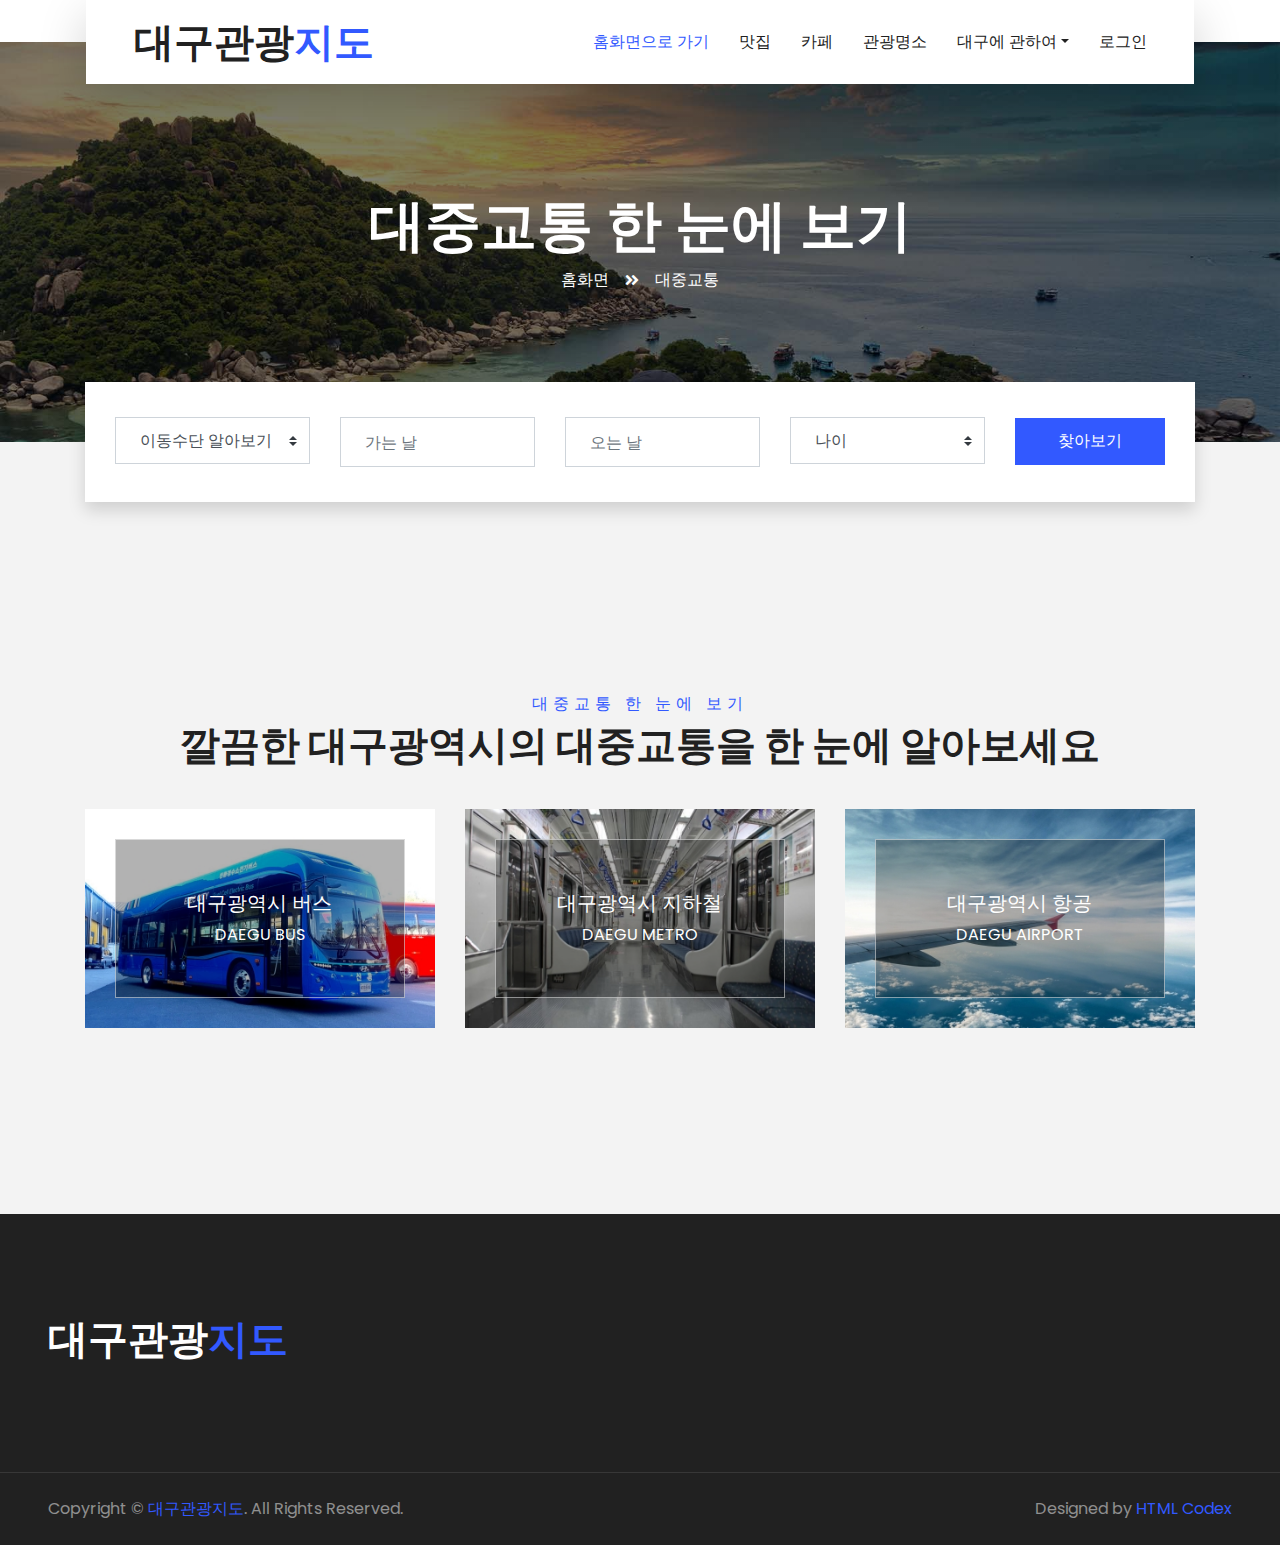
<file: traffic.html>
<!DOCTYPE html>
<html lang="en">

<head>
  <meta charset="utf-8">
  <title>대구관광지도</title>
  <meta content="width=device-width, initial-scale=1.0" name="viewport">
  <meta content="Free HTML Templates" name="keywords">
  <meta content="Free HTML Templates" name="description">

  <!-- Favicon -->
  <link href="img/favicon.ico" rel="icon">

  <!-- Google Web Fonts -->
  <link rel="preconnect" href="https://fonts.gstatic.com">
  <link href="https://fonts.googleapis.com/css2?family=Poppins:wght@400;500;600;700&display=swap" rel="stylesheet">

  <!-- Font Awesome -->
  <link href="https://cdnjs.cloudflare.com/ajax/libs/font-awesome/5.10.0/css/all.min.css" rel="stylesheet">

  <!-- Libraries Stylesheet -->
  <link href="lib/owlcarousel/assets/owl.carousel.min.css" rel="stylesheet">
  <link href="lib/tempusdominus/css/tempusdominus-bootstrap-4.min.css" rel="stylesheet" />

  <!-- Customized Bootstrap Stylesheet -->
  <link href="css/style.css" rel="stylesheet">
</head>

<body>
  <!-- Navbar Start -->
  <div class="container-fluid position-relative nav-bar p-0">
    <div class="container-lg position-relative p-0 px-lg-3" style="z-index: 9;">
      <nav class="navbar navbar-expand-lg bg-light navbar-light shadow-lg py-3 py-lg-0 pl-3 pl-lg-5">
        <a href="index.html" class="navbar-brand">
          <h1 class="m-0 text-primary"><span class="text-dark">대구관광</span>지도</h1>
        </a>
        <button type="button" class="navbar-toggler" data-toggle="collapse" data-target="#navbarCollapse">
          <span class="navbar-toggler-icon"></span>
        </button>
        <div class="collapse navbar-collapse justify-content-between px-3" id="navbarCollapse">
          <div class="navbar-nav ml-auto py-0">
            <a href="index.html" class="nav-item nav-link active">홈화면으로 가기</a>
            <a href="restaurant.html" class="nav-item nav-link">맛집</a>
            <a href="cafe.html" class="nav-item nav-link">카페</a>
            <a href="tour.html" class="nav-item nav-link">관광명소</a>
            <div class="nav-item dropdown">
              <a href="#" class="nav-link dropdown-toggle" data-toggle="dropdown">대구에 관하여</a>
              <div class="dropdown-menu border-0 rounded-0 m-0">
                <a href="festival.html" class="dropdown-item">축제 및 행사</a>
                <a href="user.html" class="dropdown-item">사용자 추천 커뮤니티</a>
                <a href="traffic.html" class="dropdown-item">대중교통 알아보기</a>
                <a href="https://www.daegu.go.kr/index.do" class="dropdown-item">대구광역시 홈페이지</a>
              </div>
            </div>
            <a href="login.html" class="nav-item nav-link">로그인</a>
          </div>
        </div>
      </nav>
    </div>
  </div>
  <!-- Navbar End -->


  <!-- Header Start -->
  <div class="container-fluid page-header">
    <div class="container">
      <div class="d-flex flex-column align-items-center justify-content-center" style="min-height: 400px">
        <h3 class="display-4 text-white text-uppercase">대중교통 한 눈에 보기</h3>
        <div class="d-inline-flex text-white">
          <p class="m-0 text-uppercase"><a class="text-white" href="index.html">홈화면</a></p>
          <i class="fa fa-angle-double-right pt-1 px-3"></i>
          <p class="m-0 text-uppercase">대중교통</p>
        </div>
      </div>
    </div>
  </div>
  <!-- Header End -->


  <!-- Booking Start -->
  <div class="container-fluid booking mt-5 pb-5">
    <div class="container pb-5">
      <div class="bg-light shadow" style="padding: 30px;">
        <div class="row align-items-center" style="min-height: 60px;">
          <div class="col-md-10">
            <div class="row">
              <div class="col-md-3">
                <div class="mb-3 mb-md-0">
                  <select class="custom-select px-4" style="height: 47px;">
                    <option selected>이동수단 알아보기</option>
                    <option value="1">항공권</option>
                    <option value="2">기차표</option>
                    <option value="3">시외버스</option>
                  </select>
                </div>
              </div>
              <div class="col-md-3">
                <div class="mb-3 mb-md-0">
                  <div class="date" id="date1" data-target-input="nearest">
                    <input type="text" class="form-control p-4 datetimepicker-input" placeholder="가는 날" data-target="#date1" data-toggle="datetimepicker"/>
                  </div>
                </div>
              </div>
              <div class="col-md-3">
                <div class="mb-3 mb-md-0">
                  <div class="date" id="date2" data-target-input="nearest">
                    <input type="text" class="form-control p-4 datetimepicker-input" placeholder="오는 날" data-target="#date2" data-toggle="datetimepicker"/>
                  </div>
                </div>
              </div>
              <div class="col-md-3">
                <div class="mb-3 mb-md-0">
                  <select class="custom-select px-4" style="height: 47px;">
                    <option selected>나이</option>
                    <option value="1">만 19세 이상</option>
                    <option value="2">만 12세 이상</option>
                    <option value="2">만 12세 미만</option>
                    <option value="2">만 65세 이상</option>
                  </select>
                </div>
              </div>
            </div>
          </div>
          <div class="col-md-2">
            <button class="btn btn-primary btn-block" type="submit" style="height: 47px; margin-top: -2px;">찾아보기</button>
          </div>
        </div>
      </div>
    </div>
  </div>
  <!-- Booking End -->


  <!-- Destination Start -->
  <div class="container-fluid py-5">
    <div class="container pt-5 pb-3">
      <div class="text-center mb-3 pb-3">
        <h6 class="text-primary text-uppercase" style="letter-spacing: 5px;">대중교통 한 눈에 보기</h6>
        <h1>깔끔한 대구광역시의 대중교통을 한 눈에 알아보세요</h1>
      </div>
      <div class="row">
        <div class="col-lg-4 col-md-6 mb-4">
          <div class="destination-item position-relative overflow-hidden mb-2">
            <img class="img-fluid" src="img/bus.jpg" alt="">
            <a class="destination-overlay text-white text-decoration-none" href="https://businfo.daegu.go.kr/">
              <h5 class="text-white">대구광역시 버스</h5>
              <span>DAEGU BUS</span>
            </a>
          </div>
        </div>
        <div class="col-lg-4 col-md-6 mb-4">
          <div class="destination-item position-relative overflow-hidden mb-2">
            <img class="img-fluid" src="img/metro.jpg" alt="">
            <a class="destination-overlay text-white text-decoration-none" href="https://www.dtro.or.kr/">
              <h5 class="text-white">대구광역시 지하철</h5>
              <span>DAEGU METRO</span>
            </a>
            </div>
            </div>
            <div class="col-lg-4 col-md-6 mb-4">
              <div class="destination-item position-relative overflow-hidden mb-2">
                <img class="img-fluid" src="img/airport.jpg" alt="">
                <a class="destination-overlay text-white text-decoration-none" href="https://www.airport.co.kr/daegu/index.do">
                  <h5 class="text-white">대구광역시 항공</h5>
                  <span>DAEGU AIRPORT</span>
                </a>
              </div>
            </div>
          </div>
        </div>
        
      </div>
    </div>
  </div>
  <!-- Destination Start -->


  <!-- Footer Start -->
  <div class="container-fluid bg-dark text-white-50 py-5 px-sm-3 px-lg-5" style="margin-top: 90px;">
    <div class="row pt-5">
      <div class="col-lg-3 col-md-6 mb-5">
        <a href="" class="navbar-brand">
          <h1 class="text-primary"><span class="text-white">대구관광</span>지도</h1>
        </a>
      </div>
    </div>
  </div>
  <div class="container-fluid bg-dark text-white border-top py-4 px-sm-3 px-md-5" style="border-color: rgba(256, 256, 256, .1) !important;">
    <div class="row">
      <div class="col-lg-6 text-center text-md-left mb-3 mb-md-0">
        <p class="m-0 text-white-50">Copyright &copy; <a href="index.html">대구관광지도</a>. All Rights Reserved.</a>
        </p>
      </div>
      <div class="col-lg-6 text-center text-md-right">
        <p class="m-0 text-white-50">Designed by <a href="https://htmlcodex.com">HTML Codex</a>
        </p>
      </div>
    </div>
  </div>
  <!-- Footer End -->


  <!-- Back to Top -->
  <a href="#" class="btn btn-lg btn-primary btn-lg-square back-to-top"><i class="fa fa-angle-double-up"></i></a>


  <!-- JavaScript Libraries -->
  <script src="https://code.jquery.com/jquery-3.4.1.min.js"></script>
  <script src="https://stackpath.bootstrapcdn.com/bootstrap/4.4.1/js/bootstrap.bundle.min.js"></script>
  <script src="lib/easing/easing.min.js"></script>
  <script src="lib/owlcarousel/owl.carousel.min.js"></script>
  <script src="lib/tempusdominus/js/moment.min.js"></script>
  <script src="lib/tempusdominus/js/moment-timezone.min.js"></script>
  <script src="lib/tempusdominus/js/tempusdominus-bootstrap-4.min.js"></script>

  <!-- Contact Javascript File -->
  <script src="mail/jqBootstrapValidation.min.js"></script>
  <script src="mail/contact.js"></script>

  <!-- Template Javascript -->
  <script src="js/main.js"></script>
</body>

</html>
</file>
<file: css/style.css>
/******* Bootstrap Theming ********/
/*!
 * Bootstrap v4.5.3 (https://getbootstrap.com/)
 * Copyright 2011-2020 The Bootstrap Authors
 * Copyright 2011-2020 Twitter, Inc.
 * Licensed under MIT (https://github.com/twbs/bootstrap/blob/main/LICENSE)
 */
:root {
  --blue: #007bff;
  --indigo: #6610f2;
  --purple: #6f42c1;
  --pink: #e83e8c;
  --red: #dc3545;
  --orange: #fd7e14;
  --yellow: #ffc107;
  --green: #28a745;
  --teal: #20c997;
  --cyan: #17a2b8;
  --white: #fff;
  --gray: #6c757d;
  --gray-dark: #343a40;
  --primary: #3259ff;
  --secondary: #f4faec;
  --success: #28a745;
  --info: #17a2b8;
  --warning: #ffc107;
  --danger: #dc3545;
  --light: #FFFFFF;
  --dark: #212121;
  --breakpoint-xs: 0;
  --breakpoint-sm: 576px;
  --breakpoint-md: 768px;
  --breakpoint-lg: 992px;
  --breakpoint-xl: 1200px;
  --font-family-sans-serif: "Poppins", sans-serif;
  --font-family-monospace: SFMono-Regular, Menlo, Monaco, Consolas, "Liberation Mono", "Courier New", monospace;
}

*,
*::before,
*::after {
  box-sizing: border-box;
}

html {
  font-family: sans-serif;
  line-height: 1.15;
  -webkit-text-size-adjust: 100%;
  -webkit-tap-highlight-color: rgba(0, 0, 0, 0);
}

article, aside, figcaption, figure, footer, header, hgroup, main, nav, section {
  display: block;
}

body {
  margin: 0;
  font-family: "Poppins", sans-serif;
  font-size: 1rem;
  font-weight: 400;
  line-height: 1.5;
  color: #656565;
  text-align: left;
  background-color: #F3F3F3;
}

[tabindex="-1"]:focus:not(:focus-visible) {
  outline: 0 !important;
}

hr {
  box-sizing: content-box;
  height: 0;
  overflow: visible;
}

h1, h2, h3, h4, h5, h6 {
  margin-top: 0;
  margin-bottom: 0.5rem;
}

p {
  margin-top: 0;
  margin-bottom: 1rem;
}

abbr[title],
abbr[data-original-title] {
  text-decoration: underline;
  text-decoration: underline dotted;
  cursor: help;
  border-bottom: 0;
  text-decoration-skip-ink: none;
}

address {
  margin-bottom: 1rem;
  font-style: normal;
  line-height: inherit;
}

ol,
ul,
dl {
  margin-top: 0;
  margin-bottom: 1rem;
}

ol ol,
ul ul,
ol ul,
ul ol {
  margin-bottom: 0;
}

dt {
  font-weight: 700;
}

dd {
  margin-bottom: .5rem;
  margin-left: 0;
}

blockquote {
  margin: 0 0 1rem;
}

b,
strong {
  font-weight: bolder;
}

small {
  font-size: 80%;
}

sub,
sup {
  position: relative;
  font-size: 75%;
  line-height: 0;
  vertical-align: baseline;
}

sub {
  bottom: -.25em;
}

sup {
  top: -.5em;
}

a {
  color: #3259ff;
  text-decoration: none;
  background-color: transparent;
}

a:hover {
  color: #527a20;
  text-decoration: underline;
}

a:not([href]):not([class]) {
  color: inherit;
  text-decoration: none;
}

a:not([href]):not([class]):hover {
  color: inherit;
  text-decoration: none;
}

pre,
code,
kbd,
samp {
  font-family: SFMono-Regular, Menlo, Monaco, Consolas, "Liberation Mono", "Courier New", monospace;
  font-size: 1em;
}

pre {
  margin-top: 0;
  margin-bottom: 1rem;
  overflow: auto;
  -ms-overflow-style: scrollbar;
}

figure {
  margin: 0 0 1rem;
}

img {
  vertical-align: middle;
  border-style: none;
}

svg {
  overflow: hidden;
  vertical-align: middle;
}

table {
  border-collapse: collapse;
}

caption {
  padding-top: 0.75rem;
  padding-bottom: 0.75rem;
  color: #6c757d;
  text-align: left;
  caption-side: bottom;
}

th {
  text-align: inherit;
  text-align: -webkit-match-parent;
}

label {
  display: inline-block;
  margin-bottom: 0.5rem;
}

button {
  border-radius: 0;
}

button:focus {
  outline: 1px dotted;
  outline: 5px auto -webkit-focus-ring-color;
}

input,
button,
select,
optgroup,
textarea {
  margin: 0;
  font-family: inherit;
  font-size: inherit;
  line-height: inherit;
}

button,
input {
  overflow: visible;
}

button,
select {
  text-transform: none;
}

[role="button"] {
  cursor: pointer;
}

select {
  word-wrap: normal;
}

button,
[type="button"],
[type="reset"],
[type="submit"] {
  -webkit-appearance: button;
}

button:not(:disabled),
[type="button"]:not(:disabled),
[type="reset"]:not(:disabled),
[type="submit"]:not(:disabled) {
  cursor: pointer;
}

button::-moz-focus-inner,
[type="button"]::-moz-focus-inner,
[type="reset"]::-moz-focus-inner,
[type="submit"]::-moz-focus-inner {
  padding: 0;
  border-style: none;
}

input[type="radio"],
input[type="checkbox"] {
  box-sizing: border-box;
  padding: 0;
}

textarea {
  overflow: auto;
  resize: vertical;
}

fieldset {
  min-width: 0;
  padding: 0;
  margin: 0;
  border: 0;
}

legend {
  display: block;
  width: 100%;
  max-width: 100%;
  padding: 0;
  margin-bottom: .5rem;
  font-size: 1.5rem;
  line-height: inherit;
  color: inherit;
  white-space: normal;
}

@media (max-width: 1200px) {
  legend {
    font-size: calc(1.275rem + 0.3vw) ;
  }
}

progress {
  vertical-align: baseline;
}

[type="number"]::-webkit-inner-spin-button,
[type="number"]::-webkit-outer-spin-button {
  height: auto;
}

[type="search"] {
  outline-offset: -2px;
  -webkit-appearance: none;
}

[type="search"]::-webkit-search-decoration {
  -webkit-appearance: none;
}

::-webkit-file-upload-button {
  font: inherit;
  -webkit-appearance: button;
}

output {
  display: inline-block;
}

summary {
  display: list-item;
  cursor: pointer;
}

template {
  display: none;
}

[hidden] {
  display: none !important;
}

h1, h2, h3, h4, h5, h6,
.h1, .h2, .h3, .h4, .h5, .h6 {
  margin-bottom: 0.5rem;
  font-weight: 500;
  line-height: 1.2;
  color: #212121;
}

h1, .h1 {
  font-size: 2.5rem;
}

@media (max-width: 1200px) {
  h1, .h1 {
    font-size: calc(1.375rem + 1.5vw) ;
  }
}

h2, .h2 {
  font-size: 2rem;
}

@media (max-width: 1200px) {
  h2, .h2 {
    font-size: calc(1.325rem + 0.9vw) ;
  }
}

h3, .h3 {
  font-size: 1.75rem;
}

@media (max-width: 1200px) {
  h3, .h3 {
    font-size: calc(1.3rem + 0.6vw) ;
  }
}

h4, .h4 {
  font-size: 1.5rem;
}

@media (max-width: 1200px) {
  h4, .h4 {
    font-size: calc(1.275rem + 0.3vw) ;
  }
}

h5, .h5 {
  font-size: 1.25rem;
}

h6, .h6 {
  font-size: 1rem;
}

.lead {
  font-size: 1.25rem;
  font-weight: 300;
}

.display-1 {
  font-size: 6rem;
  font-weight: 300;
  line-height: 1.2;
}

@media (max-width: 1200px) {
  .display-1 {
    font-size: calc(1.725rem + 5.7vw) ;
  }
}

.display-2 {
  font-size: 5.5rem;
  font-weight: 300;
  line-height: 1.2;
}

@media (max-width: 1200px) {
  .display-2 {
    font-size: calc(1.675rem + 5.1vw) ;
  }
}

.display-3 {
  font-size: 4.5rem;
  font-weight: 300;
  line-height: 1.2;
}

@media (max-width: 1200px) {
  .display-3 {
    font-size: calc(1.575rem + 3.9vw) ;
  }
}

.display-4 {
  font-size: 3.5rem;
  font-weight: 300;
  line-height: 1.2;
}

@media (max-width: 1200px) {
  .display-4 {
    font-size: calc(1.475rem + 2.7vw) ;
  }
}

hr {
  margin-top: 1rem;
  margin-bottom: 1rem;
  border: 0;
  border-top: 1px solid rgba(0, 0, 0, 0.1);
}

small,
.small {
  font-size: 80%;
  font-weight: 400;
}

mark,
.mark {
  padding: 0.2em;
  background-color: #fcf8e3;
}

.list-unstyled {
  padding-left: 0;
  list-style: none;
}

.list-inline {
  padding-left: 0;
  list-style: none;
}

.list-inline-item {
  display: inline-block;
}

.list-inline-item:not(:last-child) {
  margin-right: 0.5rem;
}

.initialism {
  font-size: 90%;
  text-transform: uppercase;
}

.blockquote {
  margin-bottom: 1rem;
  font-size: 1.25rem;
}

.blockquote-footer {
  display: block;
  font-size: 80%;
  color: #6c757d;
}

.blockquote-footer::before {
  content: "\2014\00A0";
}

.img-fluid {
  max-width: 100%;
  height: auto;
}

.img-thumbnail {
  padding: 0.25rem;
  background-color: #F3F3F3;
  border: 1px solid #dee2e6;
  max-width: 100%;
  height: auto;
}

.figure {
  display: inline-block;
}

.figure-img {
  margin-bottom: 0.5rem;
  line-height: 1;
}

.figure-caption {
  font-size: 90%;
  color: #6c757d;
}

code {
  font-size: 87.5%;
  color: #e83e8c;
  word-wrap: break-word;
}

a > code {
  color: inherit;
}

kbd {
  padding: 0.2rem 0.4rem;
  font-size: 87.5%;
  color: #fff;
  background-color: #212529;
}

kbd kbd {
  padding: 0;
  font-size: 100%;
  font-weight: 700;
}

pre {
  display: block;
  font-size: 87.5%;
  color: #212529;
}

pre code {
  font-size: inherit;
  color: inherit;
  word-break: normal;
}

.pre-scrollable {
  max-height: 340px;
  overflow-y: scroll;
}

.container,
.container-fluid,
.container-sm,
.container-md,
.container-lg,
.container-xl {
  width: 100%;
  padding-right: 15px;
  padding-left: 15px;
  margin-right: auto;
  margin-left: auto;
}

@media (min-width: 576px) {
  .container, .container-sm {
    max-width: 540px;
  }
}

@media (min-width: 768px) {
  .container, .container-sm, .container-md {
    max-width: 720px;
  }
}

@media (min-width: 992px) {
  .container, .container-sm, .container-md, .container-lg {
    max-width: 960px;
  }
}

@media (min-width: 1200px) {
  .container, .container-sm, .container-md, .container-lg, .container-xl {
    max-width: 1140px;
  }
}

.row {
  display: flex;
  flex-wrap: wrap;
  margin-right: -15px;
  margin-left: -15px;
}

.no-gutters {
  margin-right: 0;
  margin-left: 0;
}

.no-gutters > .col,
.no-gutters > [class*="col-"] {
  padding-right: 0;
  padding-left: 0;
}

.col-1, .col-2, .col-3, .col-4, .col-5, .col-6, .col-7, .col-8, .col-9, .col-10, .col-11, .col-12, .col,
.col-auto, .col-sm-1, .col-sm-2, .col-sm-3, .col-sm-4, .col-sm-5, .col-sm-6, .col-sm-7, .col-sm-8, .col-sm-9, .col-sm-10, .col-sm-11, .col-sm-12, .col-sm,
.col-sm-auto, .col-md-1, .col-md-2, .col-md-3, .col-md-4, .col-md-5, .col-md-6, .col-md-7, .col-md-8, .col-md-9, .col-md-10, .col-md-11, .col-md-12, .col-md,
.col-md-auto, .col-lg-1, .col-lg-2, .col-lg-3, .col-lg-4, .col-lg-5, .col-lg-6, .col-lg-7, .col-lg-8, .col-lg-9, .col-lg-10, .col-lg-11, .col-lg-12, .col-lg,
.col-lg-auto, .col-xl-1, .col-xl-2, .col-xl-3, .col-xl-4, .col-xl-5, .col-xl-6, .col-xl-7, .col-xl-8, .col-xl-9, .col-xl-10, .col-xl-11, .col-xl-12, .col-xl,
.col-xl-auto {
  position: relative;
  width: 100%;
  padding-right: 15px;
  padding-left: 15px;
}

.col {
  flex-basis: 0;
  flex-grow: 1;
  max-width: 100%;
}

.row-cols-1 > * {
  flex: 0 0 100%;
  max-width: 100%;
}

.row-cols-2 > * {
  flex: 0 0 50%;
  max-width: 50%;
}

.row-cols-3 > * {
  flex: 0 0 33.33333%;
  max-width: 33.33333%;
}

.row-cols-4 > * {
  flex: 0 0 25%;
  max-width: 25%;
}

.row-cols-5 > * {
  flex: 0 0 20%;
  max-width: 20%;
}

.row-cols-6 > * {
  flex: 0 0 16.66667%;
  max-width: 16.66667%;
}

.col-auto {
  flex: 0 0 auto;
  width: auto;
  max-width: 100%;
}

.col-1 {
  flex: 0 0 8.33333%;
  max-width: 8.33333%;
}

.col-2 {
  flex: 0 0 16.66667%;
  max-width: 16.66667%;
}

.col-3 {
  flex: 0 0 25%;
  max-width: 25%;
}

.col-4 {
  flex: 0 0 33.33333%;
  max-width: 33.33333%;
}

.col-5 {
  flex: 0 0 41.66667%;
  max-width: 41.66667%;
}

.col-6 {
  flex: 0 0 50%;
  max-width: 50%;
}

.col-7 {
  flex: 0 0 58.33333%;
  max-width: 58.33333%;
}

.col-8 {
  flex: 0 0 66.66667%;
  max-width: 66.66667%;
}

.col-9 {
  flex: 0 0 75%;
  max-width: 75%;
}

.col-10 {
  flex: 0 0 83.33333%;
  max-width: 83.33333%;
}

.col-11 {
  flex: 0 0 91.66667%;
  max-width: 91.66667%;
}

.col-12 {
  flex: 0 0 100%;
  max-width: 100%;
}

.order-first {
  order: -1;
}

.order-last {
  order: 13;
}

.order-0 {
  order: 0;
}

.order-1 {
  order: 1;
}

.order-2 {
  order: 2;
}

.order-3 {
  order: 3;
}

.order-4 {
  order: 4;
}

.order-5 {
  order: 5;
}

.order-6 {
  order: 6;
}

.order-7 {
  order: 7;
}

.order-8 {
  order: 8;
}

.order-9 {
  order: 9;
}

.order-10 {
  order: 10;
}

.order-11 {
  order: 11;
}

.order-12 {
  order: 12;
}

.offset-1 {
  margin-left: 8.33333%;
}

.offset-2 {
  margin-left: 16.66667%;
}

.offset-3 {
  margin-left: 25%;
}

.offset-4 {
  margin-left: 33.33333%;
}

.offset-5 {
  margin-left: 41.66667%;
}

.offset-6 {
  margin-left: 50%;
}

.offset-7 {
  margin-left: 58.33333%;
}

.offset-8 {
  margin-left: 66.66667%;
}

.offset-9 {
  margin-left: 75%;
}

.offset-10 {
  margin-left: 83.33333%;
}

.offset-11 {
  margin-left: 91.66667%;
}

@media (min-width: 576px) {
  .col-sm {
    flex-basis: 0;
    flex-grow: 1;
    max-width: 100%;
  }
  .row-cols-sm-1 > * {
    flex: 0 0 100%;
    max-width: 100%;
  }
  .row-cols-sm-2 > * {
    flex: 0 0 50%;
    max-width: 50%;
  }
  .row-cols-sm-3 > * {
    flex: 0 0 33.33333%;
    max-width: 33.33333%;
  }
  .row-cols-sm-4 > * {
    flex: 0 0 25%;
    max-width: 25%;
  }
  .row-cols-sm-5 > * {
    flex: 0 0 20%;
    max-width: 20%;
  }
  .row-cols-sm-6 > * {
    flex: 0 0 16.66667%;
    max-width: 16.66667%;
  }
  .col-sm-auto {
    flex: 0 0 auto;
    width: auto;
    max-width: 100%;
  }
  .col-sm-1 {
    flex: 0 0 8.33333%;
    max-width: 8.33333%;
  }
  .col-sm-2 {
    flex: 0 0 16.66667%;
    max-width: 16.66667%;
  }
  .col-sm-3 {
    flex: 0 0 25%;
    max-width: 25%;
  }
  .col-sm-4 {
    flex: 0 0 33.33333%;
    max-width: 33.33333%;
  }
  .col-sm-5 {
    flex: 0 0 41.66667%;
    max-width: 41.66667%;
  }
  .col-sm-6 {
    flex: 0 0 50%;
    max-width: 50%;
  }
  .col-sm-7 {
    flex: 0 0 58.33333%;
    max-width: 58.33333%;
  }
  .col-sm-8 {
    flex: 0 0 66.66667%;
    max-width: 66.66667%;
  }
  .col-sm-9 {
    flex: 0 0 75%;
    max-width: 75%;
  }
  .col-sm-10 {
    flex: 0 0 83.33333%;
    max-width: 83.33333%;
  }
  .col-sm-11 {
    flex: 0 0 91.66667%;
    max-width: 91.66667%;
  }
  .col-sm-12 {
    flex: 0 0 100%;
    max-width: 100%;
  }
  .order-sm-first {
    order: -1;
  }
  .order-sm-last {
    order: 13;
  }
  .order-sm-0 {
    order: 0;
  }
  .order-sm-1 {
    order: 1;
  }
  .order-sm-2 {
    order: 2;
  }
  .order-sm-3 {
    order: 3;
  }
  .order-sm-4 {
    order: 4;
  }
  .order-sm-5 {
    order: 5;
  }
  .order-sm-6 {
    order: 6;
  }
  .order-sm-7 {
    order: 7;
  }
  .order-sm-8 {
    order: 8;
  }
  .order-sm-9 {
    order: 9;
  }
  .order-sm-10 {
    order: 10;
  }
  .order-sm-11 {
    order: 11;
  }
  .order-sm-12 {
    order: 12;
  }
  .offset-sm-0 {
    margin-left: 0;
  }
  .offset-sm-1 {
    margin-left: 8.33333%;
  }
  .offset-sm-2 {
    margin-left: 16.66667%;
  }
  .offset-sm-3 {
    margin-left: 25%;
  }
  .offset-sm-4 {
    margin-left: 33.33333%;
  }
  .offset-sm-5 {
    margin-left: 41.66667%;
  }
  .offset-sm-6 {
    margin-left: 50%;
  }
  .offset-sm-7 {
    margin-left: 58.33333%;
  }
  .offset-sm-8 {
    margin-left: 66.66667%;
  }
  .offset-sm-9 {
    margin-left: 75%;
  }
  .offset-sm-10 {
    margin-left: 83.33333%;
  }
  .offset-sm-11 {
    margin-left: 91.66667%;
  }
}

@media (min-width: 768px) {
  .col-md {
    flex-basis: 0;
    flex-grow: 1;
    max-width: 100%;
  }
  .row-cols-md-1 > * {
    flex: 0 0 100%;
    max-width: 100%;
  }
  .row-cols-md-2 > * {
    flex: 0 0 50%;
    max-width: 50%;
  }
  .row-cols-md-3 > * {
    flex: 0 0 33.33333%;
    max-width: 33.33333%;
  }
  .row-cols-md-4 > * {
    flex: 0 0 25%;
    max-width: 25%;
  }
  .row-cols-md-5 > * {
    flex: 0 0 20%;
    max-width: 20%;
  }
  .row-cols-md-6 > * {
    flex: 0 0 16.66667%;
    max-width: 16.66667%;
  }
  .col-md-auto {
    flex: 0 0 auto;
    width: auto;
    max-width: 100%;
  }
  .col-md-1 {
    flex: 0 0 8.33333%;
    max-width: 8.33333%;
  }
  .col-md-2 {
    flex: 0 0 16.66667%;
    max-width: 16.66667%;
  }
  .col-md-3 {
    flex: 0 0 25%;
    max-width: 25%;
  }
  .col-md-4 {
    flex: 0 0 33.33333%;
    max-width: 33.33333%;
  }
  .col-md-5 {
    flex: 0 0 41.66667%;
    max-width: 41.66667%;
  }
  .col-md-6 {
    flex: 0 0 50%;
    max-width: 50%;
  }
  .col-md-7 {
    flex: 0 0 58.33333%;
    max-width: 58.33333%;
  }
  .col-md-8 {
    flex: 0 0 66.66667%;
    max-width: 66.66667%;
  }
  .col-md-9 {
    flex: 0 0 75%;
    max-width: 75%;
  }
  .col-md-10 {
    flex: 0 0 83.33333%;
    max-width: 83.33333%;
  }
  .col-md-11 {
    flex: 0 0 91.66667%;
    max-width: 91.66667%;
  }
  .col-md-12 {
    flex: 0 0 100%;
    max-width: 100%;
  }
  .order-md-first {
    order: -1;
  }
  .order-md-last {
    order: 13;
  }
  .order-md-0 {
    order: 0;
  }
  .order-md-1 {
    order: 1;
  }
  .order-md-2 {
    order: 2;
  }
  .order-md-3 {
    order: 3;
  }
  .order-md-4 {
    order: 4;
  }
  .order-md-5 {
    order: 5;
  }
  .order-md-6 {
    order: 6;
  }
  .order-md-7 {
    order: 7;
  }
  .order-md-8 {
    order: 8;
  }
  .order-md-9 {
    order: 9;
  }
  .order-md-10 {
    order: 10;
  }
  .order-md-11 {
    order: 11;
  }
  .order-md-12 {
    order: 12;
  }
  .offset-md-0 {
    margin-left: 0;
  }
  .offset-md-1 {
    margin-left: 8.33333%;
  }
  .offset-md-2 {
    margin-left: 16.66667%;
  }
  .offset-md-3 {
    margin-left: 25%;
  }
  .offset-md-4 {
    margin-left: 33.33333%;
  }
  .offset-md-5 {
    margin-left: 41.66667%;
  }
  .offset-md-6 {
    margin-left: 50%;
  }
  .offset-md-7 {
    margin-left: 58.33333%;
  }
  .offset-md-8 {
    margin-left: 66.66667%;
  }
  .offset-md-9 {
    margin-left: 75%;
  }
  .offset-md-10 {
    margin-left: 83.33333%;
  }
  .offset-md-11 {
    margin-left: 91.66667%;
  }
}

@media (min-width: 992px) {
  .col-lg {
    flex-basis: 0;
    flex-grow: 1;
    max-width: 100%;
  }
  .row-cols-lg-1 > * {
    flex: 0 0 100%;
    max-width: 100%;
  }
  .row-cols-lg-2 > * {
    flex: 0 0 50%;
    max-width: 50%;
  }
  .row-cols-lg-3 > * {
    flex: 0 0 33.33333%;
    max-width: 33.33333%;
  }
  .row-cols-lg-4 > * {
    flex: 0 0 25%;
    max-width: 25%;
  }
  .row-cols-lg-5 > * {
    flex: 0 0 20%;
    max-width: 20%;
  }
  .row-cols-lg-6 > * {
    flex: 0 0 16.66667%;
    max-width: 16.66667%;
  }
  .col-lg-auto {
    flex: 0 0 auto;
    width: auto;
    max-width: 100%;
  }
  .col-lg-1 {
    flex: 0 0 8.33333%;
    max-width: 8.33333%;
  }
  .col-lg-2 {
    flex: 0 0 16.66667%;
    max-width: 16.66667%;
  }
  .col-lg-3 {
    flex: 0 0 25%;
    max-width: 25%;
  }
  .col-lg-4 {
    flex: 0 0 33.33333%;
    max-width: 33.33333%;
  }
  .col-lg-5 {
    flex: 0 0 41.66667%;
    max-width: 41.66667%;
  }
  .col-lg-6 {
    flex: 0 0 50%;
    max-width: 50%;
  }
  .col-lg-7 {
    flex: 0 0 58.33333%;
    max-width: 58.33333%;
  }
  .col-lg-8 {
    flex: 0 0 66.66667%;
    max-width: 66.66667%;
  }
  .col-lg-9 {
    flex: 0 0 75%;
    max-width: 75%;
  }
  .col-lg-10 {
    flex: 0 0 83.33333%;
    max-width: 83.33333%;
  }
  .col-lg-11 {
    flex: 0 0 91.66667%;
    max-width: 91.66667%;
  }
  .col-lg-12 {
    flex: 0 0 100%;
    max-width: 100%;
  }
  .order-lg-first {
    order: -1;
  }
  .order-lg-last {
    order: 13;
  }
  .order-lg-0 {
    order: 0;
  }
  .order-lg-1 {
    order: 1;
  }
  .order-lg-2 {
    order: 2;
  }
  .order-lg-3 {
    order: 3;
  }
  .order-lg-4 {
    order: 4;
  }
  .order-lg-5 {
    order: 5;
  }
  .order-lg-6 {
    order: 6;
  }
  .order-lg-7 {
    order: 7;
  }
  .order-lg-8 {
    order: 8;
  }
  .order-lg-9 {
    order: 9;
  }
  .order-lg-10 {
    order: 10;
  }
  .order-lg-11 {
    order: 11;
  }
  .order-lg-12 {
    order: 12;
  }
  .offset-lg-0 {
    margin-left: 0;
  }
  .offset-lg-1 {
    margin-left: 8.33333%;
  }
  .offset-lg-2 {
    margin-left: 16.66667%;
  }
  .offset-lg-3 {
    margin-left: 25%;
  }
  .offset-lg-4 {
    margin-left: 33.33333%;
  }
  .offset-lg-5 {
    margin-left: 41.66667%;
  }
  .offset-lg-6 {
    margin-left: 50%;
  }
  .offset-lg-7 {
    margin-left: 58.33333%;
  }
  .offset-lg-8 {
    margin-left: 66.66667%;
  }
  .offset-lg-9 {
    margin-left: 75%;
  }
  .offset-lg-10 {
    margin-left: 83.33333%;
  }
  .offset-lg-11 {
    margin-left: 91.66667%;
  }
}

@media (min-width: 1200px) {
  .col-xl {
    flex-basis: 0;
    flex-grow: 1;
    max-width: 100%;
  }
  .row-cols-xl-1 > * {
    flex: 0 0 100%;
    max-width: 100%;
  }
  .row-cols-xl-2 > * {
    flex: 0 0 50%;
    max-width: 50%;
  }
  .row-cols-xl-3 > * {
    flex: 0 0 33.33333%;
    max-width: 33.33333%;
  }
  .row-cols-xl-4 > * {
    flex: 0 0 25%;
    max-width: 25%;
  }
  .row-cols-xl-5 > * {
    flex: 0 0 20%;
    max-width: 20%;
  }
  .row-cols-xl-6 > * {
    flex: 0 0 16.66667%;
    max-width: 16.66667%;
  }
  .col-xl-auto {
    flex: 0 0 auto;
    width: auto;
    max-width: 100%;
  }
  .col-xl-1 {
    flex: 0 0 8.33333%;
    max-width: 8.33333%;
  }
  .col-xl-2 {
    flex: 0 0 16.66667%;
    max-width: 16.66667%;
  }
  .col-xl-3 {
    flex: 0 0 25%;
    max-width: 25%;
  }
  .col-xl-4 {
    flex: 0 0 33.33333%;
    max-width: 33.33333%;
  }
  .col-xl-5 {
    flex: 0 0 41.66667%;
    max-width: 41.66667%;
  }
  .col-xl-6 {
    flex: 0 0 50%;
    max-width: 50%;
  }
  .col-xl-7 {
    flex: 0 0 58.33333%;
    max-width: 58.33333%;
  }
  .col-xl-8 {
    flex: 0 0 66.66667%;
    max-width: 66.66667%;
  }
  .col-xl-9 {
    flex: 0 0 75%;
    max-width: 75%;
  }
  .col-xl-10 {
    flex: 0 0 83.33333%;
    max-width: 83.33333%;
  }
  .col-xl-11 {
    flex: 0 0 91.66667%;
    max-width: 91.66667%;
  }
  .col-xl-12 {
    flex: 0 0 100%;
    max-width: 100%;
  }
  .order-xl-first {
    order: -1;
  }
  .order-xl-last {
    order: 13;
  }
  .order-xl-0 {
    order: 0;
  }
  .order-xl-1 {
    order: 1;
  }
  .order-xl-2 {
    order: 2;
  }
  .order-xl-3 {
    order: 3;
  }
  .order-xl-4 {
    order: 4;
  }
  .order-xl-5 {
    order: 5;
  }
  .order-xl-6 {
    order: 6;
  }
  .order-xl-7 {
    order: 7;
  }
  .order-xl-8 {
    order: 8;
  }
  .order-xl-9 {
    order: 9;
  }
  .order-xl-10 {
    order: 10;
  }
  .order-xl-11 {
    order: 11;
  }
  .order-xl-12 {
    order: 12;
  }
  .offset-xl-0 {
    margin-left: 0;
  }
  .offset-xl-1 {
    margin-left: 8.33333%;
  }
  .offset-xl-2 {
    margin-left: 16.66667%;
  }
  .offset-xl-3 {
    margin-left: 25%;
  }
  .offset-xl-4 {
    margin-left: 33.33333%;
  }
  .offset-xl-5 {
    margin-left: 41.66667%;
  }
  .offset-xl-6 {
    margin-left: 50%;
  }
  .offset-xl-7 {
    margin-left: 58.33333%;
  }
  .offset-xl-8 {
    margin-left: 66.66667%;
  }
  .offset-xl-9 {
    margin-left: 75%;
  }
  .offset-xl-10 {
    margin-left: 83.33333%;
  }
  .offset-xl-11 {
    margin-left: 91.66667%;
  }
}

.table {
  width: 100%;
  margin-bottom: 1rem;
  color: #656565;
}

.table th,
.table td {
  padding: 0.75rem;
  vertical-align: top;
  border-top: 1px solid #dee2e6;
}

.table thead th {
  vertical-align: bottom;
  border-bottom: 2px solid #dee2e6;
}

.table tbody + tbody {
  border-top: 2px solid #dee2e6;
}

.table-sm th,
.table-sm td {
  padding: 0.3rem;
}

.table-bordered {
  border: 1px solid #dee2e6;
}

.table-bordered th,
.table-bordered td {
  border: 1px solid #dee2e6;
}

.table-bordered thead th,
.table-bordered thead td {
  border-bottom-width: 2px;
}

.table-borderless th,
.table-borderless td,
.table-borderless thead th,
.table-borderless tbody + tbody {
  border: 0;
}

.table-striped tbody tr:nth-of-type(odd) {
  background-color: rgba(0, 0, 0, 0.05);
}

.table-hover tbody tr:hover {
  color: #656565;
  background-color: rgba(0, 0, 0, 0.075);
}

.table-primary,
.table-primary > th,
.table-primary > td {
  background-color: #daebc5;
}

.table-primary th,
.table-primary td,
.table-primary thead th,
.table-primary tbody + tbody {
  border-color: #bada93;
}

.table-hover .table-primary:hover {
  background-color: #cee4b2;
}

.table-hover .table-primary:hover > td,
.table-hover .table-primary:hover > th {
  background-color: #cee4b2;
}

.table-secondary,
.table-secondary > th,
.table-secondary > td {
  background-color: #fcfefa;
}

.table-secondary th,
.table-secondary td,
.table-secondary thead th,
.table-secondary tbody + tbody {
  border-color: #f9fcf5;
}

.table-hover .table-secondary:hover {
  background-color: #effae5;
}

.table-hover .table-secondary:hover > td,
.table-hover .table-secondary:hover > th {
  background-color: #effae5;
}

.table-success,
.table-success > th,
.table-success > td {
  background-color: #c3e6cb;
}

.table-success th,
.table-success td,
.table-success thead th,
.table-success tbody + tbody {
  border-color: #8fd19e;
}

.table-hover .table-success:hover {
  background-color: #b1dfbb;
}

.table-hover .table-success:hover > td,
.table-hover .table-success:hover > th {
  background-color: #b1dfbb;
}

.table-info,
.table-info > th,
.table-info > td {
  background-color: #bee5eb;
}

.table-info th,
.table-info td,
.table-info thead th,
.table-info tbody + tbody {
  border-color: #86cfda;
}

.table-hover .table-info:hover {
  background-color: #abdde5;
}

.table-hover .table-info:hover > td,
.table-hover .table-info:hover > th {
  background-color: #abdde5;
}

.table-warning,
.table-warning > th,
.table-warning > td {
  background-color: #ffeeba;
}

.table-warning th,
.table-warning td,
.table-warning thead th,
.table-warning tbody + tbody {
  border-color: #ffdf7e;
}

.table-hover .table-warning:hover {
  background-color: #ffe8a1;
}

.table-hover .table-warning:hover > td,
.table-hover .table-warning:hover > th {
  background-color: #ffe8a1;
}

.table-danger,
.table-danger > th,
.table-danger > td {
  background-color: #f5c6cb;
}

.table-danger th,
.table-danger td,
.table-danger thead th,
.table-danger tbody + tbody {
  border-color: #ed969e;
}

.table-hover .table-danger:hover {
  background-color: #f1b0b7;
}

.table-hover .table-danger:hover > td,
.table-hover .table-danger:hover > th {
  background-color: #f1b0b7;
}

.table-light,
.table-light > th,
.table-light > td {
  background-color: white;
}

.table-light th,
.table-light td,
.table-light thead th,
.table-light tbody + tbody {
  border-color: white;
}

.table-hover .table-light:hover {
  background-color: #f2f2f2;
}

.table-hover .table-light:hover > td,
.table-hover .table-light:hover > th {
  background-color: #f2f2f2;
}

.table-dark,
.table-dark > th,
.table-dark > td {
  background-color: #c1c1c1;
}

.table-dark th,
.table-dark td,
.table-dark thead th,
.table-dark tbody + tbody {
  border-color: #8c8c8c;
}

.table-hover .table-dark:hover {
  background-color: #b4b4b4;
}

.table-hover .table-dark:hover > td,
.table-hover .table-dark:hover > th {
  background-color: #b4b4b4;
}

.table-active,
.table-active > th,
.table-active > td {
  background-color: rgba(0, 0, 0, 0.075);
}

.table-hover .table-active:hover {
  background-color: rgba(0, 0, 0, 0.075);
}

.table-hover .table-active:hover > td,
.table-hover .table-active:hover > th {
  background-color: rgba(0, 0, 0, 0.075);
}

.table .thead-dark th {
  color: #fff;
  background-color: #343a40;
  border-color: #454d55;
}

.table .thead-light th {
  color: #495057;
  background-color: #e9ecef;
  border-color: #dee2e6;
}

.table-dark {
  color: #fff;
  background-color: #343a40;
}

.table-dark th,
.table-dark td,
.table-dark thead th {
  border-color: #454d55;
}

.table-dark.table-bordered {
  border: 0;
}

.table-dark.table-striped tbody tr:nth-of-type(odd) {
  background-color: rgba(255, 255, 255, 0.05);
}

.table-dark.table-hover tbody tr:hover {
  color: #fff;
  background-color: rgba(255, 255, 255, 0.075);
}

@media (max-width: 575.98px) {
  .table-responsive-sm {
    display: block;
    width: 100%;
    overflow-x: auto;
    -webkit-overflow-scrolling: touch;
  }
  .table-responsive-sm > .table-bordered {
    border: 0;
  }
}

@media (max-width: 767.98px) {
  .table-responsive-md {
    display: block;
    width: 100%;
    overflow-x: auto;
    -webkit-overflow-scrolling: touch;
  }
  .table-responsive-md > .table-bordered {
    border: 0;
  }
}

@media (max-width: 991.98px) {
  .table-responsive-lg {
    display: block;
    width: 100%;
    overflow-x: auto;
    -webkit-overflow-scrolling: touch;
  }
  .table-responsive-lg > .table-bordered {
    border: 0;
  }
}

@media (max-width: 1199.98px) {
  .table-responsive-xl {
    display: block;
    width: 100%;
    overflow-x: auto;
    -webkit-overflow-scrolling: touch;
  }
  .table-responsive-xl > .table-bordered {
    border: 0;
  }
}

.table-responsive {
  display: block;
  width: 100%;
  overflow-x: auto;
  -webkit-overflow-scrolling: touch;
}

.table-responsive > .table-bordered {
  border: 0;
}

.form-control {
  display: block;
  width: 100%;
  height: calc(1.5em + 0.75rem + 2px);
  padding: 0.375rem 0.75rem;
  font-size: 1rem;
  font-weight: 400;
  line-height: 1.5;
  color: #495057;
  background-color: #fff;
  background-clip: padding-box;
  border: 1px solid #ced4da;
  border-radius: 0;
  transition: border-color 0.15s ease-in-out, box-shadow 0.15s ease-in-out;
}

@media (prefers-reduced-motion: reduce) {
  .form-control {
    transition: none;
  }
}

.form-control::-ms-expand {
  background-color: transparent;
  border: 0;
}

.form-control:-moz-focusring {
  color: transparent;
  text-shadow: 0 0 0 #495057;
}

.form-control:focus {
  color: #495057;
  background-color: #fff;
  border-color: #b8e087;
  outline: 0;
  box-shadow: 0 0 0 0.2rem rgba(122, 183, 48, 0.25);
}

.form-control::placeholder {
  color: #6c757d;
  opacity: 1;
}

.form-control:disabled, .form-control[readonly] {
  background-color: #e9ecef;
  opacity: 1;
}

input[type="date"].form-control,
input[type="time"].form-control,
input[type="datetime-local"].form-control,
input[type="month"].form-control {
  appearance: none;
}

select.form-control:focus::-ms-value {
  color: #495057;
  background-color: #fff;
}

.form-control-file,
.form-control-range {
  display: block;
  width: 100%;
}

.col-form-label {
  padding-top: calc(0.375rem + 1px);
  padding-bottom: calc(0.375rem + 1px);
  margin-bottom: 0;
  font-size: inherit;
  line-height: 1.5;
}

.col-form-label-lg {
  padding-top: calc(0.5rem + 1px);
  padding-bottom: calc(0.5rem + 1px);
  font-size: 1.25rem;
  line-height: 1.5;
}

.col-form-label-sm {
  padding-top: calc(0.25rem + 1px);
  padding-bottom: calc(0.25rem + 1px);
  font-size: 0.875rem;
  line-height: 1.5;
}

.form-control-plaintext {
  display: block;
  width: 100%;
  padding: 0.375rem 0;
  margin-bottom: 0;
  font-size: 1rem;
  line-height: 1.5;
  color: #656565;
  background-color: transparent;
  border: solid transparent;
  border-width: 1px 0;
}

.form-control-plaintext.form-control-sm, .form-control-plaintext.form-control-lg {
  padding-right: 0;
  padding-left: 0;
}

.form-control-sm {
  height: calc(1.5em + 0.5rem + 2px);
  padding: 0.25rem 0.5rem;
  font-size: 0.875rem;
  line-height: 1.5;
}

.form-control-lg {
  height: calc(1.5em + 1rem + 2px);
  padding: 0.5rem 1rem;
  font-size: 1.25rem;
  line-height: 1.5;
}

select.form-control[size], select.form-control[multiple] {
  height: auto;
}

textarea.form-control {
  height: auto;
}

.form-group {
  margin-bottom: 1rem;
}

.form-text {
  display: block;
  margin-top: 0.25rem;
}

.form-row {
  display: flex;
  flex-wrap: wrap;
  margin-right: -5px;
  margin-left: -5px;
}

.form-row > .col,
.form-row > [class*="col-"] {
  padding-right: 5px;
  padding-left: 5px;
}

.form-check {
  position: relative;
  display: block;
  padding-left: 1.25rem;
}

.form-check-input {
  position: absolute;
  margin-top: 0.3rem;
  margin-left: -1.25rem;
}

.form-check-input[disabled] ~ .form-check-label,
.form-check-input:disabled ~ .form-check-label {
  color: #6c757d;
}

.form-check-label {
  margin-bottom: 0;
}

.form-check-inline {
  display: inline-flex;
  align-items: center;
  padding-left: 0;
  margin-right: 0.75rem;
}

.form-check-inline .form-check-input {
  position: static;
  margin-top: 0;
  margin-right: 0.3125rem;
  margin-left: 0;
}

.valid-feedback {
  display: none;
  width: 100%;
  margin-top: 0.25rem;
  font-size: 80%;
  color: #28a745;
}

.valid-tooltip {
  position: absolute;
  top: 100%;
  left: 0;
  z-index: 5;
  display: none;
  max-width: 100%;
  padding: 0.25rem 0.5rem;
  margin-top: .1rem;
  font-size: 0.875rem;
  line-height: 1.5;
  color: #fff;
  background-color: rgba(40, 167, 69, 0.9);
}

.was-validated :valid ~ .valid-feedback,
.was-validated :valid ~ .valid-tooltip,
.is-valid ~ .valid-feedback,
.is-valid ~ .valid-tooltip {
  display: block;
}

.was-validated .form-control:valid, .form-control.is-valid {
  border-color: #28a745;
  padding-right: calc(1.5em + 0.75rem);
  background-image: url("data:image/svg+xml,%3csvg xmlns='http://www.w3.org/2000/svg' width='8' height='8' viewBox='0 0 8 8'%3e%3cpath fill='%2328a745' d='M2.3 6.73L.6 4.53c-.4-1.04.46-1.4 1.1-.8l1.1 1.4 3.4-3.8c.6-.63 1.6-.27 1.2.7l-4 4.6c-.43.5-.8.4-1.1.1z'/%3e%3c/svg%3e");
  background-repeat: no-repeat;
  background-position: right calc(0.375em + 0.1875rem) center;
  background-size: calc(0.75em + 0.375rem) calc(0.75em + 0.375rem);
}

.was-validated .form-control:valid:focus, .form-control.is-valid:focus {
  border-color: #28a745;
  box-shadow: 0 0 0 0.2rem rgba(40, 167, 69, 0.25);
}

.was-validated textarea.form-control:valid, textarea.form-control.is-valid {
  padding-right: calc(1.5em + 0.75rem);
  background-position: top calc(0.375em + 0.1875rem) right calc(0.375em + 0.1875rem);
}

.was-validated .custom-select:valid, .custom-select.is-valid {
  border-color: #28a745;
  padding-right: calc(0.75em + 2.3125rem);
  background: url("data:image/svg+xml,%3csvg xmlns='http://www.w3.org/2000/svg' width='4' height='5' viewBox='0 0 4 5'%3e%3cpath fill='%23343a40' d='M2 0L0 2h4zm0 5L0 3h4z'/%3e%3c/svg%3e") no-repeat right 0.75rem center/8px 10px, url("data:image/svg+xml,%3csvg xmlns='http://www.w3.org/2000/svg' width='8' height='8' viewBox='0 0 8 8'%3e%3cpath fill='%2328a745' d='M2.3 6.73L.6 4.53c-.4-1.04.46-1.4 1.1-.8l1.1 1.4 3.4-3.8c.6-.63 1.6-.27 1.2.7l-4 4.6c-.43.5-.8.4-1.1.1z'/%3e%3c/svg%3e") #fff no-repeat center right 1.75rem/calc(0.75em + 0.375rem) calc(0.75em + 0.375rem);
}

.was-validated .custom-select:valid:focus, .custom-select.is-valid:focus {
  border-color: #28a745;
  box-shadow: 0 0 0 0.2rem rgba(40, 167, 69, 0.25);
}

.was-validated .form-check-input:valid ~ .form-check-label, .form-check-input.is-valid ~ .form-check-label {
  color: #28a745;
}

.was-validated .form-check-input:valid ~ .valid-feedback,
.was-validated .form-check-input:valid ~ .valid-tooltip, .form-check-input.is-valid ~ .valid-feedback,
.form-check-input.is-valid ~ .valid-tooltip {
  display: block;
}

.was-validated .custom-control-input:valid ~ .custom-control-label, .custom-control-input.is-valid ~ .custom-control-label {
  color: #28a745;
}

.was-validated .custom-control-input:valid ~ .custom-control-label::before, .custom-control-input.is-valid ~ .custom-control-label::before {
  border-color: #28a745;
}

.was-validated .custom-control-input:valid:checked ~ .custom-control-label::before, .custom-control-input.is-valid:checked ~ .custom-control-label::before {
  border-color: #34ce57;
  background-color: #34ce57;
}

.was-validated .custom-control-input:valid:focus ~ .custom-control-label::before, .custom-control-input.is-valid:focus ~ .custom-control-label::before {
  box-shadow: 0 0 0 0.2rem rgba(40, 167, 69, 0.25);
}

.was-validated .custom-control-input:valid:focus:not(:checked) ~ .custom-control-label::before, .custom-control-input.is-valid:focus:not(:checked) ~ .custom-control-label::before {
  border-color: #28a745;
}

.was-validated .custom-file-input:valid ~ .custom-file-label, .custom-file-input.is-valid ~ .custom-file-label {
  border-color: #28a745;
}

.was-validated .custom-file-input:valid:focus ~ .custom-file-label, .custom-file-input.is-valid:focus ~ .custom-file-label {
  border-color: #28a745;
  box-shadow: 0 0 0 0.2rem rgba(40, 167, 69, 0.25);
}

.invalid-feedback {
  display: none;
  width: 100%;
  margin-top: 0.25rem;
  font-size: 80%;
  color: #dc3545;
}

.invalid-tooltip {
  position: absolute;
  top: 100%;
  left: 0;
  z-index: 5;
  display: none;
  max-width: 100%;
  padding: 0.25rem 0.5rem;
  margin-top: .1rem;
  font-size: 0.875rem;
  line-height: 1.5;
  color: #fff;
  background-color: rgba(220, 53, 69, 0.9);
}

.was-validated :invalid ~ .invalid-feedback,
.was-validated :invalid ~ .invalid-tooltip,
.is-invalid ~ .invalid-feedback,
.is-invalid ~ .invalid-tooltip {
  display: block;
}

.was-validated .form-control:invalid, .form-control.is-invalid {
  border-color: #dc3545;
  padding-right: calc(1.5em + 0.75rem);
  background-image: url("data:image/svg+xml,%3csvg xmlns='http://www.w3.org/2000/svg' width='12' height='12' fill='none' stroke='%23dc3545' viewBox='0 0 12 12'%3e%3ccircle cx='6' cy='6' r='4.5'/%3e%3cpath stroke-linejoin='round' d='M5.8 3.6h.4L6 6.5z'/%3e%3ccircle cx='6' cy='8.2' r='.6' fill='%23dc3545' stroke='none'/%3e%3c/svg%3e");
  background-repeat: no-repeat;
  background-position: right calc(0.375em + 0.1875rem) center;
  background-size: calc(0.75em + 0.375rem) calc(0.75em + 0.375rem);
}

.was-validated .form-control:invalid:focus, .form-control.is-invalid:focus {
  border-color: #dc3545;
  box-shadow: 0 0 0 0.2rem rgba(220, 53, 69, 0.25);
}

.was-validated textarea.form-control:invalid, textarea.form-control.is-invalid {
  padding-right: calc(1.5em + 0.75rem);
  background-position: top calc(0.375em + 0.1875rem) right calc(0.375em + 0.1875rem);
}

.was-validated .custom-select:invalid, .custom-select.is-invalid {
  border-color: #dc3545;
  padding-right: calc(0.75em + 2.3125rem);
  background: url("data:image/svg+xml,%3csvg xmlns='http://www.w3.org/2000/svg' width='4' height='5' viewBox='0 0 4 5'%3e%3cpath fill='%23343a40' d='M2 0L0 2h4zm0 5L0 3h4z'/%3e%3c/svg%3e") no-repeat right 0.75rem center/8px 10px, url("data:image/svg+xml,%3csvg xmlns='http://www.w3.org/2000/svg' width='12' height='12' fill='none' stroke='%23dc3545' viewBox='0 0 12 12'%3e%3ccircle cx='6' cy='6' r='4.5'/%3e%3cpath stroke-linejoin='round' d='M5.8 3.6h.4L6 6.5z'/%3e%3ccircle cx='6' cy='8.2' r='.6' fill='%23dc3545' stroke='none'/%3e%3c/svg%3e") #fff no-repeat center right 1.75rem/calc(0.75em + 0.375rem) calc(0.75em + 0.375rem);
}

.was-validated .custom-select:invalid:focus, .custom-select.is-invalid:focus {
  border-color: #dc3545;
  box-shadow: 0 0 0 0.2rem rgba(220, 53, 69, 0.25);
}

.was-validated .form-check-input:invalid ~ .form-check-label, .form-check-input.is-invalid ~ .form-check-label {
  color: #dc3545;
}

.was-validated .form-check-input:invalid ~ .invalid-feedback,
.was-validated .form-check-input:invalid ~ .invalid-tooltip, .form-check-input.is-invalid ~ .invalid-feedback,
.form-check-input.is-invalid ~ .invalid-tooltip {
  display: block;
}

.was-validated .custom-control-input:invalid ~ .custom-control-label, .custom-control-input.is-invalid ~ .custom-control-label {
  color: #dc3545;
}

.was-validated .custom-control-input:invalid ~ .custom-control-label::before, .custom-control-input.is-invalid ~ .custom-control-label::before {
  border-color: #dc3545;
}

.was-validated .custom-control-input:invalid:checked ~ .custom-control-label::before, .custom-control-input.is-invalid:checked ~ .custom-control-label::before {
  border-color: #e4606d;
  background-color: #e4606d;
}

.was-validated .custom-control-input:invalid:focus ~ .custom-control-label::before, .custom-control-input.is-invalid:focus ~ .custom-control-label::before {
  box-shadow: 0 0 0 0.2rem rgba(220, 53, 69, 0.25);
}

.was-validated .custom-control-input:invalid:focus:not(:checked) ~ .custom-control-label::before, .custom-control-input.is-invalid:focus:not(:checked) ~ .custom-control-label::before {
  border-color: #dc3545;
}

.was-validated .custom-file-input:invalid ~ .custom-file-label, .custom-file-input.is-invalid ~ .custom-file-label {
  border-color: #dc3545;
}

.was-validated .custom-file-input:invalid:focus ~ .custom-file-label, .custom-file-input.is-invalid:focus ~ .custom-file-label {
  border-color: #dc3545;
  box-shadow: 0 0 0 0.2rem rgba(220, 53, 69, 0.25);
}

.form-inline {
  display: flex;
  flex-flow: row wrap;
  align-items: center;
}

.form-inline .form-check {
  width: 100%;
}

@media (min-width: 576px) {
  .form-inline label {
    display: flex;
    align-items: center;
    justify-content: center;
    margin-bottom: 0;
  }
  .form-inline .form-group {
    display: flex;
    flex: 0 0 auto;
    flex-flow: row wrap;
    align-items: center;
    margin-bottom: 0;
  }
  .form-inline .form-control {
    display: inline-block;
    width: auto;
    vertical-align: middle;
  }
  .form-inline .form-control-plaintext {
    display: inline-block;
  }
  .form-inline .input-group,
  .form-inline .custom-select {
    width: auto;
  }
  .form-inline .form-check {
    display: flex;
    align-items: center;
    justify-content: center;
    width: auto;
    padding-left: 0;
  }
  .form-inline .form-check-input {
    position: relative;
    flex-shrink: 0;
    margin-top: 0;
    margin-right: 0.25rem;
    margin-left: 0;
  }
  .form-inline .custom-control {
    align-items: center;
    justify-content: center;
  }
  .form-inline .custom-control-label {
    margin-bottom: 0;
  }
}

.btn {
  display: inline-block;
  font-weight: 400;
  color: #656565;
  text-align: center;
  vertical-align: middle;
  user-select: none;
  background-color: transparent;
  border: 1px solid transparent;
  padding: 0.375rem 0.75rem;
  font-size: 1rem;
  line-height: 1.5;
  border-radius: 0;
  transition: color 0.15s ease-in-out, background-color 0.15s ease-in-out, border-color 0.15s ease-in-out, box-shadow 0.15s ease-in-out;
}

@media (prefers-reduced-motion: reduce) {
  .btn {
    transition: none;
  }
}

.btn:hover {
  color: #656565;
  text-decoration: none;
}

.btn:focus, .btn.focus {
  outline: 0;
  box-shadow: 0 0 0 0.2rem rgba(122, 183, 48, 0.25);
}

.btn.disabled, .btn:disabled {
  opacity: 0.65;
}

.btn:not(:disabled):not(.disabled) {
  cursor: pointer;
}

a.btn.disabled,
fieldset:disabled a.btn {
  pointer-events: none;
}

.btn-primary {
  color: #fff;
  background-color: #3259ff;
  border-color: #3259ff;
}

.btn-primary:hover {
  color: #fff;
  background-color: #669928;
  border-color: #5f8f25;
}

.btn-primary:focus, .btn-primary.focus {
  color: #fff;
  background-color: #669928;
  border-color: #5f8f25;
  box-shadow: 0 0 0 0.2rem rgba(142, 194, 79, 0.5);
}

.btn-primary.disabled, .btn-primary:disabled {
  color: #fff;
  background-color: #3259ff;
  border-color: #3259ff;
}

.btn-primary:not(:disabled):not(.disabled):active, .btn-primary:not(:disabled):not(.disabled).active,
.show > .btn-primary.dropdown-toggle {
  color: #fff;
  background-color: #5f8f25;
  border-color: #588423;
}

.btn-primary:not(:disabled):not(.disabled):active:focus, .btn-primary:not(:disabled):not(.disabled).active:focus,
.show > .btn-primary.dropdown-toggle:focus {
  box-shadow: 0 0 0 0.2rem rgba(142, 194, 79, 0.5);
}

.btn-secondary {
  color: #212529;
  background-color: #f4faec;
  border-color: #f4faec;
}

.btn-secondary:hover {
  color: #212529;
  background-color: #e2f2ce;
  border-color: #dcefc4;
}

.btn-secondary:focus, .btn-secondary.focus {
  color: #212529;
  background-color: #e2f2ce;
  border-color: #dcefc4;
  box-shadow: 0 0 0 0.2rem rgba(212, 218, 207, 0.5);
}

.btn-secondary.disabled, .btn-secondary:disabled {
  color: #212529;
  background-color: #f4faec;
  border-color: #f4faec;
}

.btn-secondary:not(:disabled):not(.disabled):active, .btn-secondary:not(:disabled):not(.disabled).active,
.show > .btn-secondary.dropdown-toggle {
  color: #212529;
  background-color: #dcefc4;
  border-color: #d6edb9;
}

.btn-secondary:not(:disabled):not(.disabled):active:focus, .btn-secondary:not(:disabled):not(.disabled).active:focus,
.show > .btn-secondary.dropdown-toggle:focus {
  box-shadow: 0 0 0 0.2rem rgba(212, 218, 207, 0.5);
}

.btn-success {
  color: #fff;
  background-color: #28a745;
  border-color: #28a745;
}

.btn-success:hover {
  color: #fff;
  background-color: #218838;
  border-color: #1e7e34;
}

.btn-success:focus, .btn-success.focus {
  color: #fff;
  background-color: #218838;
  border-color: #1e7e34;
  box-shadow: 0 0 0 0.2rem rgba(72, 180, 97, 0.5);
}

.btn-success.disabled, .btn-success:disabled {
  color: #fff;
  background-color: #28a745;
  border-color: #28a745;
}

.btn-success:not(:disabled):not(.disabled):active, .btn-success:not(:disabled):not(.disabled).active,
.show > .btn-success.dropdown-toggle {
  color: #fff;
  background-color: #1e7e34;
  border-color: #1c7430;
}

.btn-success:not(:disabled):not(.disabled):active:focus, .btn-success:not(:disabled):not(.disabled).active:focus,
.show > .btn-success.dropdown-toggle:focus {
  box-shadow: 0 0 0 0.2rem rgba(72, 180, 97, 0.5);
}

.btn-info {
  color: #fff;
  background-color: #17a2b8;
  border-color: #17a2b8;
}

.btn-info:hover {
  color: #fff;
  background-color: #138496;
  border-color: #117a8b;
}

.btn-info:focus, .btn-info.focus {
  color: #fff;
  background-color: #138496;
  border-color: #117a8b;
  box-shadow: 0 0 0 0.2rem rgba(58, 176, 195, 0.5);
}

.btn-info.disabled, .btn-info:disabled {
  color: #fff;
  background-color: #17a2b8;
  border-color: #17a2b8;
}

.btn-info:not(:disabled):not(.disabled):active, .btn-info:not(:disabled):not(.disabled).active,
.show > .btn-info.dropdown-toggle {
  color: #fff;
  background-color: #117a8b;
  border-color: #10707f;
}

.btn-info:not(:disabled):not(.disabled):active:focus, .btn-info:not(:disabled):not(.disabled).active:focus,
.show > .btn-info.dropdown-toggle:focus {
  box-shadow: 0 0 0 0.2rem rgba(58, 176, 195, 0.5);
}

.btn-warning {
  color: #212529;
  background-color: #ffc107;
  border-color: #ffc107;
}

.btn-warning:hover {
  color: #212529;
  background-color: #e0a800;
  border-color: #d39e00;
}

.btn-warning:focus, .btn-warning.focus {
  color: #212529;
  background-color: #e0a800;
  border-color: #d39e00;
  box-shadow: 0 0 0 0.2rem rgba(222, 170, 12, 0.5);
}

.btn-warning.disabled, .btn-warning:disabled {
  color: #212529;
  background-color: #ffc107;
  border-color: #ffc107;
}

.btn-warning:not(:disabled):not(.disabled):active, .btn-warning:not(:disabled):not(.disabled).active,
.show > .btn-warning.dropdown-toggle {
  color: #212529;
  background-color: #d39e00;
  border-color: #c69500;
}

.btn-warning:not(:disabled):not(.disabled):active:focus, .btn-warning:not(:disabled):not(.disabled).active:focus,
.show > .btn-warning.dropdown-toggle:focus {
  box-shadow: 0 0 0 0.2rem rgba(222, 170, 12, 0.5);
}

.btn-danger {
  color: #fff;
  background-color: #dc3545;
  border-color: #dc3545;
}

.btn-danger:hover {
  color: #fff;
  background-color: #c82333;
  border-color: #bd2130;
}

.btn-danger:focus, .btn-danger.focus {
  color: #fff;
  background-color: #c82333;
  border-color: #bd2130;
  box-shadow: 0 0 0 0.2rem rgba(225, 83, 97, 0.5);
}

.btn-danger.disabled, .btn-danger:disabled {
  color: #fff;
  background-color: #dc3545;
  border-color: #dc3545;
}

.btn-danger:not(:disabled):not(.disabled):active, .btn-danger:not(:disabled):not(.disabled).active,
.show > .btn-danger.dropdown-toggle {
  color: #fff;
  background-color: #bd2130;
  border-color: #b21f2d;
}

.btn-danger:not(:disabled):not(.disabled):active:focus, .btn-danger:not(:disabled):not(.disabled).active:focus,
.show > .btn-danger.dropdown-toggle:focus {
  box-shadow: 0 0 0 0.2rem rgba(225, 83, 97, 0.5);
}

.btn-light {
  color: #212529;
  background-color: #FFFFFF;
  border-color: #FFFFFF;
}

.btn-light:hover {
  color: #212529;
  background-color: #ececec;
  border-color: #e6e6e6;
}

.btn-light:focus, .btn-light.focus {
  color: #212529;
  background-color: #ececec;
  border-color: #e6e6e6;
  box-shadow: 0 0 0 0.2rem rgba(222, 222, 223, 0.5);
}

.btn-light.disabled, .btn-light:disabled {
  color: #212529;
  background-color: #FFFFFF;
  border-color: #FFFFFF;
}

.btn-light:not(:disabled):not(.disabled):active, .btn-light:not(:disabled):not(.disabled).active,
.show > .btn-light.dropdown-toggle {
  color: #212529;
  background-color: #e6e6e6;
  border-color: #dfdfdf;
}

.btn-light:not(:disabled):not(.disabled):active:focus, .btn-light:not(:disabled):not(.disabled).active:focus,
.show > .btn-light.dropdown-toggle:focus {
  box-shadow: 0 0 0 0.2rem rgba(222, 222, 223, 0.5);
}

.btn-dark {
  color: #fff;
  background-color: #212121;
  border-color: #212121;
}

.btn-dark:hover {
  color: #fff;
  background-color: #0e0e0e;
  border-color: #080808;
}

.btn-dark:focus, .btn-dark.focus {
  color: #fff;
  background-color: #0e0e0e;
  border-color: #080808;
  box-shadow: 0 0 0 0.2rem rgba(66, 66, 66, 0.5);
}

.btn-dark.disabled, .btn-dark:disabled {
  color: #fff;
  background-color: #212121;
  border-color: #212121;
}

.btn-dark:not(:disabled):not(.disabled):active, .btn-dark:not(:disabled):not(.disabled).active,
.show > .btn-dark.dropdown-toggle {
  color: #fff;
  background-color: #080808;
  border-color: #010101;
}

.btn-dark:not(:disabled):not(.disabled):active:focus, .btn-dark:not(:disabled):not(.disabled).active:focus,
.show > .btn-dark.dropdown-toggle:focus {
  box-shadow: 0 0 0 0.2rem rgba(66, 66, 66, 0.5);
}

.btn-outline-primary {
  color: #3259ff;
  border-color: #3259ff;
}

.btn-outline-primary:hover {
  color: #fff;
  background-color: #3259ff;
  border-color: #3259ff;
}

.btn-outline-primary:focus, .btn-outline-primary.focus {
  box-shadow: 0 0 0 0.2rem rgba(122, 183, 48, 0.5);
}

.btn-outline-primary.disabled, .btn-outline-primary:disabled {
  color: #3259ff;
  background-color: transparent;
}

.btn-outline-primary:not(:disabled):not(.disabled):active, .btn-outline-primary:not(:disabled):not(.disabled).active,
.show > .btn-outline-primary.dropdown-toggle {
  color: #fff;
  background-color: #3259ff;
  border-color: #3259ff;
}

.btn-outline-primary:not(:disabled):not(.disabled):active:focus, .btn-outline-primary:not(:disabled):not(.disabled).active:focus,
.show > .btn-outline-primary.dropdown-toggle:focus {
  box-shadow: 0 0 0 0.2rem rgba(122, 183, 48, 0.5);
}

.btn-outline-secondary {
  color: #f4faec;
  border-color: #f4faec;
}

.btn-outline-secondary:hover {
  color: #212529;
  background-color: #f4faec;
  border-color: #f4faec;
}

.btn-outline-secondary:focus, .btn-outline-secondary.focus {
  box-shadow: 0 0 0 0.2rem rgba(244, 250, 236, 0.5);
}

.btn-outline-secondary.disabled, .btn-outline-secondary:disabled {
  color: #f4faec;
  background-color: transparent;
}

.btn-outline-secondary:not(:disabled):not(.disabled):active, .btn-outline-secondary:not(:disabled):not(.disabled).active,
.show > .btn-outline-secondary.dropdown-toggle {
  color: #212529;
  background-color: #f4faec;
  border-color: #f4faec;
}

.btn-outline-secondary:not(:disabled):not(.disabled):active:focus, .btn-outline-secondary:not(:disabled):not(.disabled).active:focus,
.show > .btn-outline-secondary.dropdown-toggle:focus {
  box-shadow: 0 0 0 0.2rem rgba(244, 250, 236, 0.5);
}

.btn-outline-success {
  color: #28a745;
  border-color: #28a745;
}

.btn-outline-success:hover {
  color: #fff;
  background-color: #28a745;
  border-color: #28a745;
}

.btn-outline-success:focus, .btn-outline-success.focus {
  box-shadow: 0 0 0 0.2rem rgba(40, 167, 69, 0.5);
}

.btn-outline-success.disabled, .btn-outline-success:disabled {
  color: #28a745;
  background-color: transparent;
}

.btn-outline-success:not(:disabled):not(.disabled):active, .btn-outline-success:not(:disabled):not(.disabled).active,
.show > .btn-outline-success.dropdown-toggle {
  color: #fff;
  background-color: #28a745;
  border-color: #28a745;
}

.btn-outline-success:not(:disabled):not(.disabled):active:focus, .btn-outline-success:not(:disabled):not(.disabled).active:focus,
.show > .btn-outline-success.dropdown-toggle:focus {
  box-shadow: 0 0 0 0.2rem rgba(40, 167, 69, 0.5);
}

.btn-outline-info {
  color: #17a2b8;
  border-color: #17a2b8;
}

.btn-outline-info:hover {
  color: #fff;
  background-color: #17a2b8;
  border-color: #17a2b8;
}

.btn-outline-info:focus, .btn-outline-info.focus {
  box-shadow: 0 0 0 0.2rem rgba(23, 162, 184, 0.5);
}

.btn-outline-info.disabled, .btn-outline-info:disabled {
  color: #17a2b8;
  background-color: transparent;
}

.btn-outline-info:not(:disabled):not(.disabled):active, .btn-outline-info:not(:disabled):not(.disabled).active,
.show > .btn-outline-info.dropdown-toggle {
  color: #fff;
  background-color: #17a2b8;
  border-color: #17a2b8;
}

.btn-outline-info:not(:disabled):not(.disabled):active:focus, .btn-outline-info:not(:disabled):not(.disabled).active:focus,
.show > .btn-outline-info.dropdown-toggle:focus {
  box-shadow: 0 0 0 0.2rem rgba(23, 162, 184, 0.5);
}

.btn-outline-warning {
  color: #ffc107;
  border-color: #ffc107;
}

.btn-outline-warning:hover {
  color: #212529;
  background-color: #ffc107;
  border-color: #ffc107;
}

.btn-outline-warning:focus, .btn-outline-warning.focus {
  box-shadow: 0 0 0 0.2rem rgba(255, 193, 7, 0.5);
}

.btn-outline-warning.disabled, .btn-outline-warning:disabled {
  color: #ffc107;
  background-color: transparent;
}

.btn-outline-warning:not(:disabled):not(.disabled):active, .btn-outline-warning:not(:disabled):not(.disabled).active,
.show > .btn-outline-warning.dropdown-toggle {
  color: #212529;
  background-color: #ffc107;
  border-color: #ffc107;
}

.btn-outline-warning:not(:disabled):not(.disabled):active:focus, .btn-outline-warning:not(:disabled):not(.disabled).active:focus,
.show > .btn-outline-warning.dropdown-toggle:focus {
  box-shadow: 0 0 0 0.2rem rgba(255, 193, 7, 0.5);
}

.btn-outline-danger {
  color: #dc3545;
  border-color: #dc3545;
}

.btn-outline-danger:hover {
  color: #fff;
  background-color: #dc3545;
  border-color: #dc3545;
}

.btn-outline-danger:focus, .btn-outline-danger.focus {
  box-shadow: 0 0 0 0.2rem rgba(220, 53, 69, 0.5);
}

.btn-outline-danger.disabled, .btn-outline-danger:disabled {
  color: #dc3545;
  background-color: transparent;
}

.btn-outline-danger:not(:disabled):not(.disabled):active, .btn-outline-danger:not(:disabled):not(.disabled).active,
.show > .btn-outline-danger.dropdown-toggle {
  color: #fff;
  background-color: #dc3545;
  border-color: #dc3545;
}

.btn-outline-danger:not(:disabled):not(.disabled):active:focus, .btn-outline-danger:not(:disabled):not(.disabled).active:focus,
.show > .btn-outline-danger.dropdown-toggle:focus {
  box-shadow: 0 0 0 0.2rem rgba(220, 53, 69, 0.5);
}

.btn-outline-light {
  color: #FFFFFF;
  border-color: #FFFFFF;
}

.btn-outline-light:hover {
  color: #212529;
  background-color: #FFFFFF;
  border-color: #FFFFFF;
}

.btn-outline-light:focus, .btn-outline-light.focus {
  box-shadow: 0 0 0 0.2rem rgba(255, 255, 255, 0.5);
}

.btn-outline-light.disabled, .btn-outline-light:disabled {
  color: #FFFFFF;
  background-color: transparent;
}

.btn-outline-light:not(:disabled):not(.disabled):active, .btn-outline-light:not(:disabled):not(.disabled).active,
.show > .btn-outline-light.dropdown-toggle {
  color: #212529;
  background-color: #FFFFFF;
  border-color: #FFFFFF;
}

.btn-outline-light:not(:disabled):not(.disabled):active:focus, .btn-outline-light:not(:disabled):not(.disabled).active:focus,
.show > .btn-outline-light.dropdown-toggle:focus {
  box-shadow: 0 0 0 0.2rem rgba(255, 255, 255, 0.5);
}

.btn-outline-dark {
  color: #212121;
  border-color: #212121;
}

.btn-outline-dark:hover {
  color: #fff;
  background-color: #212121;
  border-color: #212121;
}

.btn-outline-dark:focus, .btn-outline-dark.focus {
  box-shadow: 0 0 0 0.2rem rgba(33, 33, 33, 0.5);
}

.btn-outline-dark.disabled, .btn-outline-dark:disabled {
  color: #212121;
  background-color: transparent;
}

.btn-outline-dark:not(:disabled):not(.disabled):active, .btn-outline-dark:not(:disabled):not(.disabled).active,
.show > .btn-outline-dark.dropdown-toggle {
  color: #fff;
  background-color: #212121;
  border-color: #212121;
}

.btn-outline-dark:not(:disabled):not(.disabled):active:focus, .btn-outline-dark:not(:disabled):not(.disabled).active:focus,
.show > .btn-outline-dark.dropdown-toggle:focus {
  box-shadow: 0 0 0 0.2rem rgba(33, 33, 33, 0.5);
}

.btn-link {
  font-weight: 400;
  color: #3259ff;
  text-decoration: none;
}

.btn-link:hover {
  color: #527a20;
  text-decoration: underline;
}

.btn-link:focus, .btn-link.focus {
  text-decoration: underline;
}

.btn-link:disabled, .btn-link.disabled {
  color: #6c757d;
  pointer-events: none;
}

.btn-lg, .btn-group-lg > .btn {
  padding: 0.5rem 1rem;
  font-size: 1.25rem;
  line-height: 1.5;
  border-radius: 0;
}

.btn-sm, .btn-group-sm > .btn {
  padding: 0.25rem 0.5rem;
  font-size: 0.875rem;
  line-height: 1.5;
  border-radius: 0;
}

.btn-block {
  display: block;
  width: 100%;
}

.btn-block + .btn-block {
  margin-top: 0.5rem;
}

input[type="submit"].btn-block,
input[type="reset"].btn-block,
input[type="button"].btn-block {
  width: 100%;
}

.fade {
  transition: opacity 0.15s linear;
}

@media (prefers-reduced-motion: reduce) {
  .fade {
    transition: none;
  }
}

.fade:not(.show) {
  opacity: 0;
}

.collapse:not(.show) {
  display: none;
}

.collapsing {
  position: relative;
  height: 0;
  overflow: hidden;
  transition: height 0.35s ease;
}

@media (prefers-reduced-motion: reduce) {
  .collapsing {
    transition: none;
  }
}

.dropup,
.dropright,
.dropdown,
.dropleft {
  position: relative;
}

.dropdown-toggle {
  white-space: nowrap;
}

.dropdown-toggle::after {
  display: inline-block;
  margin-left: 0.255em;
  vertical-align: 0.255em;
  content: "";
  border-top: 0.3em solid;
  border-right: 0.3em solid transparent;
  border-bottom: 0;
  border-left: 0.3em solid transparent;
}

.dropdown-toggle:empty::after {
  margin-left: 0;
}

.dropdown-menu {
  position: absolute;
  top: 100%;
  left: 0;
  z-index: 1000;
  display: none;
  float: left;
  min-width: 10rem;
  padding: 0.5rem 0;
  margin: 0.125rem 0 0;
  font-size: 1rem;
  color: #656565;
  text-align: left;
  list-style: none;
  background-color: #fff;
  background-clip: padding-box;
  border: 1px solid rgba(0, 0, 0, 0.15);
}

.dropdown-menu-left {
  right: auto;
  left: 0;
}

.dropdown-menu-right {
  right: 0;
  left: auto;
}

@media (min-width: 576px) {
  .dropdown-menu-sm-left {
    right: auto;
    left: 0;
  }
  .dropdown-menu-sm-right {
    right: 0;
    left: auto;
  }
}

@media (min-width: 768px) {
  .dropdown-menu-md-left {
    right: auto;
    left: 0;
  }
  .dropdown-menu-md-right {
    right: 0;
    left: auto;
  }
}

@media (min-width: 992px) {
  .dropdown-menu-lg-left {
    right: auto;
    left: 0;
  }
  .dropdown-menu-lg-right {
    right: 0;
    left: auto;
  }
}

@media (min-width: 1200px) {
  .dropdown-menu-xl-left {
    right: auto;
    left: 0;
  }
  .dropdown-menu-xl-right {
    right: 0;
    left: auto;
  }
}

.dropup .dropdown-menu {
  top: auto;
  bottom: 100%;
  margin-top: 0;
  margin-bottom: 0.125rem;
}

.dropup .dropdown-toggle::after {
  display: inline-block;
  margin-left: 0.255em;
  vertical-align: 0.255em;
  content: "";
  border-top: 0;
  border-right: 0.3em solid transparent;
  border-bottom: 0.3em solid;
  border-left: 0.3em solid transparent;
}

.dropup .dropdown-toggle:empty::after {
  margin-left: 0;
}

.dropright .dropdown-menu {
  top: 0;
  right: auto;
  left: 100%;
  margin-top: 0;
  margin-left: 0.125rem;
}

.dropright .dropdown-toggle::after {
  display: inline-block;
  margin-left: 0.255em;
  vertical-align: 0.255em;
  content: "";
  border-top: 0.3em solid transparent;
  border-right: 0;
  border-bottom: 0.3em solid transparent;
  border-left: 0.3em solid;
}

.dropright .dropdown-toggle:empty::after {
  margin-left: 0;
}

.dropright .dropdown-toggle::after {
  vertical-align: 0;
}

.dropleft .dropdown-menu {
  top: 0;
  right: 100%;
  left: auto;
  margin-top: 0;
  margin-right: 0.125rem;
}

.dropleft .dropdown-toggle::after {
  display: inline-block;
  margin-left: 0.255em;
  vertical-align: 0.255em;
  content: "";
}

.dropleft .dropdown-toggle::after {
  display: none;
}

.dropleft .dropdown-toggle::before {
  display: inline-block;
  margin-right: 0.255em;
  vertical-align: 0.255em;
  content: "";
  border-top: 0.3em solid transparent;
  border-right: 0.3em solid;
  border-bottom: 0.3em solid transparent;
}

.dropleft .dropdown-toggle:empty::after {
  margin-left: 0;
}

.dropleft .dropdown-toggle::before {
  vertical-align: 0;
}

.dropdown-menu[x-placement^="top"], .dropdown-menu[x-placement^="right"], .dropdown-menu[x-placement^="bottom"], .dropdown-menu[x-placement^="left"] {
  right: auto;
  bottom: auto;
}

.dropdown-divider {
  height: 0;
  margin: 0.5rem 0;
  overflow: hidden;
  border-top: 1px solid #e9ecef;
}

.dropdown-item {
  display: block;
  width: 100%;
  padding: 0.25rem 1.5rem;
  clear: both;
  font-weight: 400;
  color: #212529;
  text-align: inherit;
  white-space: nowrap;
  background-color: transparent;
  border: 0;
}

.dropdown-item:hover, .dropdown-item:focus {
  color: #16181b;
  text-decoration: none;
  background-color: #f8f9fa;
}

.dropdown-item.active, .dropdown-item:active {
  color: #fff;
  text-decoration: none;
  background-color: #3259ff;
}

.dropdown-item.disabled, .dropdown-item:disabled {
  color: #6c757d;
  pointer-events: none;
  background-color: transparent;
}

.dropdown-menu.show {
  display: block;
}

.dropdown-header {
  display: block;
  padding: 0.5rem 1.5rem;
  margin-bottom: 0;
  font-size: 0.875rem;
  color: #6c757d;
  white-space: nowrap;
}

.dropdown-item-text {
  display: block;
  padding: 0.25rem 1.5rem;
  color: #212529;
}

.btn-group,
.btn-group-vertical {
  position: relative;
  display: inline-flex;
  vertical-align: middle;
}

.btn-group > .btn,
.btn-group-vertical > .btn {
  position: relative;
  flex: 1 1 auto;
}

.btn-group > .btn:hover,
.btn-group-vertical > .btn:hover {
  z-index: 1;
}

.btn-group > .btn:focus, .btn-group > .btn:active, .btn-group > .btn.active,
.btn-group-vertical > .btn:focus,
.btn-group-vertical > .btn:active,
.btn-group-vertical > .btn.active {
  z-index: 1;
}

.btn-toolbar {
  display: flex;
  flex-wrap: wrap;
  justify-content: flex-start;
}

.btn-toolbar .input-group {
  width: auto;
}

.btn-group > .btn:not(:first-child),
.btn-group > .btn-group:not(:first-child) {
  margin-left: -1px;
}

.dropdown-toggle-split {
  padding-right: 0.5625rem;
  padding-left: 0.5625rem;
}

.dropdown-toggle-split::after,
.dropup .dropdown-toggle-split::after,
.dropright .dropdown-toggle-split::after {
  margin-left: 0;
}

.dropleft .dropdown-toggle-split::before {
  margin-right: 0;
}

.btn-sm + .dropdown-toggle-split, .btn-group-sm > .btn + .dropdown-toggle-split {
  padding-right: 0.375rem;
  padding-left: 0.375rem;
}

.btn-lg + .dropdown-toggle-split, .btn-group-lg > .btn + .dropdown-toggle-split {
  padding-right: 0.75rem;
  padding-left: 0.75rem;
}

.btn-group-vertical {
  flex-direction: column;
  align-items: flex-start;
  justify-content: center;
}

.btn-group-vertical > .btn,
.btn-group-vertical > .btn-group {
  width: 100%;
}

.btn-group-vertical > .btn:not(:first-child),
.btn-group-vertical > .btn-group:not(:first-child) {
  margin-top: -1px;
}

.btn-group-toggle > .btn,
.btn-group-toggle > .btn-group > .btn {
  margin-bottom: 0;
}

.btn-group-toggle > .btn input[type="radio"],
.btn-group-toggle > .btn input[type="checkbox"],
.btn-group-toggle > .btn-group > .btn input[type="radio"],
.btn-group-toggle > .btn-group > .btn input[type="checkbox"] {
  position: absolute;
  clip: rect(0, 0, 0, 0);
  pointer-events: none;
}

.input-group {
  position: relative;
  display: flex;
  flex-wrap: wrap;
  align-items: stretch;
  width: 100%;
}

.input-group > .form-control,
.input-group > .form-control-plaintext,
.input-group > .custom-select,
.input-group > .custom-file {
  position: relative;
  flex: 1 1 auto;
  width: 1%;
  min-width: 0;
  margin-bottom: 0;
}

.input-group > .form-control + .form-control,
.input-group > .form-control + .custom-select,
.input-group > .form-control + .custom-file,
.input-group > .form-control-plaintext + .form-control,
.input-group > .form-control-plaintext + .custom-select,
.input-group > .form-control-plaintext + .custom-file,
.input-group > .custom-select + .form-control,
.input-group > .custom-select + .custom-select,
.input-group > .custom-select + .custom-file,
.input-group > .custom-file + .form-control,
.input-group > .custom-file + .custom-select,
.input-group > .custom-file + .custom-file {
  margin-left: -1px;
}

.input-group > .form-control:focus,
.input-group > .custom-select:focus,
.input-group > .custom-file .custom-file-input:focus ~ .custom-file-label {
  z-index: 3;
}

.input-group > .custom-file .custom-file-input:focus {
  z-index: 4;
}

.input-group > .custom-file {
  display: flex;
  align-items: center;
}

.input-group-prepend,
.input-group-append {
  display: flex;
}

.input-group-prepend .btn,
.input-group-append .btn {
  position: relative;
  z-index: 2;
}

.input-group-prepend .btn:focus,
.input-group-append .btn:focus {
  z-index: 3;
}

.input-group-prepend .btn + .btn,
.input-group-prepend .btn + .input-group-text,
.input-group-prepend .input-group-text + .input-group-text,
.input-group-prepend .input-group-text + .btn,
.input-group-append .btn + .btn,
.input-group-append .btn + .input-group-text,
.input-group-append .input-group-text + .input-group-text,
.input-group-append .input-group-text + .btn {
  margin-left: -1px;
}

.input-group-prepend {
  margin-right: -1px;
}

.input-group-append {
  margin-left: -1px;
}

.input-group-text {
  display: flex;
  align-items: center;
  padding: 0.375rem 0.75rem;
  margin-bottom: 0;
  font-size: 1rem;
  font-weight: 400;
  line-height: 1.5;
  color: #495057;
  text-align: center;
  white-space: nowrap;
  background-color: #e9ecef;
  border: 1px solid #ced4da;
}

.input-group-text input[type="radio"],
.input-group-text input[type="checkbox"] {
  margin-top: 0;
}

.input-group-lg > .form-control:not(textarea),
.input-group-lg > .custom-select {
  height: calc(1.5em + 1rem + 2px);
}

.input-group-lg > .form-control,
.input-group-lg > .custom-select,
.input-group-lg > .input-group-prepend > .input-group-text,
.input-group-lg > .input-group-append > .input-group-text,
.input-group-lg > .input-group-prepend > .btn,
.input-group-lg > .input-group-append > .btn {
  padding: 0.5rem 1rem;
  font-size: 1.25rem;
  line-height: 1.5;
}

.input-group-sm > .form-control:not(textarea),
.input-group-sm > .custom-select {
  height: calc(1.5em + 0.5rem + 2px);
}

.input-group-sm > .form-control,
.input-group-sm > .custom-select,
.input-group-sm > .input-group-prepend > .input-group-text,
.input-group-sm > .input-group-append > .input-group-text,
.input-group-sm > .input-group-prepend > .btn,
.input-group-sm > .input-group-append > .btn {
  padding: 0.25rem 0.5rem;
  font-size: 0.875rem;
  line-height: 1.5;
}

.input-group-lg > .custom-select,
.input-group-sm > .custom-select {
  padding-right: 1.75rem;
}

.custom-control {
  position: relative;
  z-index: 1;
  display: block;
  min-height: 1.5rem;
  padding-left: 1.5rem;
  color-adjust: exact;
}

.custom-control-inline {
  display: inline-flex;
  margin-right: 1rem;
}

.custom-control-input {
  position: absolute;
  left: 0;
  z-index: -1;
  width: 1rem;
  height: 1.25rem;
  opacity: 0;
}

.custom-control-input:checked ~ .custom-control-label::before {
  color: #fff;
  border-color: #3259ff;
  background-color: #3259ff;
}

.custom-control-input:focus ~ .custom-control-label::before {
  box-shadow: 0 0 0 0.2rem rgba(122, 183, 48, 0.25);
}

.custom-control-input:focus:not(:checked) ~ .custom-control-label::before {
  border-color: #b8e087;
}

.custom-control-input:not(:disabled):active ~ .custom-control-label::before {
  color: #fff;
  background-color: #d0eaaf;
  border-color: #d0eaaf;
}

.custom-control-input[disabled] ~ .custom-control-label, .custom-control-input:disabled ~ .custom-control-label {
  color: #6c757d;
}

.custom-control-input[disabled] ~ .custom-control-label::before, .custom-control-input:disabled ~ .custom-control-label::before {
  background-color: #e9ecef;
}

.custom-control-label {
  position: relative;
  margin-bottom: 0;
  vertical-align: top;
}

.custom-control-label::before {
  position: absolute;
  top: 0.25rem;
  left: -1.5rem;
  display: block;
  width: 1rem;
  height: 1rem;
  pointer-events: none;
  content: "";
  background-color: #fff;
  border: #adb5bd solid 1px;
}

.custom-control-label::after {
  position: absolute;
  top: 0.25rem;
  left: -1.5rem;
  display: block;
  width: 1rem;
  height: 1rem;
  content: "";
  background: no-repeat 50% / 50% 50%;
}

.custom-checkbox .custom-control-input:checked ~ .custom-control-label::after {
  background-image: url("data:image/svg+xml,%3csvg xmlns='http://www.w3.org/2000/svg' width='8' height='8' viewBox='0 0 8 8'%3e%3cpath fill='%23fff' d='M6.564.75l-3.59 3.612-1.538-1.55L0 4.26l2.974 2.99L8 2.193z'/%3e%3c/svg%3e");
}

.custom-checkbox .custom-control-input:indeterminate ~ .custom-control-label::before {
  border-color: #3259ff;
  background-color: #3259ff;
}

.custom-checkbox .custom-control-input:indeterminate ~ .custom-control-label::after {
  background-image: url("data:image/svg+xml,%3csvg xmlns='http://www.w3.org/2000/svg' width='4' height='4' viewBox='0 0 4 4'%3e%3cpath stroke='%23fff' d='M0 2h4'/%3e%3c/svg%3e");
}

.custom-checkbox .custom-control-input:disabled:checked ~ .custom-control-label::before {
  background-color: rgba(122, 183, 48, 0.5);
}

.custom-checkbox .custom-control-input:disabled:indeterminate ~ .custom-control-label::before {
  background-color: rgba(122, 183, 48, 0.5);
}

.custom-radio .custom-control-label::before {
  border-radius: 50%;
}

.custom-radio .custom-control-input:checked ~ .custom-control-label::after {
  background-image: url("data:image/svg+xml,%3csvg xmlns='http://www.w3.org/2000/svg' width='12' height='12' viewBox='-4 -4 8 8'%3e%3ccircle r='3' fill='%23fff'/%3e%3c/svg%3e");
}

.custom-radio .custom-control-input:disabled:checked ~ .custom-control-label::before {
  background-color: rgba(122, 183, 48, 0.5);
}

.custom-switch {
  padding-left: 2.25rem;
}

.custom-switch .custom-control-label::before {
  left: -2.25rem;
  width: 1.75rem;
  pointer-events: all;
  border-radius: 0.5rem;
}

.custom-switch .custom-control-label::after {
  top: calc(0.25rem + 2px);
  left: calc(-2.25rem + 2px);
  width: calc(1rem - 4px);
  height: calc(1rem - 4px);
  background-color: #adb5bd;
  border-radius: 0.5rem;
  transition: transform 0.15s ease-in-out, background-color 0.15s ease-in-out, border-color 0.15s ease-in-out, box-shadow 0.15s ease-in-out;
}

@media (prefers-reduced-motion: reduce) {
  .custom-switch .custom-control-label::after {
    transition: none;
  }
}

.custom-switch .custom-control-input:checked ~ .custom-control-label::after {
  background-color: #fff;
  transform: translateX(0.75rem);
}

.custom-switch .custom-control-input:disabled:checked ~ .custom-control-label::before {
  background-color: rgba(122, 183, 48, 0.5);
}

.custom-select {
  display: inline-block;
  width: 100%;
  height: calc(1.5em + 0.75rem + 2px);
  padding: 0.375rem 1.75rem 0.375rem 0.75rem;
  font-size: 1rem;
  font-weight: 400;
  line-height: 1.5;
  color: #495057;
  vertical-align: middle;
  background: #fff url("data:image/svg+xml,%3csvg xmlns='http://www.w3.org/2000/svg' width='4' height='5' viewBox='0 0 4 5'%3e%3cpath fill='%23343a40' d='M2 0L0 2h4zm0 5L0 3h4z'/%3e%3c/svg%3e") no-repeat right 0.75rem center/8px 10px;
  border: 1px solid #ced4da;
  border-radius: 0;
  appearance: none;
}

.custom-select:focus {
  border-color: #b8e087;
  outline: 0;
  box-shadow: 0 0 0 0.2rem rgba(122, 183, 48, 0.25);
}

.custom-select:focus::-ms-value {
  color: #495057;
  background-color: #fff;
}

.custom-select[multiple], .custom-select[size]:not([size="1"]) {
  height: auto;
  padding-right: 0.75rem;
  background-image: none;
}

.custom-select:disabled {
  color: #6c757d;
  background-color: #e9ecef;
}

.custom-select::-ms-expand {
  display: none;
}

.custom-select:-moz-focusring {
  color: transparent;
  text-shadow: 0 0 0 #495057;
}

.custom-select-sm {
  height: calc(1.5em + 0.5rem + 2px);
  padding-top: 0.25rem;
  padding-bottom: 0.25rem;
  padding-left: 0.5rem;
  font-size: 0.875rem;
}

.custom-select-lg {
  height: calc(1.5em + 1rem + 2px);
  padding-top: 0.5rem;
  padding-bottom: 0.5rem;
  padding-left: 1rem;
  font-size: 1.25rem;
}

.custom-file {
  position: relative;
  display: inline-block;
  width: 100%;
  height: calc(1.5em + 0.75rem + 2px);
  margin-bottom: 0;
}

.custom-file-input {
  position: relative;
  z-index: 2;
  width: 100%;
  height: calc(1.5em + 0.75rem + 2px);
  margin: 0;
  opacity: 0;
}

.custom-file-input:focus ~ .custom-file-label {
  border-color: #b8e087;
  box-shadow: 0 0 0 0.2rem rgba(122, 183, 48, 0.25);
}

.custom-file-input[disabled] ~ .custom-file-label,
.custom-file-input:disabled ~ .custom-file-label {
  background-color: #e9ecef;
}

.custom-file-input:lang(en) ~ .custom-file-label::after {
  content: "Browse";
}

.custom-file-input ~ .custom-file-label[data-browse]::after {
  content: attr(data-browse);
}

.custom-file-label {
  position: absolute;
  top: 0;
  right: 0;
  left: 0;
  z-index: 1;
  height: calc(1.5em + 0.75rem + 2px);
  padding: 0.375rem 0.75rem;
  font-weight: 400;
  line-height: 1.5;
  color: #495057;
  background-color: #fff;
  border: 1px solid #ced4da;
}

.custom-file-label::after {
  position: absolute;
  top: 0;
  right: 0;
  bottom: 0;
  z-index: 3;
  display: block;
  height: calc(1.5em + 0.75rem);
  padding: 0.375rem 0.75rem;
  line-height: 1.5;
  color: #495057;
  content: "Browse";
  background-color: #e9ecef;
  border-left: inherit;
}

.custom-range {
  width: 100%;
  height: 1.4rem;
  padding: 0;
  background-color: transparent;
  appearance: none;
}

.custom-range:focus {
  outline: none;
}

.custom-range:focus::-webkit-slider-thumb {
  box-shadow: 0 0 0 1px #F3F3F3, 0 0 0 0.2rem rgba(122, 183, 48, 0.25);
}

.custom-range:focus::-moz-range-thumb {
  box-shadow: 0 0 0 1px #F3F3F3, 0 0 0 0.2rem rgba(122, 183, 48, 0.25);
}

.custom-range:focus::-ms-thumb {
  box-shadow: 0 0 0 1px #F3F3F3, 0 0 0 0.2rem rgba(122, 183, 48, 0.25);
}

.custom-range::-moz-focus-outer {
  border: 0;
}

.custom-range::-webkit-slider-thumb {
  width: 1rem;
  height: 1rem;
  margin-top: -0.25rem;
  background-color: #3259ff;
  border: 0;
  transition: background-color 0.15s ease-in-out, border-color 0.15s ease-in-out, box-shadow 0.15s ease-in-out;
  appearance: none;
}

@media (prefers-reduced-motion: reduce) {
  .custom-range::-webkit-slider-thumb {
    transition: none;
  }
}

.custom-range::-webkit-slider-thumb:active {
  background-color: #d0eaaf;
}

.custom-range::-webkit-slider-runnable-track {
  width: 100%;
  height: 0.5rem;
  color: transparent;
  cursor: pointer;
  background-color: #dee2e6;
  border-color: transparent;
}

.custom-range::-moz-range-thumb {
  width: 1rem;
  height: 1rem;
  background-color: #3259ff;
  border: 0;
  transition: background-color 0.15s ease-in-out, border-color 0.15s ease-in-out, box-shadow 0.15s ease-in-out;
  appearance: none;
}

@media (prefers-reduced-motion: reduce) {
  .custom-range::-moz-range-thumb {
    transition: none;
  }
}

.custom-range::-moz-range-thumb:active {
  background-color: #d0eaaf;
}

.custom-range::-moz-range-track {
  width: 100%;
  height: 0.5rem;
  color: transparent;
  cursor: pointer;
  background-color: #dee2e6;
  border-color: transparent;
}

.custom-range::-ms-thumb {
  width: 1rem;
  height: 1rem;
  margin-top: 0;
  margin-right: 0.2rem;
  margin-left: 0.2rem;
  background-color: #3259ff;
  border: 0;
  transition: background-color 0.15s ease-in-out, border-color 0.15s ease-in-out, box-shadow 0.15s ease-in-out;
  appearance: none;
}

@media (prefers-reduced-motion: reduce) {
  .custom-range::-ms-thumb {
    transition: none;
  }
}

.custom-range::-ms-thumb:active {
  background-color: #d0eaaf;
}

.custom-range::-ms-track {
  width: 100%;
  height: 0.5rem;
  color: transparent;
  cursor: pointer;
  background-color: transparent;
  border-color: transparent;
  border-width: 0.5rem;
}

.custom-range::-ms-fill-lower {
  background-color: #dee2e6;
}

.custom-range::-ms-fill-upper {
  margin-right: 15px;
  background-color: #dee2e6;
}

.custom-range:disabled::-webkit-slider-thumb {
  background-color: #adb5bd;
}

.custom-range:disabled::-webkit-slider-runnable-track {
  cursor: default;
}

.custom-range:disabled::-moz-range-thumb {
  background-color: #adb5bd;
}

.custom-range:disabled::-moz-range-track {
  cursor: default;
}

.custom-range:disabled::-ms-thumb {
  background-color: #adb5bd;
}

.custom-control-label::before,
.custom-file-label,
.custom-select {
  transition: background-color 0.15s ease-in-out, border-color 0.15s ease-in-out, box-shadow 0.15s ease-in-out;
}

@media (prefers-reduced-motion: reduce) {
  .custom-control-label::before,
  .custom-file-label,
  .custom-select {
    transition: none;
  }
}

.nav {
  display: flex;
  flex-wrap: wrap;
  padding-left: 0;
  margin-bottom: 0;
  list-style: none;
}

.nav-link {
  display: block;
  padding: 0.5rem 1rem;
}

.nav-link:hover, .nav-link:focus {
  text-decoration: none;
}

.nav-link.disabled {
  color: #6c757d;
  pointer-events: none;
  cursor: default;
}

.nav-tabs {
  border-bottom: 1px solid #dee2e6;
}

.nav-tabs .nav-item {
  margin-bottom: -1px;
}

.nav-tabs .nav-link {
  border: 1px solid transparent;
}

.nav-tabs .nav-link:hover, .nav-tabs .nav-link:focus {
  border-color: #e9ecef #e9ecef #dee2e6;
}

.nav-tabs .nav-link.disabled {
  color: #6c757d;
  background-color: transparent;
  border-color: transparent;
}

.nav-tabs .nav-link.active,
.nav-tabs .nav-item.show .nav-link {
  color: #495057;
  background-color: #F3F3F3;
  border-color: #dee2e6 #dee2e6 #F3F3F3;
}

.nav-tabs .dropdown-menu {
  margin-top: -1px;
}

.nav-pills .nav-link.active,
.nav-pills .show > .nav-link {
  color: #fff;
  background-color: #3259ff;
}

.nav-fill > .nav-link,
.nav-fill .nav-item {
  flex: 1 1 auto;
  text-align: center;
}

.nav-justified > .nav-link,
.nav-justified .nav-item {
  flex-basis: 0;
  flex-grow: 1;
  text-align: center;
}

.tab-content > .tab-pane {
  display: none;
}

.tab-content > .active {
  display: block;
}

.navbar {
  position: relative;
  display: flex;
  flex-wrap: wrap;
  align-items: center;
  justify-content: space-between;
  padding: 0.5rem 1rem;
}

.navbar .container,
.navbar .container-fluid, .navbar .container-sm, .navbar .container-md, .navbar .container-lg, .navbar .container-xl {
  display: flex;
  flex-wrap: wrap;
  align-items: center;
  justify-content: space-between;
}

.navbar-brand {
  display: inline-block;
  padding-top: 0.3125rem;
  padding-bottom: 0.3125rem;
  margin-right: 1rem;
  font-size: 1.25rem;
  line-height: inherit;
  white-space: nowrap;
}

.navbar-brand:hover, .navbar-brand:focus {
  text-decoration: none;
}

.navbar-nav {
  display: flex;
  flex-direction: column;
  padding-left: 0;
  margin-bottom: 0;
  list-style: none;
}

.navbar-nav .nav-link {
  padding-right: 0;
  padding-left: 0;
}

.navbar-nav .dropdown-menu {
  position: static;
  float: none;
}

.navbar-text {
  display: inline-block;
  padding-top: 0.5rem;
  padding-bottom: 0.5rem;
}

.navbar-collapse {
  flex-basis: 100%;
  flex-grow: 1;
  align-items: center;
}

.navbar-toggler {
  padding: 0.25rem 0.75rem;
  font-size: 1.25rem;
  line-height: 1;
  background-color: transparent;
  border: 1px solid transparent;
}

.navbar-toggler:hover, .navbar-toggler:focus {
  text-decoration: none;
}

.navbar-toggler-icon {
  display: inline-block;
  width: 1.5em;
  height: 1.5em;
  vertical-align: middle;
  content: "";
  background: no-repeat center center;
  background-size: 100% 100%;
}

@media (max-width: 575.98px) {
  .navbar-expand-sm > .container,
  .navbar-expand-sm > .container-fluid, .navbar-expand-sm > .container-sm, .navbar-expand-sm > .container-md, .navbar-expand-sm > .container-lg, .navbar-expand-sm > .container-xl {
    padding-right: 0;
    padding-left: 0;
  }
}

@media (min-width: 576px) {
  .navbar-expand-sm {
    flex-flow: row nowrap;
    justify-content: flex-start;
  }
  .navbar-expand-sm .navbar-nav {
    flex-direction: row;
  }
  .navbar-expand-sm .navbar-nav .dropdown-menu {
    position: absolute;
  }
  .navbar-expand-sm .navbar-nav .nav-link {
    padding-right: 0.5rem;
    padding-left: 0.5rem;
  }
  .navbar-expand-sm > .container,
  .navbar-expand-sm > .container-fluid, .navbar-expand-sm > .container-sm, .navbar-expand-sm > .container-md, .navbar-expand-sm > .container-lg, .navbar-expand-sm > .container-xl {
    flex-wrap: nowrap;
  }
  .navbar-expand-sm .navbar-collapse {
    display: flex !important;
    flex-basis: auto;
  }
  .navbar-expand-sm .navbar-toggler {
    display: none;
  }
}

@media (max-width: 767.98px) {
  .navbar-expand-md > .container,
  .navbar-expand-md > .container-fluid, .navbar-expand-md > .container-sm, .navbar-expand-md > .container-md, .navbar-expand-md > .container-lg, .navbar-expand-md > .container-xl {
    padding-right: 0;
    padding-left: 0;
  }
}

@media (min-width: 768px) {
  .navbar-expand-md {
    flex-flow: row nowrap;
    justify-content: flex-start;
  }
  .navbar-expand-md .navbar-nav {
    flex-direction: row;
  }
  .navbar-expand-md .navbar-nav .dropdown-menu {
    position: absolute;
  }
  .navbar-expand-md .navbar-nav .nav-link {
    padding-right: 0.5rem;
    padding-left: 0.5rem;
  }
  .navbar-expand-md > .container,
  .navbar-expand-md > .container-fluid, .navbar-expand-md > .container-sm, .navbar-expand-md > .container-md, .navbar-expand-md > .container-lg, .navbar-expand-md > .container-xl {
    flex-wrap: nowrap;
  }
  .navbar-expand-md .navbar-collapse {
    display: flex !important;
    flex-basis: auto;
  }
  .navbar-expand-md .navbar-toggler {
    display: none;
  }
}

@media (max-width: 991.98px) {
  .navbar-expand-lg > .container,
  .navbar-expand-lg > .container-fluid, .navbar-expand-lg > .container-sm, .navbar-expand-lg > .container-md, .navbar-expand-lg > .container-lg, .navbar-expand-lg > .container-xl {
    padding-right: 0;
    padding-left: 0;
  }
}

@media (min-width: 992px) {
  .navbar-expand-lg {
    flex-flow: row nowrap;
    justify-content: flex-start;
  }
  .navbar-expand-lg .navbar-nav {
    flex-direction: row;
  }
  .navbar-expand-lg .navbar-nav .dropdown-menu {
    position: absolute;
  }
  .navbar-expand-lg .navbar-nav .nav-link {
    padding-right: 0.5rem;
    padding-left: 0.5rem;
  }
  .navbar-expand-lg > .container,
  .navbar-expand-lg > .container-fluid, .navbar-expand-lg > .container-sm, .navbar-expand-lg > .container-md, .navbar-expand-lg > .container-lg, .navbar-expand-lg > .container-xl {
    flex-wrap: nowrap;
  }
  .navbar-expand-lg .navbar-collapse {
    display: flex !important;
    flex-basis: auto;
  }
  .navbar-expand-lg .navbar-toggler {
    display: none;
  }
}

@media (max-width: 1199.98px) {
  .navbar-expand-xl > .container,
  .navbar-expand-xl > .container-fluid, .navbar-expand-xl > .container-sm, .navbar-expand-xl > .container-md, .navbar-expand-xl > .container-lg, .navbar-expand-xl > .container-xl {
    padding-right: 0;
    padding-left: 0;
  }
}

@media (min-width: 1200px) {
  .navbar-expand-xl {
    flex-flow: row nowrap;
    justify-content: flex-start;
  }
  .navbar-expand-xl .navbar-nav {
    flex-direction: row;
  }
  .navbar-expand-xl .navbar-nav .dropdown-menu {
    position: absolute;
  }
  .navbar-expand-xl .navbar-nav .nav-link {
    padding-right: 0.5rem;
    padding-left: 0.5rem;
  }
  .navbar-expand-xl > .container,
  .navbar-expand-xl > .container-fluid, .navbar-expand-xl > .container-sm, .navbar-expand-xl > .container-md, .navbar-expand-xl > .container-lg, .navbar-expand-xl > .container-xl {
    flex-wrap: nowrap;
  }
  .navbar-expand-xl .navbar-collapse {
    display: flex !important;
    flex-basis: auto;
  }
  .navbar-expand-xl .navbar-toggler {
    display: none;
  }
}

.navbar-expand {
  flex-flow: row nowrap;
  justify-content: flex-start;
}

.navbar-expand > .container,
.navbar-expand > .container-fluid, .navbar-expand > .container-sm, .navbar-expand > .container-md, .navbar-expand > .container-lg, .navbar-expand > .container-xl {
  padding-right: 0;
  padding-left: 0;
}

.navbar-expand .navbar-nav {
  flex-direction: row;
}

.navbar-expand .navbar-nav .dropdown-menu {
  position: absolute;
}

.navbar-expand .navbar-nav .nav-link {
  padding-right: 0.5rem;
  padding-left: 0.5rem;
}

.navbar-expand > .container,
.navbar-expand > .container-fluid, .navbar-expand > .container-sm, .navbar-expand > .container-md, .navbar-expand > .container-lg, .navbar-expand > .container-xl {
  flex-wrap: nowrap;
}

.navbar-expand .navbar-collapse {
  display: flex !important;
  flex-basis: auto;
}

.navbar-expand .navbar-toggler {
  display: none;
}

.navbar-light .navbar-brand {
  color: rgba(0, 0, 0, 0.9);
}

.navbar-light .navbar-brand:hover, .navbar-light .navbar-brand:focus {
  color: rgba(0, 0, 0, 0.9);
}

.navbar-light .navbar-nav .nav-link {
  color: rgba(0, 0, 0, 0.5);
}

.navbar-light .navbar-nav .nav-link:hover, .navbar-light .navbar-nav .nav-link:focus {
  color: rgba(0, 0, 0, 0.7);
}

.navbar-light .navbar-nav .nav-link.disabled {
  color: rgba(0, 0, 0, 0.3);
}

.navbar-light .navbar-nav .show > .nav-link,
.navbar-light .navbar-nav .active > .nav-link,
.navbar-light .navbar-nav .nav-link.show,
.navbar-light .navbar-nav .nav-link.active {
  color: rgba(0, 0, 0, 0.9);
}

.navbar-light .navbar-toggler {
  color: rgba(0, 0, 0, 0.5);
  border-color: rgba(0, 0, 0, 0.1);
}

.navbar-light .navbar-toggler-icon {
  background-image: url("data:image/svg+xml,%3csvg xmlns='http://www.w3.org/2000/svg' width='30' height='30' viewBox='0 0 30 30'%3e%3cpath stroke='rgba%280, 0, 0, 0.5%29' stroke-linecap='round' stroke-miterlimit='10' stroke-width='2' d='M4 7h22M4 15h22M4 23h22'/%3e%3c/svg%3e");
}

.navbar-light .navbar-text {
  color: rgba(0, 0, 0, 0.5);
}

.navbar-light .navbar-text a {
  color: rgba(0, 0, 0, 0.9);
}

.navbar-light .navbar-text a:hover, .navbar-light .navbar-text a:focus {
  color: rgba(0, 0, 0, 0.9);
}

.navbar-dark .navbar-brand {
  color: #fff;
}

.navbar-dark .navbar-brand:hover, .navbar-dark .navbar-brand:focus {
  color: #fff;
}

.navbar-dark .navbar-nav .nav-link {
  color: rgba(255, 255, 255, 0.5);
}

.navbar-dark .navbar-nav .nav-link:hover, .navbar-dark .navbar-nav .nav-link:focus {
  color: rgba(255, 255, 255, 0.75);
}

.navbar-dark .navbar-nav .nav-link.disabled {
  color: rgba(255, 255, 255, 0.25);
}

.navbar-dark .navbar-nav .show > .nav-link,
.navbar-dark .navbar-nav .active > .nav-link,
.navbar-dark .navbar-nav .nav-link.show,
.navbar-dark .navbar-nav .nav-link.active {
  color: #fff;
}

.navbar-dark .navbar-toggler {
  color: rgba(255, 255, 255, 0.5);
  border-color: rgba(255, 255, 255, 0.1);
}

.navbar-dark .navbar-toggler-icon {
  background-image: url("data:image/svg+xml,%3csvg xmlns='http://www.w3.org/2000/svg' width='30' height='30' viewBox='0 0 30 30'%3e%3cpath stroke='rgba%28255, 255, 255, 0.5%29' stroke-linecap='round' stroke-miterlimit='10' stroke-width='2' d='M4 7h22M4 15h22M4 23h22'/%3e%3c/svg%3e");
}

.navbar-dark .navbar-text {
  color: rgba(255, 255, 255, 0.5);
}

.navbar-dark .navbar-text a {
  color: #fff;
}

.navbar-dark .navbar-text a:hover, .navbar-dark .navbar-text a:focus {
  color: #fff;
}

.card {
  position: relative;
  display: flex;
  flex-direction: column;
  min-width: 0;
  word-wrap: break-word;
  background-color: #fff;
  background-clip: border-box;
  border: 1px solid rgba(0, 0, 0, 0.125);
}

.card > hr {
  margin-right: 0;
  margin-left: 0;
}

.card > .list-group {
  border-top: inherit;
  border-bottom: inherit;
}

.card > .list-group:first-child {
  border-top-width: 0;
}

.card > .list-group:last-child {
  border-bottom-width: 0;
}

.card > .card-header + .list-group,
.card > .list-group + .card-footer {
  border-top: 0;
}

.card-body {
  flex: 1 1 auto;
  min-height: 1px;
  padding: 1.25rem;
}

.card-title {
  margin-bottom: 0.75rem;
}

.card-subtitle {
  margin-top: -0.375rem;
  margin-bottom: 0;
}

.card-text:last-child {
  margin-bottom: 0;
}

.card-link:hover {
  text-decoration: none;
}

.card-link + .card-link {
  margin-left: 1.25rem;
}

.card-header {
  padding: 0.75rem 1.25rem;
  margin-bottom: 0;
  background-color: rgba(0, 0, 0, 0.03);
  border-bottom: 1px solid rgba(0, 0, 0, 0.125);
}

.card-footer {
  padding: 0.75rem 1.25rem;
  background-color: rgba(0, 0, 0, 0.03);
  border-top: 1px solid rgba(0, 0, 0, 0.125);
}

.card-header-tabs {
  margin-right: -0.625rem;
  margin-bottom: -0.75rem;
  margin-left: -0.625rem;
  border-bottom: 0;
}

.card-header-pills {
  margin-right: -0.625rem;
  margin-left: -0.625rem;
}

.card-img-overlay {
  position: absolute;
  top: 0;
  right: 0;
  bottom: 0;
  left: 0;
  padding: 1.25rem;
}

.card-img,
.card-img-top,
.card-img-bottom {
  flex-shrink: 0;
  width: 100%;
}

.card-deck .card {
  margin-bottom: 15px;
}

@media (min-width: 576px) {
  .card-deck {
    display: flex;
    flex-flow: row wrap;
    margin-right: -15px;
    margin-left: -15px;
  }
  .card-deck .card {
    flex: 1 0 0%;
    margin-right: 15px;
    margin-bottom: 0;
    margin-left: 15px;
  }
}

.card-group > .card {
  margin-bottom: 15px;
}

@media (min-width: 576px) {
  .card-group {
    display: flex;
    flex-flow: row wrap;
  }
  .card-group > .card {
    flex: 1 0 0%;
    margin-bottom: 0;
  }
  .card-group > .card + .card {
    margin-left: 0;
    border-left: 0;
  }
}

.card-columns .card {
  margin-bottom: 0.75rem;
}

@media (min-width: 576px) {
  .card-columns {
    column-count: 3;
    column-gap: 1.25rem;
    orphans: 1;
    widows: 1;
  }
  .card-columns .card {
    display: inline-block;
    width: 100%;
  }
}

.accordion {
  overflow-anchor: none;
}

.accordion > .card {
  overflow: hidden;
}

.accordion > .card:not(:last-of-type) {
  border-bottom: 0;
}

.accordion > .card > .card-header {
  margin-bottom: -1px;
}

.breadcrumb {
  display: flex;
  flex-wrap: wrap;
  padding: 0.75rem 1rem;
  margin-bottom: 1rem;
  list-style: none;
  background-color: #e9ecef;
}

.breadcrumb-item {
  display: flex;
}

.breadcrumb-item + .breadcrumb-item {
  padding-left: 0.5rem;
}

.breadcrumb-item + .breadcrumb-item::before {
  display: inline-block;
  padding-right: 0.5rem;
  color: #6c757d;
  content: "/";
}

.breadcrumb-item + .breadcrumb-item:hover::before {
  text-decoration: underline;
}

.breadcrumb-item + .breadcrumb-item:hover::before {
  text-decoration: none;
}

.breadcrumb-item.active {
  color: #6c757d;
}

.pagination {
  display: flex;
  padding-left: 0;
  list-style: none;
}

.page-link {
  position: relative;
  display: block;
  padding: 0.5rem 0.75rem;
  margin-left: -1px;
  line-height: 1.25;
  color: #3259ff;
  background-color: #fff;
  border: 1px solid #dee2e6;
}

.page-link:hover {
  z-index: 2;
  color: #527a20;
  text-decoration: none;
  background-color: #e9ecef;
  border-color: #dee2e6;
}

.page-link:focus {
  z-index: 3;
  outline: 0;
  box-shadow: 0 0 0 0.2rem rgba(122, 183, 48, 0.25);
}

.page-item:first-child .page-link {
  margin-left: 0;
}

.page-item.active .page-link {
  z-index: 3;
  color: #fff;
  background-color: #3259ff;
  border-color: #3259ff;
}

.page-item.disabled .page-link {
  color: #6c757d;
  pointer-events: none;
  cursor: auto;
  background-color: #fff;
  border-color: #dee2e6;
}

.pagination-lg .page-link {
  padding: 0.75rem 1.5rem;
  font-size: 1.25rem;
  line-height: 1.5;
}

.pagination-sm .page-link {
  padding: 0.25rem 0.5rem;
  font-size: 0.875rem;
  line-height: 1.5;
}

.badge {
  display: inline-block;
  padding: 0.25em 0.4em;
  font-size: 75%;
  font-weight: 700;
  line-height: 1;
  text-align: center;
  white-space: nowrap;
  vertical-align: baseline;
  transition: color 0.15s ease-in-out, background-color 0.15s ease-in-out, border-color 0.15s ease-in-out, box-shadow 0.15s ease-in-out;
}

@media (prefers-reduced-motion: reduce) {
  .badge {
    transition: none;
  }
}

a.badge:hover, a.badge:focus {
  text-decoration: none;
}

.badge:empty {
  display: none;
}

.btn .badge {
  position: relative;
  top: -1px;
}

.badge-pill {
  padding-right: 0.6em;
  padding-left: 0.6em;
}

.badge-primary {
  color: #fff;
  background-color: #3259ff;
}

a.badge-primary:hover, a.badge-primary:focus {
  color: #fff;
  background-color: #5f8f25;
}

a.badge-primary:focus, a.badge-primary.focus {
  outline: 0;
  box-shadow: 0 0 0 0.2rem rgba(122, 183, 48, 0.5);
}

.badge-secondary {
  color: #212529;
  background-color: #f4faec;
}

a.badge-secondary:hover, a.badge-secondary:focus {
  color: #212529;
  background-color: #dcefc4;
}

a.badge-secondary:focus, a.badge-secondary.focus {
  outline: 0;
  box-shadow: 0 0 0 0.2rem rgba(244, 250, 236, 0.5);
}

.badge-success {
  color: #fff;
  background-color: #28a745;
}

a.badge-success:hover, a.badge-success:focus {
  color: #fff;
  background-color: #1e7e34;
}

a.badge-success:focus, a.badge-success.focus {
  outline: 0;
  box-shadow: 0 0 0 0.2rem rgba(40, 167, 69, 0.5);
}

.badge-info {
  color: #fff;
  background-color: #17a2b8;
}

a.badge-info:hover, a.badge-info:focus {
  color: #fff;
  background-color: #117a8b;
}

a.badge-info:focus, a.badge-info.focus {
  outline: 0;
  box-shadow: 0 0 0 0.2rem rgba(23, 162, 184, 0.5);
}

.badge-warning {
  color: #212529;
  background-color: #ffc107;
}

a.badge-warning:hover, a.badge-warning:focus {
  color: #212529;
  background-color: #d39e00;
}

a.badge-warning:focus, a.badge-warning.focus {
  outline: 0;
  box-shadow: 0 0 0 0.2rem rgba(255, 193, 7, 0.5);
}

.badge-danger {
  color: #fff;
  background-color: #dc3545;
}

a.badge-danger:hover, a.badge-danger:focus {
  color: #fff;
  background-color: #bd2130;
}

a.badge-danger:focus, a.badge-danger.focus {
  outline: 0;
  box-shadow: 0 0 0 0.2rem rgba(220, 53, 69, 0.5);
}

.badge-light {
  color: #212529;
  background-color: #FFFFFF;
}

a.badge-light:hover, a.badge-light:focus {
  color: #212529;
  background-color: #e6e6e6;
}

a.badge-light:focus, a.badge-light.focus {
  outline: 0;
  box-shadow: 0 0 0 0.2rem rgba(255, 255, 255, 0.5);
}

.badge-dark {
  color: #fff;
  background-color: #212121;
}

a.badge-dark:hover, a.badge-dark:focus {
  color: #fff;
  background-color: #080808;
}

a.badge-dark:focus, a.badge-dark.focus {
  outline: 0;
  box-shadow: 0 0 0 0.2rem rgba(33, 33, 33, 0.5);
}

.jumbotron {
  padding: 2rem 1rem;
  margin-bottom: 2rem;
  background-color: #e9ecef;
}

@media (min-width: 576px) {
  .jumbotron {
    padding: 4rem 2rem;
  }
}

.jumbotron-fluid {
  padding-right: 0;
  padding-left: 0;
}

.alert {
  position: relative;
  padding: 0.75rem 1.25rem;
  margin-bottom: 1rem;
  border: 1px solid transparent;
}

.alert-heading {
  color: inherit;
}

.alert-link {
  font-weight: 700;
}

.alert-dismissible {
  padding-right: 4rem;
}

.alert-dismissible .close {
  position: absolute;
  top: 0;
  right: 0;
  z-index: 2;
  padding: 0.75rem 1.25rem;
  color: inherit;
}

.alert-primary {
  color: #3f5f19;
  background-color: #e4f1d6;
  border-color: #daebc5;
}

.alert-primary hr {
  border-top-color: #cee4b2;
}

.alert-primary .alert-link {
  color: #24370e;
}

.alert-secondary {
  color: #7f827b;
  background-color: #fdfefb;
  border-color: #fcfefa;
}

.alert-secondary hr {
  border-top-color: #effae5;
}

.alert-secondary .alert-link {
  color: #656862;
}

.alert-success {
  color: #155724;
  background-color: #d4edda;
  border-color: #c3e6cb;
}

.alert-success hr {
  border-top-color: #b1dfbb;
}

.alert-success .alert-link {
  color: #0b2e13;
}

.alert-info {
  color: #0c5460;
  background-color: #d1ecf1;
  border-color: #bee5eb;
}

.alert-info hr {
  border-top-color: #abdde5;
}

.alert-info .alert-link {
  color: #062c33;
}

.alert-warning {
  color: #856404;
  background-color: #fff3cd;
  border-color: #ffeeba;
}

.alert-warning hr {
  border-top-color: #ffe8a1;
}

.alert-warning .alert-link {
  color: #533f03;
}

.alert-danger {
  color: #721c24;
  background-color: #f8d7da;
  border-color: #f5c6cb;
}

.alert-danger hr {
  border-top-color: #f1b0b7;
}

.alert-danger .alert-link {
  color: #491217;
}

.alert-light {
  color: #858585;
  background-color: white;
  border-color: white;
}

.alert-light hr {
  border-top-color: #f2f2f2;
}

.alert-light .alert-link {
  color: #6c6c6c;
}

.alert-dark {
  color: #111111;
  background-color: lightgray;
  border-color: #c1c1c1;
}

.alert-dark hr {
  border-top-color: #b4b4b4;
}

.alert-dark .alert-link {
  color: black;
}

@keyframes progress-bar-stripes {
  from {
    background-position: 1rem 0;
  }
  to {
    background-position: 0 0;
  }
}

.progress {
  display: flex;
  height: 1rem;
  overflow: hidden;
  line-height: 0;
  font-size: 0.75rem;
  background-color: #e9ecef;
}

.progress-bar {
  display: flex;
  flex-direction: column;
  justify-content: center;
  overflow: hidden;
  color: #fff;
  text-align: center;
  white-space: nowrap;
  background-color: #3259ff;
  transition: width 0.6s ease;
}

@media (prefers-reduced-motion: reduce) {
  .progress-bar {
    transition: none;
  }
}

.progress-bar-striped {
  background-image: linear-gradient(45deg, rgba(255, 255, 255, 0.15) 25%, transparent 25%, transparent 50%, rgba(255, 255, 255, 0.15) 50%, rgba(255, 255, 255, 0.15) 75%, transparent 75%, transparent);
  background-size: 1rem 1rem;
}

.progress-bar-animated {
  animation: progress-bar-stripes 1s linear infinite;
}

@media (prefers-reduced-motion: reduce) {
  .progress-bar-animated {
    animation: none;
  }
}

.media {
  display: flex;
  align-items: flex-start;
}

.media-body {
  flex: 1;
}

.list-group {
  display: flex;
  flex-direction: column;
  padding-left: 0;
  margin-bottom: 0;
}

.list-group-item-action {
  width: 100%;
  color: #495057;
  text-align: inherit;
}

.list-group-item-action:hover, .list-group-item-action:focus {
  z-index: 1;
  color: #495057;
  text-decoration: none;
  background-color: #f8f9fa;
}

.list-group-item-action:active {
  color: #656565;
  background-color: #e9ecef;
}

.list-group-item {
  position: relative;
  display: block;
  padding: 0.75rem 1.25rem;
  background-color: #fff;
  border: 1px solid rgba(0, 0, 0, 0.125);
}

.list-group-item.disabled, .list-group-item:disabled {
  color: #6c757d;
  pointer-events: none;
  background-color: #fff;
}

.list-group-item.active {
  z-index: 2;
  color: #fff;
  background-color: #3259ff;
  border-color: #3259ff;
}

.list-group-item + .list-group-item {
  border-top-width: 0;
}

.list-group-item + .list-group-item.active {
  margin-top: -1px;
  border-top-width: 1px;
}

.list-group-horizontal {
  flex-direction: row;
}

.list-group-horizontal > .list-group-item.active {
  margin-top: 0;
}

.list-group-horizontal > .list-group-item + .list-group-item {
  border-top-width: 1px;
  border-left-width: 0;
}

.list-group-horizontal > .list-group-item + .list-group-item.active {
  margin-left: -1px;
  border-left-width: 1px;
}

@media (min-width: 576px) {
  .list-group-horizontal-sm {
    flex-direction: row;
  }
  .list-group-horizontal-sm > .list-group-item.active {
    margin-top: 0;
  }
  .list-group-horizontal-sm > .list-group-item + .list-group-item {
    border-top-width: 1px;
    border-left-width: 0;
  }
  .list-group-horizontal-sm > .list-group-item + .list-group-item.active {
    margin-left: -1px;
    border-left-width: 1px;
  }
}

@media (min-width: 768px) {
  .list-group-horizontal-md {
    flex-direction: row;
  }
  .list-group-horizontal-md > .list-group-item.active {
    margin-top: 0;
  }
  .list-group-horizontal-md > .list-group-item + .list-group-item {
    border-top-width: 1px;
    border-left-width: 0;
  }
  .list-group-horizontal-md > .list-group-item + .list-group-item.active {
    margin-left: -1px;
    border-left-width: 1px;
  }
}

@media (min-width: 992px) {
  .list-group-horizontal-lg {
    flex-direction: row;
  }
  .list-group-horizontal-lg > .list-group-item.active {
    margin-top: 0;
  }
  .list-group-horizontal-lg > .list-group-item + .list-group-item {
    border-top-width: 1px;
    border-left-width: 0;
  }
  .list-group-horizontal-lg > .list-group-item + .list-group-item.active {
    margin-left: -1px;
    border-left-width: 1px;
  }
}

@media (min-width: 1200px) {
  .list-group-horizontal-xl {
    flex-direction: row;
  }
  .list-group-horizontal-xl > .list-group-item.active {
    margin-top: 0;
  }
  .list-group-horizontal-xl > .list-group-item + .list-group-item {
    border-top-width: 1px;
    border-left-width: 0;
  }
  .list-group-horizontal-xl > .list-group-item + .list-group-item.active {
    margin-left: -1px;
    border-left-width: 1px;
  }
}

.list-group-flush > .list-group-item {
  border-width: 0 0 1px;
}

.list-group-flush > .list-group-item:last-child {
  border-bottom-width: 0;
}

.list-group-item-primary {
  color: #3f5f19;
  background-color: #daebc5;
}

.list-group-item-primary.list-group-item-action:hover, .list-group-item-primary.list-group-item-action:focus {
  color: #3f5f19;
  background-color: #cee4b2;
}

.list-group-item-primary.list-group-item-action.active {
  color: #fff;
  background-color: #3f5f19;
  border-color: #3f5f19;
}

.list-group-item-secondary {
  color: #7f827b;
  background-color: #fcfefa;
}

.list-group-item-secondary.list-group-item-action:hover, .list-group-item-secondary.list-group-item-action:focus {
  color: #7f827b;
  background-color: #effae5;
}

.list-group-item-secondary.list-group-item-action.active {
  color: #fff;
  background-color: #7f827b;
  border-color: #7f827b;
}

.list-group-item-success {
  color: #155724;
  background-color: #c3e6cb;
}

.list-group-item-success.list-group-item-action:hover, .list-group-item-success.list-group-item-action:focus {
  color: #155724;
  background-color: #b1dfbb;
}

.list-group-item-success.list-group-item-action.active {
  color: #fff;
  background-color: #155724;
  border-color: #155724;
}

.list-group-item-info {
  color: #0c5460;
  background-color: #bee5eb;
}

.list-group-item-info.list-group-item-action:hover, .list-group-item-info.list-group-item-action:focus {
  color: #0c5460;
  background-color: #abdde5;
}

.list-group-item-info.list-group-item-action.active {
  color: #fff;
  background-color: #0c5460;
  border-color: #0c5460;
}

.list-group-item-warning {
  color: #856404;
  background-color: #ffeeba;
}

.list-group-item-warning.list-group-item-action:hover, .list-group-item-warning.list-group-item-action:focus {
  color: #856404;
  background-color: #ffe8a1;
}

.list-group-item-warning.list-group-item-action.active {
  color: #fff;
  background-color: #856404;
  border-color: #856404;
}

.list-group-item-danger {
  color: #721c24;
  background-color: #f5c6cb;
}

.list-group-item-danger.list-group-item-action:hover, .list-group-item-danger.list-group-item-action:focus {
  color: #721c24;
  background-color: #f1b0b7;
}

.list-group-item-danger.list-group-item-action.active {
  color: #fff;
  background-color: #721c24;
  border-color: #721c24;
}

.list-group-item-light {
  color: #858585;
  background-color: white;
}

.list-group-item-light.list-group-item-action:hover, .list-group-item-light.list-group-item-action:focus {
  color: #858585;
  background-color: #f2f2f2;
}

.list-group-item-light.list-group-item-action.active {
  color: #fff;
  background-color: #858585;
  border-color: #858585;
}

.list-group-item-dark {
  color: #111111;
  background-color: #c1c1c1;
}

.list-group-item-dark.list-group-item-action:hover, .list-group-item-dark.list-group-item-action:focus {
  color: #111111;
  background-color: #b4b4b4;
}

.list-group-item-dark.list-group-item-action.active {
  color: #fff;
  background-color: #111111;
  border-color: #111111;
}

.close {
  float: right;
  font-size: 1.5rem;
  font-weight: 700;
  line-height: 1;
  color: #000;
  text-shadow: 0 1px 0 #fff;
  opacity: .5;
}

@media (max-width: 1200px) {
  .close {
    font-size: calc(1.275rem + 0.3vw) ;
  }
}

.close:hover {
  color: #000;
  text-decoration: none;
}

.close:not(:disabled):not(.disabled):hover, .close:not(:disabled):not(.disabled):focus {
  opacity: .75;
}

button.close {
  padding: 0;
  background-color: transparent;
  border: 0;
}

a.close.disabled {
  pointer-events: none;
}

.toast {
  flex-basis: 350px;
  max-width: 350px;
  font-size: 0.875rem;
  background-color: rgba(255, 255, 255, 0.85);
  background-clip: padding-box;
  border: 1px solid rgba(0, 0, 0, 0.1);
  box-shadow: 0 0.25rem 0.75rem rgba(0, 0, 0, 0.1);
  opacity: 0;
}

.toast:not(:last-child) {
  margin-bottom: 0.75rem;
}

.toast.showing {
  opacity: 1;
}

.toast.show {
  display: block;
  opacity: 1;
}

.toast.hide {
  display: none;
}

.toast-header {
  display: flex;
  align-items: center;
  padding: 0.25rem 0.75rem;
  color: #6c757d;
  background-color: rgba(255, 255, 255, 0.85);
  background-clip: padding-box;
  border-bottom: 1px solid rgba(0, 0, 0, 0.05);
}

.toast-body {
  padding: 0.75rem;
}

.modal-open {
  overflow: hidden;
}

.modal-open .modal {
  overflow-x: hidden;
  overflow-y: auto;
}

.modal {
  position: fixed;
  top: 0;
  left: 0;
  z-index: 1050;
  display: none;
  width: 100%;
  height: 100%;
  overflow: hidden;
  outline: 0;
}

.modal-dialog {
  position: relative;
  width: auto;
  margin: 0.5rem;
  pointer-events: none;
}

.modal.fade .modal-dialog {
  transition: transform 0.3s ease-out;
  transform: translate(0, -50px);
}

@media (prefers-reduced-motion: reduce) {
  .modal.fade .modal-dialog {
    transition: none;
  }
}

.modal.show .modal-dialog {
  transform: none;
}

.modal.modal-static .modal-dialog {
  transform: scale(1.02);
}

.modal-dialog-scrollable {
  display: flex;
  max-height: calc(100% - 1rem);
}

.modal-dialog-scrollable .modal-content {
  max-height: calc(100vh - 1rem);
  overflow: hidden;
}

.modal-dialog-scrollable .modal-header,
.modal-dialog-scrollable .modal-footer {
  flex-shrink: 0;
}

.modal-dialog-scrollable .modal-body {
  overflow-y: auto;
}

.modal-dialog-centered {
  display: flex;
  align-items: center;
  min-height: calc(100% - 1rem);
}

.modal-dialog-centered::before {
  display: block;
  height: calc(100vh - 1rem);
  height: min-content;
  content: "";
}

.modal-dialog-centered.modal-dialog-scrollable {
  flex-direction: column;
  justify-content: center;
  height: 100%;
}

.modal-dialog-centered.modal-dialog-scrollable .modal-content {
  max-height: none;
}

.modal-dialog-centered.modal-dialog-scrollable::before {
  content: none;
}

.modal-content {
  position: relative;
  display: flex;
  flex-direction: column;
  width: 100%;
  pointer-events: auto;
  background-color: #fff;
  background-clip: padding-box;
  border: 1px solid rgba(0, 0, 0, 0.2);
  outline: 0;
}

.modal-backdrop {
  position: fixed;
  top: 0;
  left: 0;
  z-index: 1040;
  width: 100vw;
  height: 100vh;
  background-color: #000;
}

.modal-backdrop.fade {
  opacity: 0;
}

.modal-backdrop.show {
  opacity: 0.5;
}

.modal-header {
  display: flex;
  align-items: flex-start;
  justify-content: space-between;
  padding: 1rem 1rem;
  border-bottom: 1px solid #dee2e6;
}

.modal-header .close {
  padding: 1rem 1rem;
  margin: -1rem -1rem -1rem auto;
}

.modal-title {
  margin-bottom: 0;
  line-height: 1.5;
}

.modal-body {
  position: relative;
  flex: 1 1 auto;
  padding: 1rem;
}

.modal-footer {
  display: flex;
  flex-wrap: wrap;
  align-items: center;
  justify-content: flex-end;
  padding: 0.75rem;
  border-top: 1px solid #dee2e6;
}

.modal-footer > * {
  margin: 0.25rem;
}

.modal-scrollbar-measure {
  position: absolute;
  top: -9999px;
  width: 50px;
  height: 50px;
  overflow: scroll;
}

@media (min-width: 576px) {
  .modal-dialog {
    max-width: 500px;
    margin: 1.75rem auto;
  }
  .modal-dialog-scrollable {
    max-height: calc(100% - 3.5rem);
  }
  .modal-dialog-scrollable .modal-content {
    max-height: calc(100vh - 3.5rem);
  }
  .modal-dialog-centered {
    min-height: calc(100% - 3.5rem);
  }
  .modal-dialog-centered::before {
    height: calc(100vh - 3.5rem);
    height: min-content;
  }
  .modal-sm {
    max-width: 300px;
  }
}

@media (min-width: 992px) {
  .modal-lg,
  .modal-xl {
    max-width: 800px;
  }
}

@media (min-width: 1200px) {
  .modal-xl {
    max-width: 1140px;
  }
}

.tooltip {
  position: absolute;
  z-index: 1070;
  display: block;
  margin: 0;
  font-family: "Poppins", sans-serif;
  font-style: normal;
  font-weight: 400;
  line-height: 1.5;
  text-align: left;
  text-align: start;
  text-decoration: none;
  text-shadow: none;
  text-transform: none;
  letter-spacing: normal;
  word-break: normal;
  word-spacing: normal;
  white-space: normal;
  line-break: auto;
  font-size: 0.875rem;
  word-wrap: break-word;
  opacity: 0;
}

.tooltip.show {
  opacity: 0.9;
}

.tooltip .arrow {
  position: absolute;
  display: block;
  width: 0.8rem;
  height: 0.4rem;
}

.tooltip .arrow::before {
  position: absolute;
  content: "";
  border-color: transparent;
  border-style: solid;
}

.bs-tooltip-top, .bs-tooltip-auto[x-placement^="top"] {
  padding: 0.4rem 0;
}

.bs-tooltip-top .arrow, .bs-tooltip-auto[x-placement^="top"] .arrow {
  bottom: 0;
}

.bs-tooltip-top .arrow::before, .bs-tooltip-auto[x-placement^="top"] .arrow::before {
  top: 0;
  border-width: 0.4rem 0.4rem 0;
  border-top-color: #000;
}

.bs-tooltip-right, .bs-tooltip-auto[x-placement^="right"] {
  padding: 0 0.4rem;
}

.bs-tooltip-right .arrow, .bs-tooltip-auto[x-placement^="right"] .arrow {
  left: 0;
  width: 0.4rem;
  height: 0.8rem;
}

.bs-tooltip-right .arrow::before, .bs-tooltip-auto[x-placement^="right"] .arrow::before {
  right: 0;
  border-width: 0.4rem 0.4rem 0.4rem 0;
  border-right-color: #000;
}

.bs-tooltip-bottom, .bs-tooltip-auto[x-placement^="bottom"] {
  padding: 0.4rem 0;
}

.bs-tooltip-bottom .arrow, .bs-tooltip-auto[x-placement^="bottom"] .arrow {
  top: 0;
}

.bs-tooltip-bottom .arrow::before, .bs-tooltip-auto[x-placement^="bottom"] .arrow::before {
  bottom: 0;
  border-width: 0 0.4rem 0.4rem;
  border-bottom-color: #000;
}

.bs-tooltip-left, .bs-tooltip-auto[x-placement^="left"] {
  padding: 0 0.4rem;
}

.bs-tooltip-left .arrow, .bs-tooltip-auto[x-placement^="left"] .arrow {
  right: 0;
  width: 0.4rem;
  height: 0.8rem;
}

.bs-tooltip-left .arrow::before, .bs-tooltip-auto[x-placement^="left"] .arrow::before {
  left: 0;
  border-width: 0.4rem 0 0.4rem 0.4rem;
  border-left-color: #000;
}

.tooltip-inner {
  max-width: 200px;
  padding: 0.25rem 0.5rem;
  color: #fff;
  text-align: center;
  background-color: #000;
}

.popover {
  position: absolute;
  top: 0;
  left: 0;
  z-index: 1060;
  display: block;
  max-width: 276px;
  font-family: "Poppins", sans-serif;
  font-style: normal;
  font-weight: 400;
  line-height: 1.5;
  text-align: left;
  text-align: start;
  text-decoration: none;
  text-shadow: none;
  text-transform: none;
  letter-spacing: normal;
  word-break: normal;
  word-spacing: normal;
  white-space: normal;
  line-break: auto;
  font-size: 0.875rem;
  word-wrap: break-word;
  background-color: #fff;
  background-clip: padding-box;
  border: 1px solid rgba(0, 0, 0, 0.2);
}

.popover .arrow {
  position: absolute;
  display: block;
  width: 1rem;
  height: 0.5rem;
  margin: 0 0.3rem;
}

.popover .arrow::before, .popover .arrow::after {
  position: absolute;
  display: block;
  content: "";
  border-color: transparent;
  border-style: solid;
}

.bs-popover-top, .bs-popover-auto[x-placement^="top"] {
  margin-bottom: 0.5rem;
}

.bs-popover-top > .arrow, .bs-popover-auto[x-placement^="top"] > .arrow {
  bottom: calc(-0.5rem - 1px);
}

.bs-popover-top > .arrow::before, .bs-popover-auto[x-placement^="top"] > .arrow::before {
  bottom: 0;
  border-width: 0.5rem 0.5rem 0;
  border-top-color: rgba(0, 0, 0, 0.25);
}

.bs-popover-top > .arrow::after, .bs-popover-auto[x-placement^="top"] > .arrow::after {
  bottom: 1px;
  border-width: 0.5rem 0.5rem 0;
  border-top-color: #fff;
}

.bs-popover-right, .bs-popover-auto[x-placement^="right"] {
  margin-left: 0.5rem;
}

.bs-popover-right > .arrow, .bs-popover-auto[x-placement^="right"] > .arrow {
  left: calc(-0.5rem - 1px);
  width: 0.5rem;
  height: 1rem;
  margin: 0.3rem 0;
}

.bs-popover-right > .arrow::before, .bs-popover-auto[x-placement^="right"] > .arrow::before {
  left: 0;
  border-width: 0.5rem 0.5rem 0.5rem 0;
  border-right-color: rgba(0, 0, 0, 0.25);
}

.bs-popover-right > .arrow::after, .bs-popover-auto[x-placement^="right"] > .arrow::after {
  left: 1px;
  border-width: 0.5rem 0.5rem 0.5rem 0;
  border-right-color: #fff;
}

.bs-popover-bottom, .bs-popover-auto[x-placement^="bottom"] {
  margin-top: 0.5rem;
}

.bs-popover-bottom > .arrow, .bs-popover-auto[x-placement^="bottom"] > .arrow {
  top: calc(-0.5rem - 1px);
}

.bs-popover-bottom > .arrow::before, .bs-popover-auto[x-placement^="bottom"] > .arrow::before {
  top: 0;
  border-width: 0 0.5rem 0.5rem 0.5rem;
  border-bottom-color: rgba(0, 0, 0, 0.25);
}

.bs-popover-bottom > .arrow::after, .bs-popover-auto[x-placement^="bottom"] > .arrow::after {
  top: 1px;
  border-width: 0 0.5rem 0.5rem 0.5rem;
  border-bottom-color: #fff;
}

.bs-popover-bottom .popover-header::before, .bs-popover-auto[x-placement^="bottom"] .popover-header::before {
  position: absolute;
  top: 0;
  left: 50%;
  display: block;
  width: 1rem;
  margin-left: -0.5rem;
  content: "";
  border-bottom: 1px solid #f7f7f7;
}

.bs-popover-left, .bs-popover-auto[x-placement^="left"] {
  margin-right: 0.5rem;
}

.bs-popover-left > .arrow, .bs-popover-auto[x-placement^="left"] > .arrow {
  right: calc(-0.5rem - 1px);
  width: 0.5rem;
  height: 1rem;
  margin: 0.3rem 0;
}

.bs-popover-left > .arrow::before, .bs-popover-auto[x-placement^="left"] > .arrow::before {
  right: 0;
  border-width: 0.5rem 0 0.5rem 0.5rem;
  border-left-color: rgba(0, 0, 0, 0.25);
}

.bs-popover-left > .arrow::after, .bs-popover-auto[x-placement^="left"] > .arrow::after {
  right: 1px;
  border-width: 0.5rem 0 0.5rem 0.5rem;
  border-left-color: #fff;
}

.popover-header {
  padding: 0.5rem 0.75rem;
  margin-bottom: 0;
  font-size: 1rem;
  color: #212121;
  background-color: #f7f7f7;
  border-bottom: 1px solid #ebebeb;
}

.popover-header:empty {
  display: none;
}

.popover-body {
  padding: 0.5rem 0.75rem;
  color: #656565;
}

.carousel {
  position: relative;
}

.carousel.pointer-event {
  touch-action: pan-y;
}

.carousel-inner {
  position: relative;
  width: 100%;
  overflow: hidden;
}

.carousel-inner::after {
  display: block;
  clear: both;
  content: "";
}

.carousel-item {
  position: relative;
  display: none;
  float: left;
  width: 100%;
  margin-right: -100%;
  backface-visibility: hidden;
  transition: transform 0.6s ease-in-out;
}

@media (prefers-reduced-motion: reduce) {
  .carousel-item {
    transition: none;
  }
}

.carousel-item.active,
.carousel-item-next,
.carousel-item-prev {
  display: block;
}

.carousel-item-next:not(.carousel-item-left),
.active.carousel-item-right {
  transform: translateX(100%);
}

.carousel-item-prev:not(.carousel-item-right),
.active.carousel-item-left {
  transform: translateX(-100%);
}

.carousel-fade .carousel-item {
  opacity: 0;
  transition-property: opacity;
  transform: none;
}

.carousel-fade .carousel-item.active,
.carousel-fade .carousel-item-next.carousel-item-left,
.carousel-fade .carousel-item-prev.carousel-item-right {
  z-index: 1;
  opacity: 1;
}

.carousel-fade .active.carousel-item-left,
.carousel-fade .active.carousel-item-right {
  z-index: 0;
  opacity: 0;
  transition: opacity 0s 0.6s;
}

@media (prefers-reduced-motion: reduce) {
  .carousel-fade .active.carousel-item-left,
  .carousel-fade .active.carousel-item-right {
    transition: none;
  }
}

.carousel-control-prev,
.carousel-control-next {
  position: absolute;
  top: 0;
  bottom: 0;
  z-index: 1;
  display: flex;
  align-items: center;
  justify-content: center;
  width: 15%;
  color: #fff;
  text-align: center;
  opacity: 0.5;
  transition: opacity 0.15s ease;
}

@media (prefers-reduced-motion: reduce) {
  .carousel-control-prev,
  .carousel-control-next {
    transition: none;
  }
}

.carousel-control-prev:hover, .carousel-control-prev:focus,
.carousel-control-next:hover,
.carousel-control-next:focus {
  color: #fff;
  text-decoration: none;
  outline: 0;
  opacity: 0.9;
}

.carousel-control-prev {
  left: 0;
}

.carousel-control-next {
  right: 0;
}

.carousel-control-prev-icon,
.carousel-control-next-icon {
  display: inline-block;
  width: 20px;
  height: 20px;
  background: no-repeat 50% / 100% 100%;
}

.carousel-control-prev-icon {
  background-image: url("data:image/svg+xml,%3csvg xmlns='http://www.w3.org/2000/svg' fill='%23fff' width='8' height='8' viewBox='0 0 8 8'%3e%3cpath d='M5.25 0l-4 4 4 4 1.5-1.5L4.25 4l2.5-2.5L5.25 0z'/%3e%3c/svg%3e");
}

.carousel-control-next-icon {
  background-image: url("data:image/svg+xml,%3csvg xmlns='http://www.w3.org/2000/svg' fill='%23fff' width='8' height='8' viewBox='0 0 8 8'%3e%3cpath d='M2.75 0l-1.5 1.5L3.75 4l-2.5 2.5L2.75 8l4-4-4-4z'/%3e%3c/svg%3e");
}

.carousel-indicators {
  position: absolute;
  right: 0;
  bottom: 0;
  left: 0;
  z-index: 15;
  display: flex;
  justify-content: center;
  padding-left: 0;
  margin-right: 15%;
  margin-left: 15%;
  list-style: none;
}

.carousel-indicators li {
  box-sizing: content-box;
  flex: 0 1 auto;
  width: 30px;
  height: 3px;
  margin-right: 3px;
  margin-left: 3px;
  text-indent: -999px;
  cursor: pointer;
  background-color: #fff;
  background-clip: padding-box;
  border-top: 10px solid transparent;
  border-bottom: 10px solid transparent;
  opacity: .5;
  transition: opacity 0.6s ease;
}

@media (prefers-reduced-motion: reduce) {
  .carousel-indicators li {
    transition: none;
  }
}

.carousel-indicators .active {
  opacity: 1;
}

.carousel-caption {
  position: absolute;
  right: 15%;
  bottom: 20px;
  left: 15%;
  z-index: 10;
  padding-top: 20px;
  padding-bottom: 20px;
  color: #fff;
  text-align: center;
}

@keyframes spinner-border {
  to {
    transform: rotate(360deg);
  }
}

.spinner-border {
  display: inline-block;
  width: 2rem;
  height: 2rem;
  vertical-align: text-bottom;
  border: 0.25em solid currentColor;
  border-right-color: transparent;
  border-radius: 50%;
  animation: spinner-border .75s linear infinite;
}

.spinner-border-sm {
  width: 1rem;
  height: 1rem;
  border-width: 0.2em;
}

@keyframes spinner-grow {
  0% {
    transform: scale(0);
  }
  50% {
    opacity: 1;
    transform: none;
  }
}

.spinner-grow {
  display: inline-block;
  width: 2rem;
  height: 2rem;
  vertical-align: text-bottom;
  background-color: currentColor;
  border-radius: 50%;
  opacity: 0;
  animation: spinner-grow .75s linear infinite;
}

.spinner-grow-sm {
  width: 1rem;
  height: 1rem;
}

.align-baseline {
  vertical-align: baseline !important;
}

.align-top {
  vertical-align: top !important;
}

.align-middle {
  vertical-align: middle !important;
}

.align-bottom {
  vertical-align: bottom !important;
}

.align-text-bottom {
  vertical-align: text-bottom !important;
}

.align-text-top {
  vertical-align: text-top !important;
}

.bg-primary {
  background-color: #3259ff !important;
}

a.bg-primary:hover, a.bg-primary:focus,
button.bg-primary:hover,
button.bg-primary:focus {
  background-color: #5f8f25 !important;
}

.bg-secondary {
  background-color: #f4faec !important;
}

a.bg-secondary:hover, a.bg-secondary:focus,
button.bg-secondary:hover,
button.bg-secondary:focus {
  background-color: #dcefc4 !important;
}

.bg-success {
  background-color: #28a745 !important;
}

a.bg-success:hover, a.bg-success:focus,
button.bg-success:hover,
button.bg-success:focus {
  background-color: #1e7e34 !important;
}

.bg-info {
  background-color: #17a2b8 !important;
}

a.bg-info:hover, a.bg-info:focus,
button.bg-info:hover,
button.bg-info:focus {
  background-color: #117a8b !important;
}

.bg-warning {
  background-color: #ffc107 !important;
}

a.bg-warning:hover, a.bg-warning:focus,
button.bg-warning:hover,
button.bg-warning:focus {
  background-color: #d39e00 !important;
}

.bg-danger {
  background-color: #dc3545 !important;
}

a.bg-danger:hover, a.bg-danger:focus,
button.bg-danger:hover,
button.bg-danger:focus {
  background-color: #bd2130 !important;
}

.bg-light {
  background-color: #FFFFFF !important;
}

a.bg-light:hover, a.bg-light:focus,
button.bg-light:hover,
button.bg-light:focus {
  background-color: #e6e6e6 !important;
}

.bg-dark {
  background-color: #212121 !important;
}

a.bg-dark:hover, a.bg-dark:focus,
button.bg-dark:hover,
button.bg-dark:focus {
  background-color: #080808 !important;
}

.bg-white {
  background-color: #fff !important;
}

.bg-transparent {
  background-color: transparent !important;
}

.border {
  border: 1px solid #dee2e6 !important;
}

.border-top {
  border-top: 1px solid #dee2e6 !important;
}

.border-right {
  border-right: 1px solid #dee2e6 !important;
}

.border-bottom {
  border-bottom: 1px solid #dee2e6 !important;
}

.border-left {
  border-left: 1px solid #dee2e6 !important;
}

.border-0 {
  border: 0 !important;
}

.border-top-0 {
  border-top: 0 !important;
}

.border-right-0 {
  border-right: 0 !important;
}

.border-bottom-0 {
  border-bottom: 0 !important;
}

.border-left-0 {
  border-left: 0 !important;
}

.border-primary {
  border-color: #3259ff !important;
}

.border-secondary {
  border-color: #f4faec !important;
}

.border-success {
  border-color: #28a745 !important;
}

.border-info {
  border-color: #17a2b8 !important;
}

.border-warning {
  border-color: #ffc107 !important;
}

.border-danger {
  border-color: #dc3545 !important;
}

.border-light {
  border-color: #FFFFFF !important;
}

.border-dark {
  border-color: #212121 !important;
}

.border-white {
  border-color: #fff !important;
}

.rounded-sm {
  border-radius: 0.2rem !important;
}

.rounded {
  border-radius: 0.25rem !important;
}

.rounded-top {
  border-top-left-radius: 0.25rem !important;
  border-top-right-radius: 0.25rem !important;
}

.rounded-right {
  border-top-right-radius: 0.25rem !important;
  border-bottom-right-radius: 0.25rem !important;
}

.rounded-bottom {
  border-bottom-right-radius: 0.25rem !important;
  border-bottom-left-radius: 0.25rem !important;
}

.rounded-left {
  border-top-left-radius: 0.25rem !important;
  border-bottom-left-radius: 0.25rem !important;
}

.rounded-lg {
  border-radius: 0.3rem !important;
}

.rounded-circle {
  border-radius: 50% !important;
}

.rounded-pill {
  border-radius: 50rem !important;
}

.rounded-0 {
  border-radius: 0 !important;
}

.clearfix::after {
  display: block;
  clear: both;
  content: "";
}

.d-none {
  display: none !important;
}

.d-inline {
  display: inline !important;
}

.d-inline-block {
  display: inline-block !important;
}

.d-block {
  display: block !important;
}

.d-table {
  display: table !important;
}

.d-table-row {
  display: table-row !important;
}

.d-table-cell {
  display: table-cell !important;
}

.d-flex {
  display: flex !important;
}

.d-inline-flex {
  display: inline-flex !important;
}

@media (min-width: 576px) {
  .d-sm-none {
    display: none !important;
  }
  .d-sm-inline {
    display: inline !important;
  }
  .d-sm-inline-block {
    display: inline-block !important;
  }
  .d-sm-block {
    display: block !important;
  }
  .d-sm-table {
    display: table !important;
  }
  .d-sm-table-row {
    display: table-row !important;
  }
  .d-sm-table-cell {
    display: table-cell !important;
  }
  .d-sm-flex {
    display: flex !important;
  }
  .d-sm-inline-flex {
    display: inline-flex !important;
  }
}

@media (min-width: 768px) {
  .d-md-none {
    display: none !important;
  }
  .d-md-inline {
    display: inline !important;
  }
  .d-md-inline-block {
    display: inline-block !important;
  }
  .d-md-block {
    display: block !important;
  }
  .d-md-table {
    display: table !important;
  }
  .d-md-table-row {
    display: table-row !important;
  }
  .d-md-table-cell {
    display: table-cell !important;
  }
  .d-md-flex {
    display: flex !important;
  }
  .d-md-inline-flex {
    display: inline-flex !important;
  }
}

@media (min-width: 992px) {
  .d-lg-none {
    display: none !important;
  }
  .d-lg-inline {
    display: inline !important;
  }
  .d-lg-inline-block {
    display: inline-block !important;
  }
  .d-lg-block {
    display: block !important;
  }
  .d-lg-table {
    display: table !important;
  }
  .d-lg-table-row {
    display: table-row !important;
  }
  .d-lg-table-cell {
    display: table-cell !important;
  }
  .d-lg-flex {
    display: flex !important;
  }
  .d-lg-inline-flex {
    display: inline-flex !important;
  }
}

@media (min-width: 1200px) {
  .d-xl-none {
    display: none !important;
  }
  .d-xl-inline {
    display: inline !important;
  }
  .d-xl-inline-block {
    display: inline-block !important;
  }
  .d-xl-block {
    display: block !important;
  }
  .d-xl-table {
    display: table !important;
  }
  .d-xl-table-row {
    display: table-row !important;
  }
  .d-xl-table-cell {
    display: table-cell !important;
  }
  .d-xl-flex {
    display: flex !important;
  }
  .d-xl-inline-flex {
    display: inline-flex !important;
  }
}

@media print {
  .d-print-none {
    display: none !important;
  }
  .d-print-inline {
    display: inline !important;
  }
  .d-print-inline-block {
    display: inline-block !important;
  }
  .d-print-block {
    display: block !important;
  }
  .d-print-table {
    display: table !important;
  }
  .d-print-table-row {
    display: table-row !important;
  }
  .d-print-table-cell {
    display: table-cell !important;
  }
  .d-print-flex {
    display: flex !important;
  }
  .d-print-inline-flex {
    display: inline-flex !important;
  }
}

.embed-responsive {
  position: relative;
  display: block;
  width: 100%;
  padding: 0;
  overflow: hidden;
}

.embed-responsive::before {
  display: block;
  content: "";
}

.embed-responsive .embed-responsive-item,
.embed-responsive iframe,
.embed-responsive embed,
.embed-responsive object,
.embed-responsive video {
  position: absolute;
  top: 0;
  bottom: 0;
  left: 0;
  width: 100%;
  height: 100%;
  border: 0;
}

.embed-responsive-21by9::before {
  padding-top: 42.85714%;
}

.embed-responsive-16by9::before {
  padding-top: 56.25%;
}

.embed-responsive-4by3::before {
  padding-top: 75%;
}

.embed-responsive-1by1::before {
  padding-top: 100%;
}

.flex-row {
  flex-direction: row !important;
}

.flex-column {
  flex-direction: column !important;
}

.flex-row-reverse {
  flex-direction: row-reverse !important;
}

.flex-column-reverse {
  flex-direction: column-reverse !important;
}

.flex-wrap {
  flex-wrap: wrap !important;
}

.flex-nowrap {
  flex-wrap: nowrap !important;
}

.flex-wrap-reverse {
  flex-wrap: wrap-reverse !important;
}

.flex-fill {
  flex: 1 1 auto !important;
}

.flex-grow-0 {
  flex-grow: 0 !important;
}

.flex-grow-1 {
  flex-grow: 1 !important;
}

.flex-shrink-0 {
  flex-shrink: 0 !important;
}

.flex-shrink-1 {
  flex-shrink: 1 !important;
}

.justify-content-start {
  justify-content: flex-start !important;
}

.justify-content-end {
  justify-content: flex-end !important;
}

.justify-content-center {
  justify-content: center !important;
}

.justify-content-between {
  justify-content: space-between !important;
}

.justify-content-around {
  justify-content: space-around !important;
}

.align-items-start {
  align-items: flex-start !important;
}

.align-items-end {
  align-items: flex-end !important;
}

.align-items-center {
  align-items: center !important;
}

.align-items-baseline {
  align-items: baseline !important;
}

.align-items-stretch {
  align-items: stretch !important;
}

.align-content-start {
  align-content: flex-start !important;
}

.align-content-end {
  align-content: flex-end !important;
}

.align-content-center {
  align-content: center !important;
}

.align-content-between {
  align-content: space-between !important;
}

.align-content-around {
  align-content: space-around !important;
}

.align-content-stretch {
  align-content: stretch !important;
}

.align-self-auto {
  align-self: auto !important;
}

.align-self-start {
  align-self: flex-start !important;
}

.align-self-end {
  align-self: flex-end !important;
}

.align-self-center {
  align-self: center !important;
}

.align-self-baseline {
  align-self: baseline !important;
}

.align-self-stretch {
  align-self: stretch !important;
}

@media (min-width: 576px) {
  .flex-sm-row {
    flex-direction: row !important;
  }
  .flex-sm-column {
    flex-direction: column !important;
  }
  .flex-sm-row-reverse {
    flex-direction: row-reverse !important;
  }
  .flex-sm-column-reverse {
    flex-direction: column-reverse !important;
  }
  .flex-sm-wrap {
    flex-wrap: wrap !important;
  }
  .flex-sm-nowrap {
    flex-wrap: nowrap !important;
  }
  .flex-sm-wrap-reverse {
    flex-wrap: wrap-reverse !important;
  }
  .flex-sm-fill {
    flex: 1 1 auto !important;
  }
  .flex-sm-grow-0 {
    flex-grow: 0 !important;
  }
  .flex-sm-grow-1 {
    flex-grow: 1 !important;
  }
  .flex-sm-shrink-0 {
    flex-shrink: 0 !important;
  }
  .flex-sm-shrink-1 {
    flex-shrink: 1 !important;
  }
  .justify-content-sm-start {
    justify-content: flex-start !important;
  }
  .justify-content-sm-end {
    justify-content: flex-end !important;
  }
  .justify-content-sm-center {
    justify-content: center !important;
  }
  .justify-content-sm-between {
    justify-content: space-between !important;
  }
  .justify-content-sm-around {
    justify-content: space-around !important;
  }
  .align-items-sm-start {
    align-items: flex-start !important;
  }
  .align-items-sm-end {
    align-items: flex-end !important;
  }
  .align-items-sm-center {
    align-items: center !important;
  }
  .align-items-sm-baseline {
    align-items: baseline !important;
  }
  .align-items-sm-stretch {
    align-items: stretch !important;
  }
  .align-content-sm-start {
    align-content: flex-start !important;
  }
  .align-content-sm-end {
    align-content: flex-end !important;
  }
  .align-content-sm-center {
    align-content: center !important;
  }
  .align-content-sm-between {
    align-content: space-between !important;
  }
  .align-content-sm-around {
    align-content: space-around !important;
  }
  .align-content-sm-stretch {
    align-content: stretch !important;
  }
  .align-self-sm-auto {
    align-self: auto !important;
  }
  .align-self-sm-start {
    align-self: flex-start !important;
  }
  .align-self-sm-end {
    align-self: flex-end !important;
  }
  .align-self-sm-center {
    align-self: center !important;
  }
  .align-self-sm-baseline {
    align-self: baseline !important;
  }
  .align-self-sm-stretch {
    align-self: stretch !important;
  }
}

@media (min-width: 768px) {
  .flex-md-row {
    flex-direction: row !important;
  }
  .flex-md-column {
    flex-direction: column !important;
  }
  .flex-md-row-reverse {
    flex-direction: row-reverse !important;
  }
  .flex-md-column-reverse {
    flex-direction: column-reverse !important;
  }
  .flex-md-wrap {
    flex-wrap: wrap !important;
  }
  .flex-md-nowrap {
    flex-wrap: nowrap !important;
  }
  .flex-md-wrap-reverse {
    flex-wrap: wrap-reverse !important;
  }
  .flex-md-fill {
    flex: 1 1 auto !important;
  }
  .flex-md-grow-0 {
    flex-grow: 0 !important;
  }
  .flex-md-grow-1 {
    flex-grow: 1 !important;
  }
  .flex-md-shrink-0 {
    flex-shrink: 0 !important;
  }
  .flex-md-shrink-1 {
    flex-shrink: 1 !important;
  }
  .justify-content-md-start {
    justify-content: flex-start !important;
  }
  .justify-content-md-end {
    justify-content: flex-end !important;
  }
  .justify-content-md-center {
    justify-content: center !important;
  }
  .justify-content-md-between {
    justify-content: space-between !important;
  }
  .justify-content-md-around {
    justify-content: space-around !important;
  }
  .align-items-md-start {
    align-items: flex-start !important;
  }
  .align-items-md-end {
    align-items: flex-end !important;
  }
  .align-items-md-center {
    align-items: center !important;
  }
  .align-items-md-baseline {
    align-items: baseline !important;
  }
  .align-items-md-stretch {
    align-items: stretch !important;
  }
  .align-content-md-start {
    align-content: flex-start !important;
  }
  .align-content-md-end {
    align-content: flex-end !important;
  }
  .align-content-md-center {
    align-content: center !important;
  }
  .align-content-md-between {
    align-content: space-between !important;
  }
  .align-content-md-around {
    align-content: space-around !important;
  }
  .align-content-md-stretch {
    align-content: stretch !important;
  }
  .align-self-md-auto {
    align-self: auto !important;
  }
  .align-self-md-start {
    align-self: flex-start !important;
  }
  .align-self-md-end {
    align-self: flex-end !important;
  }
  .align-self-md-center {
    align-self: center !important;
  }
  .align-self-md-baseline {
    align-self: baseline !important;
  }
  .align-self-md-stretch {
    align-self: stretch !important;
  }
}

@media (min-width: 992px) {
  .flex-lg-row {
    flex-direction: row !important;
  }
  .flex-lg-column {
    flex-direction: column !important;
  }
  .flex-lg-row-reverse {
    flex-direction: row-reverse !important;
  }
  .flex-lg-column-reverse {
    flex-direction: column-reverse !important;
  }
  .flex-lg-wrap {
    flex-wrap: wrap !important;
  }
  .flex-lg-nowrap {
    flex-wrap: nowrap !important;
  }
  .flex-lg-wrap-reverse {
    flex-wrap: wrap-reverse !important;
  }
  .flex-lg-fill {
    flex: 1 1 auto !important;
  }
  .flex-lg-grow-0 {
    flex-grow: 0 !important;
  }
  .flex-lg-grow-1 {
    flex-grow: 1 !important;
  }
  .flex-lg-shrink-0 {
    flex-shrink: 0 !important;
  }
  .flex-lg-shrink-1 {
    flex-shrink: 1 !important;
  }
  .justify-content-lg-start {
    justify-content: flex-start !important;
  }
  .justify-content-lg-end {
    justify-content: flex-end !important;
  }
  .justify-content-lg-center {
    justify-content: center !important;
  }
  .justify-content-lg-between {
    justify-content: space-between !important;
  }
  .justify-content-lg-around {
    justify-content: space-around !important;
  }
  .align-items-lg-start {
    align-items: flex-start !important;
  }
  .align-items-lg-end {
    align-items: flex-end !important;
  }
  .align-items-lg-center {
    align-items: center !important;
  }
  .align-items-lg-baseline {
    align-items: baseline !important;
  }
  .align-items-lg-stretch {
    align-items: stretch !important;
  }
  .align-content-lg-start {
    align-content: flex-start !important;
  }
  .align-content-lg-end {
    align-content: flex-end !important;
  }
  .align-content-lg-center {
    align-content: center !important;
  }
  .align-content-lg-between {
    align-content: space-between !important;
  }
  .align-content-lg-around {
    align-content: space-around !important;
  }
  .align-content-lg-stretch {
    align-content: stretch !important;
  }
  .align-self-lg-auto {
    align-self: auto !important;
  }
  .align-self-lg-start {
    align-self: flex-start !important;
  }
  .align-self-lg-end {
    align-self: flex-end !important;
  }
  .align-self-lg-center {
    align-self: center !important;
  }
  .align-self-lg-baseline {
    align-self: baseline !important;
  }
  .align-self-lg-stretch {
    align-self: stretch !important;
  }
}

@media (min-width: 1200px) {
  .flex-xl-row {
    flex-direction: row !important;
  }
  .flex-xl-column {
    flex-direction: column !important;
  }
  .flex-xl-row-reverse {
    flex-direction: row-reverse !important;
  }
  .flex-xl-column-reverse {
    flex-direction: column-reverse !important;
  }
  .flex-xl-wrap {
    flex-wrap: wrap !important;
  }
  .flex-xl-nowrap {
    flex-wrap: nowrap !important;
  }
  .flex-xl-wrap-reverse {
    flex-wrap: wrap-reverse !important;
  }
  .flex-xl-fill {
    flex: 1 1 auto !important;
  }
  .flex-xl-grow-0 {
    flex-grow: 0 !important;
  }
  .flex-xl-grow-1 {
    flex-grow: 1 !important;
  }
  .flex-xl-shrink-0 {
    flex-shrink: 0 !important;
  }
  .flex-xl-shrink-1 {
    flex-shrink: 1 !important;
  }
  .justify-content-xl-start {
    justify-content: flex-start !important;
  }
  .justify-content-xl-end {
    justify-content: flex-end !important;
  }
  .justify-content-xl-center {
    justify-content: center !important;
  }
  .justify-content-xl-between {
    justify-content: space-between !important;
  }
  .justify-content-xl-around {
    justify-content: space-around !important;
  }
  .align-items-xl-start {
    align-items: flex-start !important;
  }
  .align-items-xl-end {
    align-items: flex-end !important;
  }
  .align-items-xl-center {
    align-items: center !important;
  }
  .align-items-xl-baseline {
    align-items: baseline !important;
  }
  .align-items-xl-stretch {
    align-items: stretch !important;
  }
  .align-content-xl-start {
    align-content: flex-start !important;
  }
  .align-content-xl-end {
    align-content: flex-end !important;
  }
  .align-content-xl-center {
    align-content: center !important;
  }
  .align-content-xl-between {
    align-content: space-between !important;
  }
  .align-content-xl-around {
    align-content: space-around !important;
  }
  .align-content-xl-stretch {
    align-content: stretch !important;
  }
  .align-self-xl-auto {
    align-self: auto !important;
  }
  .align-self-xl-start {
    align-self: flex-start !important;
  }
  .align-self-xl-end {
    align-self: flex-end !important;
  }
  .align-self-xl-center {
    align-self: center !important;
  }
  .align-self-xl-baseline {
    align-self: baseline !important;
  }
  .align-self-xl-stretch {
    align-self: stretch !important;
  }
}

.float-left {
  float: left !important;
}

.float-right {
  float: right !important;
}

.float-none {
  float: none !important;
}

@media (min-width: 576px) {
  .float-sm-left {
    float: left !important;
  }
  .float-sm-right {
    float: right !important;
  }
  .float-sm-none {
    float: none !important;
  }
}

@media (min-width: 768px) {
  .float-md-left {
    float: left !important;
  }
  .float-md-right {
    float: right !important;
  }
  .float-md-none {
    float: none !important;
  }
}

@media (min-width: 992px) {
  .float-lg-left {
    float: left !important;
  }
  .float-lg-right {
    float: right !important;
  }
  .float-lg-none {
    float: none !important;
  }
}

@media (min-width: 1200px) {
  .float-xl-left {
    float: left !important;
  }
  .float-xl-right {
    float: right !important;
  }
  .float-xl-none {
    float: none !important;
  }
}

.user-select-all {
  user-select: all !important;
}

.user-select-auto {
  user-select: auto !important;
}

.user-select-none {
  user-select: none !important;
}

.overflow-auto {
  overflow: auto !important;
}

.overflow-hidden {
  overflow: hidden !important;
}

.position-static {
  position: static !important;
}

.position-relative {
  position: relative !important;
}

.position-absolute {
  position: absolute !important;
}

.position-fixed {
  position: fixed !important;
}

.position-sticky {
  position: sticky !important;
}

.fixed-top {
  position: fixed;
  top: 0;
  right: 0;
  left: 0;
  z-index: 1030;
}

.fixed-bottom {
  position: fixed;
  right: 0;
  bottom: 0;
  left: 0;
  z-index: 1030;
}

@supports (position: sticky) {
  .sticky-top {
    position: sticky;
    top: 0;
    z-index: 1020;
  }
}

.sr-only {
  position: absolute;
  width: 1px;
  height: 1px;
  padding: 0;
  margin: -1px;
  overflow: hidden;
  clip: rect(0, 0, 0, 0);
  white-space: nowrap;
  border: 0;
}

.sr-only-focusable:active, .sr-only-focusable:focus {
  position: static;
  width: auto;
  height: auto;
  overflow: visible;
  clip: auto;
  white-space: normal;
}

.shadow-sm {
  box-shadow: 0 0.125rem 0.25rem rgba(0, 0, 0, 0.075) !important;
}

.shadow {
  box-shadow: 0 0.5rem 1rem rgba(0, 0, 0, 0.15) !important;
}

.shadow-lg {
  box-shadow: 0 1rem 3rem rgba(0, 0, 0, 0.175) !important;
}

.shadow-none {
  box-shadow: none !important;
}

.w-25 {
  width: 25% !important;
}

.w-50 {
  width: 50% !important;
}

.w-75 {
  width: 75% !important;
}

.w-100 {
  width: 100% !important;
}

.w-auto {
  width: auto !important;
}

.h-25 {
  height: 25% !important;
}

.h-50 {
  height: 50% !important;
}

.h-75 {
  height: 75% !important;
}

.h-100 {
  height: 100% !important;
}

.h-auto {
  height: auto !important;
}

.mw-100 {
  max-width: 100% !important;
}

.mh-100 {
  max-height: 100% !important;
}

.min-vw-100 {
  min-width: 100vw !important;
}

.min-vh-100 {
  min-height: 100vh !important;
}

.vw-100 {
  width: 100vw !important;
}

.vh-100 {
  height: 100vh !important;
}

.m-0 {
  margin: 0 !important;
}

.mt-0,
.my-0 {
  margin-top: 0 !important;
}

.mr-0,
.mx-0 {
  margin-right: 0 !important;
}

.mb-0,
.my-0 {
  margin-bottom: 0 !important;
}

.ml-0,
.mx-0 {
  margin-left: 0 !important;
}

.m-1 {
  margin: 0.25rem !important;
}

.mt-1,
.my-1 {
  margin-top: 0.25rem !important;
}

.mr-1,
.mx-1 {
  margin-right: 0.25rem !important;
}

.mb-1,
.my-1 {
  margin-bottom: 0.25rem !important;
}

.ml-1,
.mx-1 {
  margin-left: 0.25rem !important;
}

.m-2 {
  margin: 0.5rem !important;
}

.mt-2,
.my-2 {
  margin-top: 0.5rem !important;
}

.mr-2,
.mx-2 {
  margin-right: 0.5rem !important;
}

.mb-2,
.my-2 {
  margin-bottom: 0.5rem !important;
}

.ml-2,
.mx-2 {
  margin-left: 0.5rem !important;
}

.m-3 {
  margin: 1rem !important;
}

.mt-3,
.my-3 {
  margin-top: 1rem !important;
}

.mr-3,
.mx-3 {
  margin-right: 1rem !important;
}

.mb-3,
.my-3 {
  margin-bottom: 1rem !important;
}

.ml-3,
.mx-3 {
  margin-left: 1rem !important;
}

.m-4 {
  margin: 1.5rem !important;
}

.mt-4,
.my-4 {
  margin-top: 1.5rem !important;
}

.mr-4,
.mx-4 {
  margin-right: 1.5rem !important;
}

.mb-4,
.my-4 {
  margin-bottom: 1.5rem !important;
}

.ml-4,
.mx-4 {
  margin-left: 1.5rem !important;
}

.m-5 {
  margin: 3rem !important;
}

.mt-5,
.my-5 {
  margin-top: 3rem !important;
}

.mr-5,
.mx-5 {
  margin-right: 3rem !important;
}

.mb-5,
.my-5 {
  margin-bottom: 3rem !important;
}

.ml-5,
.mx-5 {
  margin-left: 3rem !important;
}

.p-0 {
  padding: 0 !important;
}

.pt-0,
.py-0 {
  padding-top: 0 !important;
}

.pr-0,
.px-0 {
  padding-right: 0 !important;
}

.pb-0,
.py-0 {
  padding-bottom: 0 !important;
}

.pl-0,
.px-0 {
  padding-left: 0 !important;
}

.p-1 {
  padding: 0.25rem !important;
}

.pt-1,
.py-1 {
  padding-top: 0.25rem !important;
}

.pr-1,
.px-1 {
  padding-right: 0.25rem !important;
}

.pb-1,
.py-1 {
  padding-bottom: 0.25rem !important;
}

.pl-1,
.px-1 {
  padding-left: 0.25rem !important;
}

.p-2 {
  padding: 0.5rem !important;
}

.pt-2,
.py-2 {
  padding-top: 0.5rem !important;
}

.pr-2,
.px-2 {
  padding-right: 0.5rem !important;
}

.pb-2,
.py-2 {
  padding-bottom: 0.5rem !important;
}

.pl-2,
.px-2 {
  padding-left: 0.5rem !important;
}

.p-3 {
  padding: 1rem !important;
}

.pt-3,
.py-3 {
  padding-top: 1rem !important;
}

.pr-3,
.px-3 {
  padding-right: 1rem !important;
}

.pb-3,
.py-3 {
  padding-bottom: 1rem !important;
}

.pl-3,
.px-3 {
  padding-left: 1rem !important;
}

.p-4 {
  padding: 1.5rem !important;
}

.pt-4,
.py-4 {
  padding-top: 1.5rem !important;
}

.pr-4,
.px-4 {
  padding-right: 1.5rem !important;
}

.pb-4,
.py-4 {
  padding-bottom: 1.5rem !important;
}

.pl-4,
.px-4 {
  padding-left: 1.5rem !important;
}

.p-5 {
  padding: 3rem !important;
}

.pt-5,
.py-5 {
  padding-top: 3rem !important;
}

.pr-5,
.px-5 {
  padding-right: 3rem !important;
}

.pb-5,
.py-5 {
  padding-bottom: 3rem !important;
}

.pl-5,
.px-5 {
  padding-left: 3rem !important;
}

.m-n1 {
  margin: -0.25rem !important;
}

.mt-n1,
.my-n1 {
  margin-top: -0.25rem !important;
}

.mr-n1,
.mx-n1 {
  margin-right: -0.25rem !important;
}

.mb-n1,
.my-n1 {
  margin-bottom: -0.25rem !important;
}

.ml-n1,
.mx-n1 {
  margin-left: -0.25rem !important;
}

.m-n2 {
  margin: -0.5rem !important;
}

.mt-n2,
.my-n2 {
  margin-top: -0.5rem !important;
}

.mr-n2,
.mx-n2 {
  margin-right: -0.5rem !important;
}

.mb-n2,
.my-n2 {
  margin-bottom: -0.5rem !important;
}

.ml-n2,
.mx-n2 {
  margin-left: -0.5rem !important;
}

.m-n3 {
  margin: -1rem !important;
}

.mt-n3,
.my-n3 {
  margin-top: -1rem !important;
}

.mr-n3,
.mx-n3 {
  margin-right: -1rem !important;
}

.mb-n3,
.my-n3 {
  margin-bottom: -1rem !important;
}

.ml-n3,
.mx-n3 {
  margin-left: -1rem !important;
}

.m-n4 {
  margin: -1.5rem !important;
}

.mt-n4,
.my-n4 {
  margin-top: -1.5rem !important;
}

.mr-n4,
.mx-n4 {
  margin-right: -1.5rem !important;
}

.mb-n4,
.my-n4 {
  margin-bottom: -1.5rem !important;
}

.ml-n4,
.mx-n4 {
  margin-left: -1.5rem !important;
}

.m-n5 {
  margin: -3rem !important;
}

.mt-n5,
.my-n5 {
  margin-top: -3rem !important;
}

.mr-n5,
.mx-n5 {
  margin-right: -3rem !important;
}

.mb-n5,
.my-n5 {
  margin-bottom: -3rem !important;
}

.ml-n5,
.mx-n5 {
  margin-left: -3rem !important;
}

.m-auto {
  margin: auto !important;
}

.mt-auto,
.my-auto {
  margin-top: auto !important;
}

.mr-auto,
.mx-auto {
  margin-right: auto !important;
}

.mb-auto,
.my-auto {
  margin-bottom: auto !important;
}

.ml-auto,
.mx-auto {
  margin-left: auto !important;
}

@media (min-width: 576px) {
  .m-sm-0 {
    margin: 0 !important;
  }
  .mt-sm-0,
  .my-sm-0 {
    margin-top: 0 !important;
  }
  .mr-sm-0,
  .mx-sm-0 {
    margin-right: 0 !important;
  }
  .mb-sm-0,
  .my-sm-0 {
    margin-bottom: 0 !important;
  }
  .ml-sm-0,
  .mx-sm-0 {
    margin-left: 0 !important;
  }
  .m-sm-1 {
    margin: 0.25rem !important;
  }
  .mt-sm-1,
  .my-sm-1 {
    margin-top: 0.25rem !important;
  }
  .mr-sm-1,
  .mx-sm-1 {
    margin-right: 0.25rem !important;
  }
  .mb-sm-1,
  .my-sm-1 {
    margin-bottom: 0.25rem !important;
  }
  .ml-sm-1,
  .mx-sm-1 {
    margin-left: 0.25rem !important;
  }
  .m-sm-2 {
    margin: 0.5rem !important;
  }
  .mt-sm-2,
  .my-sm-2 {
    margin-top: 0.5rem !important;
  }
  .mr-sm-2,
  .mx-sm-2 {
    margin-right: 0.5rem !important;
  }
  .mb-sm-2,
  .my-sm-2 {
    margin-bottom: 0.5rem !important;
  }
  .ml-sm-2,
  .mx-sm-2 {
    margin-left: 0.5rem !important;
  }
  .m-sm-3 {
    margin: 1rem !important;
  }
  .mt-sm-3,
  .my-sm-3 {
    margin-top: 1rem !important;
  }
  .mr-sm-3,
  .mx-sm-3 {
    margin-right: 1rem !important;
  }
  .mb-sm-3,
  .my-sm-3 {
    margin-bottom: 1rem !important;
  }
  .ml-sm-3,
  .mx-sm-3 {
    margin-left: 1rem !important;
  }
  .m-sm-4 {
    margin: 1.5rem !important;
  }
  .mt-sm-4,
  .my-sm-4 {
    margin-top: 1.5rem !important;
  }
  .mr-sm-4,
  .mx-sm-4 {
    margin-right: 1.5rem !important;
  }
  .mb-sm-4,
  .my-sm-4 {
    margin-bottom: 1.5rem !important;
  }
  .ml-sm-4,
  .mx-sm-4 {
    margin-left: 1.5rem !important;
  }
  .m-sm-5 {
    margin: 3rem !important;
  }
  .mt-sm-5,
  .my-sm-5 {
    margin-top: 3rem !important;
  }
  .mr-sm-5,
  .mx-sm-5 {
    margin-right: 3rem !important;
  }
  .mb-sm-5,
  .my-sm-5 {
    margin-bottom: 3rem !important;
  }
  .ml-sm-5,
  .mx-sm-5 {
    margin-left: 3rem !important;
  }
  .p-sm-0 {
    padding: 0 !important;
  }
  .pt-sm-0,
  .py-sm-0 {
    padding-top: 0 !important;
  }
  .pr-sm-0,
  .px-sm-0 {
    padding-right: 0 !important;
  }
  .pb-sm-0,
  .py-sm-0 {
    padding-bottom: 0 !important;
  }
  .pl-sm-0,
  .px-sm-0 {
    padding-left: 0 !important;
  }
  .p-sm-1 {
    padding: 0.25rem !important;
  }
  .pt-sm-1,
  .py-sm-1 {
    padding-top: 0.25rem !important;
  }
  .pr-sm-1,
  .px-sm-1 {
    padding-right: 0.25rem !important;
  }
  .pb-sm-1,
  .py-sm-1 {
    padding-bottom: 0.25rem !important;
  }
  .pl-sm-1,
  .px-sm-1 {
    padding-left: 0.25rem !important;
  }
  .p-sm-2 {
    padding: 0.5rem !important;
  }
  .pt-sm-2,
  .py-sm-2 {
    padding-top: 0.5rem !important;
  }
  .pr-sm-2,
  .px-sm-2 {
    padding-right: 0.5rem !important;
  }
  .pb-sm-2,
  .py-sm-2 {
    padding-bottom: 0.5rem !important;
  }
  .pl-sm-2,
  .px-sm-2 {
    padding-left: 0.5rem !important;
  }
  .p-sm-3 {
    padding: 1rem !important;
  }
  .pt-sm-3,
  .py-sm-3 {
    padding-top: 1rem !important;
  }
  .pr-sm-3,
  .px-sm-3 {
    padding-right: 1rem !important;
  }
  .pb-sm-3,
  .py-sm-3 {
    padding-bottom: 1rem !important;
  }
  .pl-sm-3,
  .px-sm-3 {
    padding-left: 1rem !important;
  }
  .p-sm-4 {
    padding: 1.5rem !important;
  }
  .pt-sm-4,
  .py-sm-4 {
    padding-top: 1.5rem !important;
  }
  .pr-sm-4,
  .px-sm-4 {
    padding-right: 1.5rem !important;
  }
  .pb-sm-4,
  .py-sm-4 {
    padding-bottom: 1.5rem !important;
  }
  .pl-sm-4,
  .px-sm-4 {
    padding-left: 1.5rem !important;
  }
  .p-sm-5 {
    padding: 3rem !important;
  }
  .pt-sm-5,
  .py-sm-5 {
    padding-top: 3rem !important;
  }
  .pr-sm-5,
  .px-sm-5 {
    padding-right: 3rem !important;
  }
  .pb-sm-5,
  .py-sm-5 {
    padding-bottom: 3rem !important;
  }
  .pl-sm-5,
  .px-sm-5 {
    padding-left: 3rem !important;
  }
  .m-sm-n1 {
    margin: -0.25rem !important;
  }
  .mt-sm-n1,
  .my-sm-n1 {
    margin-top: -0.25rem !important;
  }
  .mr-sm-n1,
  .mx-sm-n1 {
    margin-right: -0.25rem !important;
  }
  .mb-sm-n1,
  .my-sm-n1 {
    margin-bottom: -0.25rem !important;
  }
  .ml-sm-n1,
  .mx-sm-n1 {
    margin-left: -0.25rem !important;
  }
  .m-sm-n2 {
    margin: -0.5rem !important;
  }
  .mt-sm-n2,
  .my-sm-n2 {
    margin-top: -0.5rem !important;
  }
  .mr-sm-n2,
  .mx-sm-n2 {
    margin-right: -0.5rem !important;
  }
  .mb-sm-n2,
  .my-sm-n2 {
    margin-bottom: -0.5rem !important;
  }
  .ml-sm-n2,
  .mx-sm-n2 {
    margin-left: -0.5rem !important;
  }
  .m-sm-n3 {
    margin: -1rem !important;
  }
  .mt-sm-n3,
  .my-sm-n3 {
    margin-top: -1rem !important;
  }
  .mr-sm-n3,
  .mx-sm-n3 {
    margin-right: -1rem !important;
  }
  .mb-sm-n3,
  .my-sm-n3 {
    margin-bottom: -1rem !important;
  }
  .ml-sm-n3,
  .mx-sm-n3 {
    margin-left: -1rem !important;
  }
  .m-sm-n4 {
    margin: -1.5rem !important;
  }
  .mt-sm-n4,
  .my-sm-n4 {
    margin-top: -1.5rem !important;
  }
  .mr-sm-n4,
  .mx-sm-n4 {
    margin-right: -1.5rem !important;
  }
  .mb-sm-n4,
  .my-sm-n4 {
    margin-bottom: -1.5rem !important;
  }
  .ml-sm-n4,
  .mx-sm-n4 {
    margin-left: -1.5rem !important;
  }
  .m-sm-n5 {
    margin: -3rem !important;
  }
  .mt-sm-n5,
  .my-sm-n5 {
    margin-top: -3rem !important;
  }
  .mr-sm-n5,
  .mx-sm-n5 {
    margin-right: -3rem !important;
  }
  .mb-sm-n5,
  .my-sm-n5 {
    margin-bottom: -3rem !important;
  }
  .ml-sm-n5,
  .mx-sm-n5 {
    margin-left: -3rem !important;
  }
  .m-sm-auto {
    margin: auto !important;
  }
  .mt-sm-auto,
  .my-sm-auto {
    margin-top: auto !important;
  }
  .mr-sm-auto,
  .mx-sm-auto {
    margin-right: auto !important;
  }
  .mb-sm-auto,
  .my-sm-auto {
    margin-bottom: auto !important;
  }
  .ml-sm-auto,
  .mx-sm-auto {
    margin-left: auto !important;
  }
}

@media (min-width: 768px) {
  .m-md-0 {
    margin: 0 !important;
  }
  .mt-md-0,
  .my-md-0 {
    margin-top: 0 !important;
  }
  .mr-md-0,
  .mx-md-0 {
    margin-right: 0 !important;
  }
  .mb-md-0,
  .my-md-0 {
    margin-bottom: 0 !important;
  }
  .ml-md-0,
  .mx-md-0 {
    margin-left: 0 !important;
  }
  .m-md-1 {
    margin: 0.25rem !important;
  }
  .mt-md-1,
  .my-md-1 {
    margin-top: 0.25rem !important;
  }
  .mr-md-1,
  .mx-md-1 {
    margin-right: 0.25rem !important;
  }
  .mb-md-1,
  .my-md-1 {
    margin-bottom: 0.25rem !important;
  }
  .ml-md-1,
  .mx-md-1 {
    margin-left: 0.25rem !important;
  }
  .m-md-2 {
    margin: 0.5rem !important;
  }
  .mt-md-2,
  .my-md-2 {
    margin-top: 0.5rem !important;
  }
  .mr-md-2,
  .mx-md-2 {
    margin-right: 0.5rem !important;
  }
  .mb-md-2,
  .my-md-2 {
    margin-bottom: 0.5rem !important;
  }
  .ml-md-2,
  .mx-md-2 {
    margin-left: 0.5rem !important;
  }
  .m-md-3 {
    margin: 1rem !important;
  }
  .mt-md-3,
  .my-md-3 {
    margin-top: 1rem !important;
  }
  .mr-md-3,
  .mx-md-3 {
    margin-right: 1rem !important;
  }
  .mb-md-3,
  .my-md-3 {
    margin-bottom: 1rem !important;
  }
  .ml-md-3,
  .mx-md-3 {
    margin-left: 1rem !important;
  }
  .m-md-4 {
    margin: 1.5rem !important;
  }
  .mt-md-4,
  .my-md-4 {
    margin-top: 1.5rem !important;
  }
  .mr-md-4,
  .mx-md-4 {
    margin-right: 1.5rem !important;
  }
  .mb-md-4,
  .my-md-4 {
    margin-bottom: 1.5rem !important;
  }
  .ml-md-4,
  .mx-md-4 {
    margin-left: 1.5rem !important;
  }
  .m-md-5 {
    margin: 3rem !important;
  }
  .mt-md-5,
  .my-md-5 {
    margin-top: 3rem !important;
  }
  .mr-md-5,
  .mx-md-5 {
    margin-right: 3rem !important;
  }
  .mb-md-5,
  .my-md-5 {
    margin-bottom: 3rem !important;
  }
  .ml-md-5,
  .mx-md-5 {
    margin-left: 3rem !important;
  }
  .p-md-0 {
    padding: 0 !important;
  }
  .pt-md-0,
  .py-md-0 {
    padding-top: 0 !important;
  }
  .pr-md-0,
  .px-md-0 {
    padding-right: 0 !important;
  }
  .pb-md-0,
  .py-md-0 {
    padding-bottom: 0 !important;
  }
  .pl-md-0,
  .px-md-0 {
    padding-left: 0 !important;
  }
  .p-md-1 {
    padding: 0.25rem !important;
  }
  .pt-md-1,
  .py-md-1 {
    padding-top: 0.25rem !important;
  }
  .pr-md-1,
  .px-md-1 {
    padding-right: 0.25rem !important;
  }
  .pb-md-1,
  .py-md-1 {
    padding-bottom: 0.25rem !important;
  }
  .pl-md-1,
  .px-md-1 {
    padding-left: 0.25rem !important;
  }
  .p-md-2 {
    padding: 0.5rem !important;
  }
  .pt-md-2,
  .py-md-2 {
    padding-top: 0.5rem !important;
  }
  .pr-md-2,
  .px-md-2 {
    padding-right: 0.5rem !important;
  }
  .pb-md-2,
  .py-md-2 {
    padding-bottom: 0.5rem !important;
  }
  .pl-md-2,
  .px-md-2 {
    padding-left: 0.5rem !important;
  }
  .p-md-3 {
    padding: 1rem !important;
  }
  .pt-md-3,
  .py-md-3 {
    padding-top: 1rem !important;
  }
  .pr-md-3,
  .px-md-3 {
    padding-right: 1rem !important;
  }
  .pb-md-3,
  .py-md-3 {
    padding-bottom: 1rem !important;
  }
  .pl-md-3,
  .px-md-3 {
    padding-left: 1rem !important;
  }
  .p-md-4 {
    padding: 1.5rem !important;
  }
  .pt-md-4,
  .py-md-4 {
    padding-top: 1.5rem !important;
  }
  .pr-md-4,
  .px-md-4 {
    padding-right: 1.5rem !important;
  }
  .pb-md-4,
  .py-md-4 {
    padding-bottom: 1.5rem !important;
  }
  .pl-md-4,
  .px-md-4 {
    padding-left: 1.5rem !important;
  }
  .p-md-5 {
    padding: 3rem !important;
  }
  .pt-md-5,
  .py-md-5 {
    padding-top: 3rem !important;
  }
  .pr-md-5,
  .px-md-5 {
    padding-right: 3rem !important;
  }
  .pb-md-5,
  .py-md-5 {
    padding-bottom: 3rem !important;
  }
  .pl-md-5,
  .px-md-5 {
    padding-left: 3rem !important;
  }
  .m-md-n1 {
    margin: -0.25rem !important;
  }
  .mt-md-n1,
  .my-md-n1 {
    margin-top: -0.25rem !important;
  }
  .mr-md-n1,
  .mx-md-n1 {
    margin-right: -0.25rem !important;
  }
  .mb-md-n1,
  .my-md-n1 {
    margin-bottom: -0.25rem !important;
  }
  .ml-md-n1,
  .mx-md-n1 {
    margin-left: -0.25rem !important;
  }
  .m-md-n2 {
    margin: -0.5rem !important;
  }
  .mt-md-n2,
  .my-md-n2 {
    margin-top: -0.5rem !important;
  }
  .mr-md-n2,
  .mx-md-n2 {
    margin-right: -0.5rem !important;
  }
  .mb-md-n2,
  .my-md-n2 {
    margin-bottom: -0.5rem !important;
  }
  .ml-md-n2,
  .mx-md-n2 {
    margin-left: -0.5rem !important;
  }
  .m-md-n3 {
    margin: -1rem !important;
  }
  .mt-md-n3,
  .my-md-n3 {
    margin-top: -1rem !important;
  }
  .mr-md-n3,
  .mx-md-n3 {
    margin-right: -1rem !important;
  }
  .mb-md-n3,
  .my-md-n3 {
    margin-bottom: -1rem !important;
  }
  .ml-md-n3,
  .mx-md-n3 {
    margin-left: -1rem !important;
  }
  .m-md-n4 {
    margin: -1.5rem !important;
  }
  .mt-md-n4,
  .my-md-n4 {
    margin-top: -1.5rem !important;
  }
  .mr-md-n4,
  .mx-md-n4 {
    margin-right: -1.5rem !important;
  }
  .mb-md-n4,
  .my-md-n4 {
    margin-bottom: -1.5rem !important;
  }
  .ml-md-n4,
  .mx-md-n4 {
    margin-left: -1.5rem !important;
  }
  .m-md-n5 {
    margin: -3rem !important;
  }
  .mt-md-n5,
  .my-md-n5 {
    margin-top: -3rem !important;
  }
  .mr-md-n5,
  .mx-md-n5 {
    margin-right: -3rem !important;
  }
  .mb-md-n5,
  .my-md-n5 {
    margin-bottom: -3rem !important;
  }
  .ml-md-n5,
  .mx-md-n5 {
    margin-left: -3rem !important;
  }
  .m-md-auto {
    margin: auto !important;
  }
  .mt-md-auto,
  .my-md-auto {
    margin-top: auto !important;
  }
  .mr-md-auto,
  .mx-md-auto {
    margin-right: auto !important;
  }
  .mb-md-auto,
  .my-md-auto {
    margin-bottom: auto !important;
  }
  .ml-md-auto,
  .mx-md-auto {
    margin-left: auto !important;
  }
}

@media (min-width: 992px) {
  .m-lg-0 {
    margin: 0 !important;
  }
  .mt-lg-0,
  .my-lg-0 {
    margin-top: 0 !important;
  }
  .mr-lg-0,
  .mx-lg-0 {
    margin-right: 0 !important;
  }
  .mb-lg-0,
  .my-lg-0 {
    margin-bottom: 0 !important;
  }
  .ml-lg-0,
  .mx-lg-0 {
    margin-left: 0 !important;
  }
  .m-lg-1 {
    margin: 0.25rem !important;
  }
  .mt-lg-1,
  .my-lg-1 {
    margin-top: 0.25rem !important;
  }
  .mr-lg-1,
  .mx-lg-1 {
    margin-right: 0.25rem !important;
  }
  .mb-lg-1,
  .my-lg-1 {
    margin-bottom: 0.25rem !important;
  }
  .ml-lg-1,
  .mx-lg-1 {
    margin-left: 0.25rem !important;
  }
  .m-lg-2 {
    margin: 0.5rem !important;
  }
  .mt-lg-2,
  .my-lg-2 {
    margin-top: 0.5rem !important;
  }
  .mr-lg-2,
  .mx-lg-2 {
    margin-right: 0.5rem !important;
  }
  .mb-lg-2,
  .my-lg-2 {
    margin-bottom: 0.5rem !important;
  }
  .ml-lg-2,
  .mx-lg-2 {
    margin-left: 0.5rem !important;
  }
  .m-lg-3 {
    margin: 1rem !important;
  }
  .mt-lg-3,
  .my-lg-3 {
    margin-top: 1rem !important;
  }
  .mr-lg-3,
  .mx-lg-3 {
    margin-right: 1rem !important;
  }
  .mb-lg-3,
  .my-lg-3 {
    margin-bottom: 1rem !important;
  }
  .ml-lg-3,
  .mx-lg-3 {
    margin-left: 1rem !important;
  }
  .m-lg-4 {
    margin: 1.5rem !important;
  }
  .mt-lg-4,
  .my-lg-4 {
    margin-top: 1.5rem !important;
  }
  .mr-lg-4,
  .mx-lg-4 {
    margin-right: 1.5rem !important;
  }
  .mb-lg-4,
  .my-lg-4 {
    margin-bottom: 1.5rem !important;
  }
  .ml-lg-4,
  .mx-lg-4 {
    margin-left: 1.5rem !important;
  }
  .m-lg-5 {
    margin: 3rem !important;
  }
  .mt-lg-5,
  .my-lg-5 {
    margin-top: 3rem !important;
  }
  .mr-lg-5,
  .mx-lg-5 {
    margin-right: 3rem !important;
  }
  .mb-lg-5,
  .my-lg-5 {
    margin-bottom: 3rem !important;
  }
  .ml-lg-5,
  .mx-lg-5 {
    margin-left: 3rem !important;
  }
  .p-lg-0 {
    padding: 0 !important;
  }
  .pt-lg-0,
  .py-lg-0 {
    padding-top: 0 !important;
  }
  .pr-lg-0,
  .px-lg-0 {
    padding-right: 0 !important;
  }
  .pb-lg-0,
  .py-lg-0 {
    padding-bottom: 0 !important;
  }
  .pl-lg-0,
  .px-lg-0 {
    padding-left: 0 !important;
  }
  .p-lg-1 {
    padding: 0.25rem !important;
  }
  .pt-lg-1,
  .py-lg-1 {
    padding-top: 0.25rem !important;
  }
  .pr-lg-1,
  .px-lg-1 {
    padding-right: 0.25rem !important;
  }
  .pb-lg-1,
  .py-lg-1 {
    padding-bottom: 0.25rem !important;
  }
  .pl-lg-1,
  .px-lg-1 {
    padding-left: 0.25rem !important;
  }
  .p-lg-2 {
    padding: 0.5rem !important;
  }
  .pt-lg-2,
  .py-lg-2 {
    padding-top: 0.5rem !important;
  }
  .pr-lg-2,
  .px-lg-2 {
    padding-right: 0.5rem !important;
  }
  .pb-lg-2,
  .py-lg-2 {
    padding-bottom: 0.5rem !important;
  }
  .pl-lg-2,
  .px-lg-2 {
    padding-left: 0.5rem !important;
  }
  .p-lg-3 {
    padding: 1rem !important;
  }
  .pt-lg-3,
  .py-lg-3 {
    padding-top: 1rem !important;
  }
  .pr-lg-3,
  .px-lg-3 {
    padding-right: 1rem !important;
  }
  .pb-lg-3,
  .py-lg-3 {
    padding-bottom: 1rem !important;
  }
  .pl-lg-3,
  .px-lg-3 {
    padding-left: 1rem !important;
  }
  .p-lg-4 {
    padding: 1.5rem !important;
  }
  .pt-lg-4,
  .py-lg-4 {
    padding-top: 1.5rem !important;
  }
  .pr-lg-4,
  .px-lg-4 {
    padding-right: 1.5rem !important;
  }
  .pb-lg-4,
  .py-lg-4 {
    padding-bottom: 1.5rem !important;
  }
  .pl-lg-4,
  .px-lg-4 {
    padding-left: 1.5rem !important;
  }
  .p-lg-5 {
    padding: 3rem !important;
  }
  .pt-lg-5,
  .py-lg-5 {
    padding-top: 3rem !important;
  }
  .pr-lg-5,
  .px-lg-5 {
    padding-right: 3rem !important;
  }
  .pb-lg-5,
  .py-lg-5 {
    padding-bottom: 3rem !important;
  }
  .pl-lg-5,
  .px-lg-5 {
    padding-left: 3rem !important;
  }
  .m-lg-n1 {
    margin: -0.25rem !important;
  }
  .mt-lg-n1,
  .my-lg-n1 {
    margin-top: -0.25rem !important;
  }
  .mr-lg-n1,
  .mx-lg-n1 {
    margin-right: -0.25rem !important;
  }
  .mb-lg-n1,
  .my-lg-n1 {
    margin-bottom: -0.25rem !important;
  }
  .ml-lg-n1,
  .mx-lg-n1 {
    margin-left: -0.25rem !important;
  }
  .m-lg-n2 {
    margin: -0.5rem !important;
  }
  .mt-lg-n2,
  .my-lg-n2 {
    margin-top: -0.5rem !important;
  }
  .mr-lg-n2,
  .mx-lg-n2 {
    margin-right: -0.5rem !important;
  }
  .mb-lg-n2,
  .my-lg-n2 {
    margin-bottom: -0.5rem !important;
  }
  .ml-lg-n2,
  .mx-lg-n2 {
    margin-left: -0.5rem !important;
  }
  .m-lg-n3 {
    margin: -1rem !important;
  }
  .mt-lg-n3,
  .my-lg-n3 {
    margin-top: -1rem !important;
  }
  .mr-lg-n3,
  .mx-lg-n3 {
    margin-right: -1rem !important;
  }
  .mb-lg-n3,
  .my-lg-n3 {
    margin-bottom: -1rem !important;
  }
  .ml-lg-n3,
  .mx-lg-n3 {
    margin-left: -1rem !important;
  }
  .m-lg-n4 {
    margin: -1.5rem !important;
  }
  .mt-lg-n4,
  .my-lg-n4 {
    margin-top: -1.5rem !important;
  }
  .mr-lg-n4,
  .mx-lg-n4 {
    margin-right: -1.5rem !important;
  }
  .mb-lg-n4,
  .my-lg-n4 {
    margin-bottom: -1.5rem !important;
  }
  .ml-lg-n4,
  .mx-lg-n4 {
    margin-left: -1.5rem !important;
  }
  .m-lg-n5 {
    margin: -3rem !important;
  }
  .mt-lg-n5,
  .my-lg-n5 {
    margin-top: -3rem !important;
  }
  .mr-lg-n5,
  .mx-lg-n5 {
    margin-right: -3rem !important;
  }
  .mb-lg-n5,
  .my-lg-n5 {
    margin-bottom: -3rem !important;
  }
  .ml-lg-n5,
  .mx-lg-n5 {
    margin-left: -3rem !important;
  }
  .m-lg-auto {
    margin: auto !important;
  }
  .mt-lg-auto,
  .my-lg-auto {
    margin-top: auto !important;
  }
  .mr-lg-auto,
  .mx-lg-auto {
    margin-right: auto !important;
  }
  .mb-lg-auto,
  .my-lg-auto {
    margin-bottom: auto !important;
  }
  .ml-lg-auto,
  .mx-lg-auto {
    margin-left: auto !important;
  }
}

@media (min-width: 1200px) {
  .m-xl-0 {
    margin: 0 !important;
  }
  .mt-xl-0,
  .my-xl-0 {
    margin-top: 0 !important;
  }
  .mr-xl-0,
  .mx-xl-0 {
    margin-right: 0 !important;
  }
  .mb-xl-0,
  .my-xl-0 {
    margin-bottom: 0 !important;
  }
  .ml-xl-0,
  .mx-xl-0 {
    margin-left: 0 !important;
  }
  .m-xl-1 {
    margin: 0.25rem !important;
  }
  .mt-xl-1,
  .my-xl-1 {
    margin-top: 0.25rem !important;
  }
  .mr-xl-1,
  .mx-xl-1 {
    margin-right: 0.25rem !important;
  }
  .mb-xl-1,
  .my-xl-1 {
    margin-bottom: 0.25rem !important;
  }
  .ml-xl-1,
  .mx-xl-1 {
    margin-left: 0.25rem !important;
  }
  .m-xl-2 {
    margin: 0.5rem !important;
  }
  .mt-xl-2,
  .my-xl-2 {
    margin-top: 0.5rem !important;
  }
  .mr-xl-2,
  .mx-xl-2 {
    margin-right: 0.5rem !important;
  }
  .mb-xl-2,
  .my-xl-2 {
    margin-bottom: 0.5rem !important;
  }
  .ml-xl-2,
  .mx-xl-2 {
    margin-left: 0.5rem !important;
  }
  .m-xl-3 {
    margin: 1rem !important;
  }
  .mt-xl-3,
  .my-xl-3 {
    margin-top: 1rem !important;
  }
  .mr-xl-3,
  .mx-xl-3 {
    margin-right: 1rem !important;
  }
  .mb-xl-3,
  .my-xl-3 {
    margin-bottom: 1rem !important;
  }
  .ml-xl-3,
  .mx-xl-3 {
    margin-left: 1rem !important;
  }
  .m-xl-4 {
    margin: 1.5rem !important;
  }
  .mt-xl-4,
  .my-xl-4 {
    margin-top: 1.5rem !important;
  }
  .mr-xl-4,
  .mx-xl-4 {
    margin-right: 1.5rem !important;
  }
  .mb-xl-4,
  .my-xl-4 {
    margin-bottom: 1.5rem !important;
  }
  .ml-xl-4,
  .mx-xl-4 {
    margin-left: 1.5rem !important;
  }
  .m-xl-5 {
    margin: 3rem !important;
  }
  .mt-xl-5,
  .my-xl-5 {
    margin-top: 3rem !important;
  }
  .mr-xl-5,
  .mx-xl-5 {
    margin-right: 3rem !important;
  }
  .mb-xl-5,
  .my-xl-5 {
    margin-bottom: 3rem !important;
  }
  .ml-xl-5,
  .mx-xl-5 {
    margin-left: 3rem !important;
  }
  .p-xl-0 {
    padding: 0 !important;
  }
  .pt-xl-0,
  .py-xl-0 {
    padding-top: 0 !important;
  }
  .pr-xl-0,
  .px-xl-0 {
    padding-right: 0 !important;
  }
  .pb-xl-0,
  .py-xl-0 {
    padding-bottom: 0 !important;
  }
  .pl-xl-0,
  .px-xl-0 {
    padding-left: 0 !important;
  }
  .p-xl-1 {
    padding: 0.25rem !important;
  }
  .pt-xl-1,
  .py-xl-1 {
    padding-top: 0.25rem !important;
  }
  .pr-xl-1,
  .px-xl-1 {
    padding-right: 0.25rem !important;
  }
  .pb-xl-1,
  .py-xl-1 {
    padding-bottom: 0.25rem !important;
  }
  .pl-xl-1,
  .px-xl-1 {
    padding-left: 0.25rem !important;
  }
  .p-xl-2 {
    padding: 0.5rem !important;
  }
  .pt-xl-2,
  .py-xl-2 {
    padding-top: 0.5rem !important;
  }
  .pr-xl-2,
  .px-xl-2 {
    padding-right: 0.5rem !important;
  }
  .pb-xl-2,
  .py-xl-2 {
    padding-bottom: 0.5rem !important;
  }
  .pl-xl-2,
  .px-xl-2 {
    padding-left: 0.5rem !important;
  }
  .p-xl-3 {
    padding: 1rem !important;
  }
  .pt-xl-3,
  .py-xl-3 {
    padding-top: 1rem !important;
  }
  .pr-xl-3,
  .px-xl-3 {
    padding-right: 1rem !important;
  }
  .pb-xl-3,
  .py-xl-3 {
    padding-bottom: 1rem !important;
  }
  .pl-xl-3,
  .px-xl-3 {
    padding-left: 1rem !important;
  }
  .p-xl-4 {
    padding: 1.5rem !important;
  }
  .pt-xl-4,
  .py-xl-4 {
    padding-top: 1.5rem !important;
  }
  .pr-xl-4,
  .px-xl-4 {
    padding-right: 1.5rem !important;
  }
  .pb-xl-4,
  .py-xl-4 {
    padding-bottom: 1.5rem !important;
  }
  .pl-xl-4,
  .px-xl-4 {
    padding-left: 1.5rem !important;
  }
  .p-xl-5 {
    padding: 3rem !important;
  }
  .pt-xl-5,
  .py-xl-5 {
    padding-top: 3rem !important;
  }
  .pr-xl-5,
  .px-xl-5 {
    padding-right: 3rem !important;
  }
  .pb-xl-5,
  .py-xl-5 {
    padding-bottom: 3rem !important;
  }
  .pl-xl-5,
  .px-xl-5 {
    padding-left: 3rem !important;
  }
  .m-xl-n1 {
    margin: -0.25rem !important;
  }
  .mt-xl-n1,
  .my-xl-n1 {
    margin-top: -0.25rem !important;
  }
  .mr-xl-n1,
  .mx-xl-n1 {
    margin-right: -0.25rem !important;
  }
  .mb-xl-n1,
  .my-xl-n1 {
    margin-bottom: -0.25rem !important;
  }
  .ml-xl-n1,
  .mx-xl-n1 {
    margin-left: -0.25rem !important;
  }
  .m-xl-n2 {
    margin: -0.5rem !important;
  }
  .mt-xl-n2,
  .my-xl-n2 {
    margin-top: -0.5rem !important;
  }
  .mr-xl-n2,
  .mx-xl-n2 {
    margin-right: -0.5rem !important;
  }
  .mb-xl-n2,
  .my-xl-n2 {
    margin-bottom: -0.5rem !important;
  }
  .ml-xl-n2,
  .mx-xl-n2 {
    margin-left: -0.5rem !important;
  }
  .m-xl-n3 {
    margin: -1rem !important;
  }
  .mt-xl-n3,
  .my-xl-n3 {
    margin-top: -1rem !important;
  }
  .mr-xl-n3,
  .mx-xl-n3 {
    margin-right: -1rem !important;
  }
  .mb-xl-n3,
  .my-xl-n3 {
    margin-bottom: -1rem !important;
  }
  .ml-xl-n3,
  .mx-xl-n3 {
    margin-left: -1rem !important;
  }
  .m-xl-n4 {
    margin: -1.5rem !important;
  }
  .mt-xl-n4,
  .my-xl-n4 {
    margin-top: -1.5rem !important;
  }
  .mr-xl-n4,
  .mx-xl-n4 {
    margin-right: -1.5rem !important;
  }
  .mb-xl-n4,
  .my-xl-n4 {
    margin-bottom: -1.5rem !important;
  }
  .ml-xl-n4,
  .mx-xl-n4 {
    margin-left: -1.5rem !important;
  }
  .m-xl-n5 {
    margin: -3rem !important;
  }
  .mt-xl-n5,
  .my-xl-n5 {
    margin-top: -3rem !important;
  }
  .mr-xl-n5,
  .mx-xl-n5 {
    margin-right: -3rem !important;
  }
  .mb-xl-n5,
  .my-xl-n5 {
    margin-bottom: -3rem !important;
  }
  .ml-xl-n5,
  .mx-xl-n5 {
    margin-left: -3rem !important;
  }
  .m-xl-auto {
    margin: auto !important;
  }
  .mt-xl-auto,
  .my-xl-auto {
    margin-top: auto !important;
  }
  .mr-xl-auto,
  .mx-xl-auto {
    margin-right: auto !important;
  }
  .mb-xl-auto,
  .my-xl-auto {
    margin-bottom: auto !important;
  }
  .ml-xl-auto,
  .mx-xl-auto {
    margin-left: auto !important;
  }
}

.stretched-link::after {
  position: absolute;
  top: 0;
  right: 0;
  bottom: 0;
  left: 0;
  z-index: 1;
  pointer-events: auto;
  content: "";
  background-color: rgba(0, 0, 0, 0);
}

.text-monospace {
  font-family: SFMono-Regular, Menlo, Monaco, Consolas, "Liberation Mono", "Courier New", monospace !important;
}

.text-justify {
  text-align: justify !important;
}

.text-wrap {
  white-space: normal !important;
}

.text-nowrap {
  white-space: nowrap !important;
}

.text-truncate {
  overflow: hidden;
  text-overflow: ellipsis;
  white-space: nowrap;
}

.text-left {
  text-align: left !important;
}

.text-right {
  text-align: right !important;
}

.text-center {
  text-align: center !important;
}

@media (min-width: 576px) {
  .text-sm-left {
    text-align: left !important;
  }
  .text-sm-right {
    text-align: right !important;
  }
  .text-sm-center {
    text-align: center !important;
  }
}

@media (min-width: 768px) {
  .text-md-left {
    text-align: left !important;
  }
  .text-md-right {
    text-align: right !important;
  }
  .text-md-center {
    text-align: center !important;
  }
}

@media (min-width: 992px) {
  .text-lg-left {
    text-align: left !important;
  }
  .text-lg-right {
    text-align: right !important;
  }
  .text-lg-center {
    text-align: center !important;
  }
}

@media (min-width: 1200px) {
  .text-xl-left {
    text-align: left !important;
  }
  .text-xl-right {
    text-align: right !important;
  }
  .text-xl-center {
    text-align: center !important;
  }
}

.text-lowercase {
  text-transform: lowercase !important;
}

.text-uppercase {
  text-transform: uppercase !important;
}

.text-capitalize {
  text-transform: capitalize !important;
}

.font-weight-light {
  font-weight: 300 !important;
}

.font-weight-lighter {
  font-weight: lighter !important;
}

.font-weight-normal {
  font-weight: 400 !important;
}

.font-weight-bold {
  font-weight: 700 !important;
}

.font-weight-bolder {
  font-weight: bolder !important;
}

.font-italic {
  font-style: italic !important;
}

.text-white {
  color: #fff !important;
}

.text-primary {
  color: #3259ff !important;
}

a.text-primary:hover, a.text-primary:focus {
  color: #527a20 !important;
}

.text-secondary {
  color: #f4faec !important;
}

a.text-secondary:hover, a.text-secondary:focus {
  color: #d0eaaf !important;
}

.text-success {
  color: #28a745 !important;
}

a.text-success:hover, a.text-success:focus {
  color: #19692c !important;
}

.text-info {
  color: #17a2b8 !important;
}

a.text-info:hover, a.text-info:focus {
  color: #0f6674 !important;
}

.text-warning {
  color: #ffc107 !important;
}

a.text-warning:hover, a.text-warning:focus {
  color: #ba8b00 !important;
}

.text-danger {
  color: #dc3545 !important;
}

a.text-danger:hover, a.text-danger:focus {
  color: #a71d2a !important;
}

.text-light {
  color: #FFFFFF !important;
}

a.text-light:hover, a.text-light:focus {
  color: #d9d9d9 !important;
}

.text-dark {
  color: #212121 !important;
}

a.text-dark:hover, a.text-dark:focus {
  color: black !important;
}

.text-body {
  color: #656565 !important;
}

.text-muted {
  color: #6c757d !important;
}

.text-black-50 {
  color: rgba(0, 0, 0, 0.5) !important;
}

.text-white-50 {
  color: rgba(255, 255, 255, 0.5) !important;
}

.text-hide {
  font: 0/0 a;
  color: transparent;
  text-shadow: none;
  background-color: transparent;
  border: 0;
}

.text-decoration-none {
  text-decoration: none !important;
}

.text-break {
  word-break: break-word !important;
  word-wrap: break-word !important;
}

.text-reset {
  color: inherit !important;
}

.visible {
  visibility: visible !important;
}

.invisible {
  visibility: hidden !important;
}

@media print {
  *,
  *::before,
  *::after {
    text-shadow: none !important;
    box-shadow: none !important;
  }
  a:not(.btn) {
    text-decoration: underline;
  }
  abbr[title]::after {
    content: " (" attr(title) ")";
  }
  pre {
    white-space: pre-wrap !important;
  }
  pre,
  blockquote {
    border: 1px solid #adb5bd;
    page-break-inside: avoid;
  }
  thead {
    display: table-header-group;
  }
  tr,
  img {
    page-break-inside: avoid;
  }
  p,
  h2,
  h3 {
    orphans: 3;
    widows: 3;
  }
  h2,
  h3 {
    page-break-after: avoid;
  }
  @page {
    size: a3;
  }
  body {
    min-width: 992px !important;
  }
  .container {
    min-width: 992px !important;
  }
  .navbar {
    display: none;
  }
  .badge {
    border: 1px solid #000;
  }
  .table {
    border-collapse: collapse !important;
  }
  .table td,
  .table th {
    background-color: #fff !important;
  }
  .table-bordered th,
  .table-bordered td {
    border: 1px solid #dee2e6 !important;
  }
  .table-dark {
    color: inherit;
  }
  .table-dark th,
  .table-dark td,
  .table-dark thead th,
  .table-dark tbody + tbody {
    border-color: #dee2e6;
  }
  .table .thead-dark th {
    color: inherit;
    border-color: #dee2e6;
  }
}

/********** Custom CSS ************/
h1,
h2,
.font-weight-bold {
  font-weight: 700 !important;
}

h3,
h4,
.font-weight-semi-bold {
  font-weight: 600 !important;
}

h5,
h6,
.font-weight-medium {
  font-weight: 500 !important;
}

.btn-square {
  width: 36px;
  height: 36px;
}

.btn-sm-square {
  width: 28px;
  height: 28px;
}

.btn-lg-square {
  width: 46px;
  height: 46px;
}

.btn-square,
.btn-sm-square,
.btn-lg-square {
  padding-left: 0;
  padding-right: 0;
  text-align: center;
}

.back-to-top {
  position: fixed;
  display: none;
  right: 45px;
  bottom: 45px;
  z-index: 11;
}

.nav-bar::before {
  position: absolute;
  content: "";
  width: 100%;
  height: 50%;
  top: 0;
  left: 0;
  background: #FFFFFF;
}

.navbar-light .navbar-nav .nav-link {
  padding: 30px 15px;
  color: #212121;
  font-weight: 500;
  outline: none;
}

.navbar-light .navbar-nav .nav-link:hover,
.navbar-light .navbar-nav .nav-link.active {
  color: #3259ff;
}

@media (max-width: 991.98px) {
  .navbar-light .navbar-nav .nav-link {
    padding: 10px 15px;
  }
}

@media (min-width: 992px) {
  #header-carousel,
  .page-header {
    margin-top: -42px;
  }
}

.carousel-caption {
  top: 0;
  left: 0;
  right: 0;
  bottom: 0;
  background: rgba(0, 0, 0, 0.5);
  z-index: 1;
}

@media (max-width: 576px) {
  .carousel-caption h4 {
    font-size: 18px;
  }
  .carousel-caption h1 {
    font-size: 30px;
  }
}

@media (min-width: 768px) {
  .booking {
    position: relative;
    margin-top: -60px !important;
    z-index: 1;
  }
}

@media (min-width: 992px) {
  .about-text {
    margin-left: -120px;
  }
}

.page-header {
  background: linear-gradient(rgba(0, 0, 0, 0.5), rgba(0, 0, 0, 0.5)), url(../img/carousel-2.jpg), no-repeat center center;
  background-size: cover;
}

.destination-item img {
  transition: .5s;
}

.destination-item:hover img {
  transform: scale(1.3);
}

.destination-overlay {
  position: absolute;
  top: 30px;
  right: 30px;
  bottom: 30px;
  left: 30px;
  display: flex;
  flex-direction: column;
  align-items: center;
  justify-content: center;
  background: rgba(0, 0, 0, 0.3);
  border: 1px solid rgba(255, 255, 255, 0.5);
  transition: .5s;
  z-index: 1;
}

.destination-item:hover .destination-overlay {
  top: 0px;
  right: 0px;
  bottom: 0px;
  left: 0px;
  border-width: 30px;
}

.service-item {
  transition: .5s;
}

.service-item:hover {
  box-shadow: 0 0 30px #CCCCCC;
}

.service-item i {
  width: 75px;
  height: 75px;
  display: flex;
  align-items: center;
  justify-content: center;
  border: 2px solid #3259ff;
  background: #FFFFFF;
  color: #3259ff;
  transition: .5s;
}

.service-item:hover i {
  background: #3259ff;
  color: #FFFFFF;
}

.package-item {
  transition: .5s;
}

.package-item:hover {
  box-shadow: 0 0 30px #CCCCCC;
}

.bg-registration {
  background: linear-gradient(rgba(0, 0, 0, 0.5), rgba(0, 0, 0, 0.5)), url(../img/carousel-1.jpg), no-repeat center center;
  background-size: cover;
}

.team-item {
  transition: .5s;
}

.team-social {
  position: absolute;
  width: 100%;
  height: 100%;
  top: 0;
  left: 0;
  display: flex;
  align-items: center;
  justify-content: center;
  transition: .5s;
}

.team-social a.btn {
  position: relative;
  margin: 0 3px;
  margin-top: 100px;
  opacity: 0;
}

.team-item:hover {
  box-shadow: 0 0 30px #CCCCCC;
}

.team-item:hover .team-social {
  background: rgba(0, 0, 0, 0.5);
}

.team-item:hover .team-social a.btn:first-child {
  opacity: 1;
  margin-top: 0;
  transition: .3s 0s;
}

.team-item:hover .team-social a.btn:nth-child(2) {
  opacity: 1;
  margin-top: 0;
  transition: .3s .05s;
}

.team-item:hover .team-social a.btn:nth-child(3) {
  opacity: 1;
  margin-top: 0;
  transition: .3s .1s;
}

.team-item:hover .team-social a.btn:nth-child(4) {
  opacity: 1;
  margin-top: 0;
  transition: .3s .15s;
}

.team-item .team-img img {
  transition: .5s;
}

.team-item:hover .team-img img {
  transform: scale(1.2);
}

.testimonial-carousel .owl-dots {
  margin-top: 5px;
  text-align: center;
}

.testimonial-carousel .owl-dot {
  position: relative;
  display: inline-block;
  margin: 0 5px;
  width: 20px;
  height: 20px;
  background: #DDDDDD;
  transition: .5s;
}

.testimonial-carousel .owl-dot.active {
  width: 40px;
  background: #3259ff;
}

.testimonial-carousel .owl-item.center .testimonial-text {
  box-shadow: 0 0 30px #CCCCCC;
}

.blog-item {
  transition: .5s;
}

.blog-item:hover {
  box-shadow: 0 0 30px #CCCCCC;
}

.blog-date {
  position: absolute;
  width: 60px;
  height: 45px;
  top: 30px;
  left: -15px;
  display: flex;
  align-items: center;
  justify-content: center;
  flex-direction: column;
  background: #3259ff;
}

.blog-date::after {
  position: absolute;
  content: "";
  width: 0;
  height: 0;
  top: -15px;
  left: 0;
  border: 8px solid;
  border-color: transparent #5f8f25 #5f8f25 transparent;
  z-index: -1;
}

.contact-form .help-block ul {
  margin: 0;
  padding: 0;
  list-style-type: none;
}
</file>
